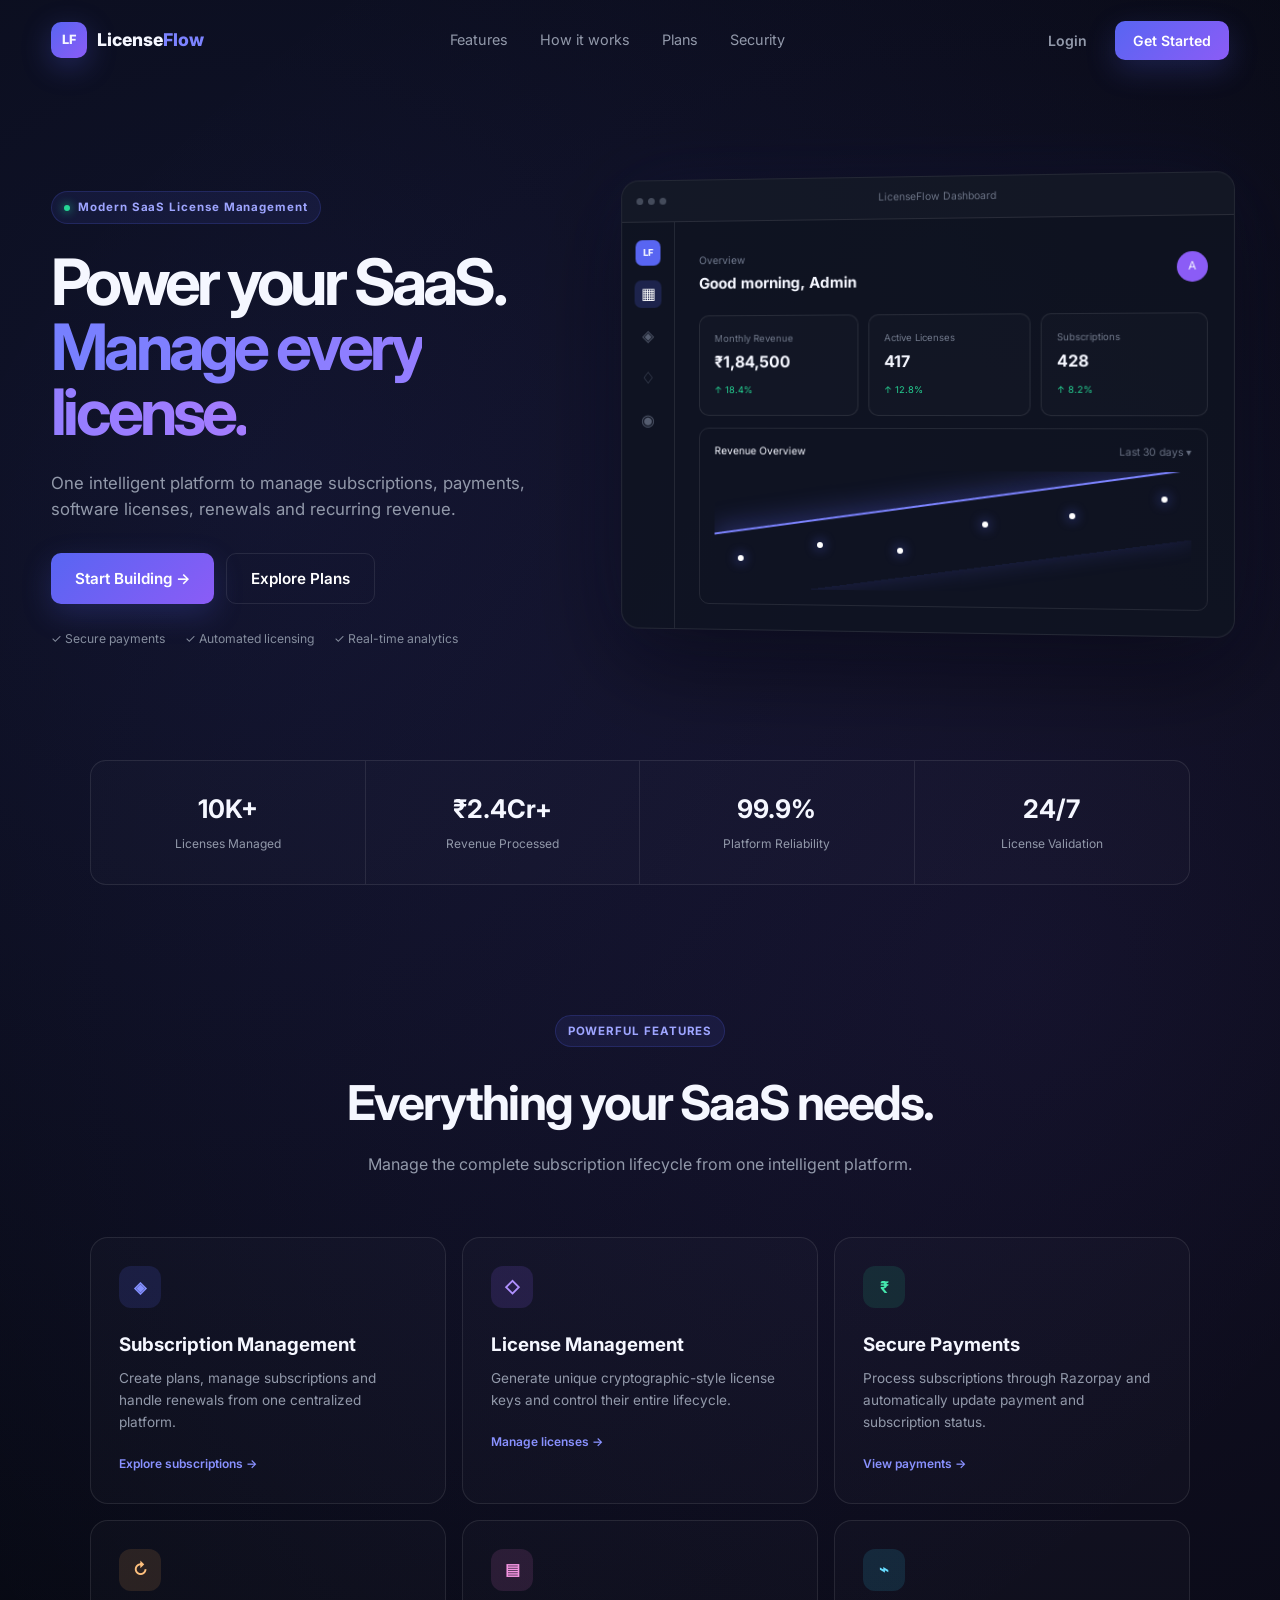
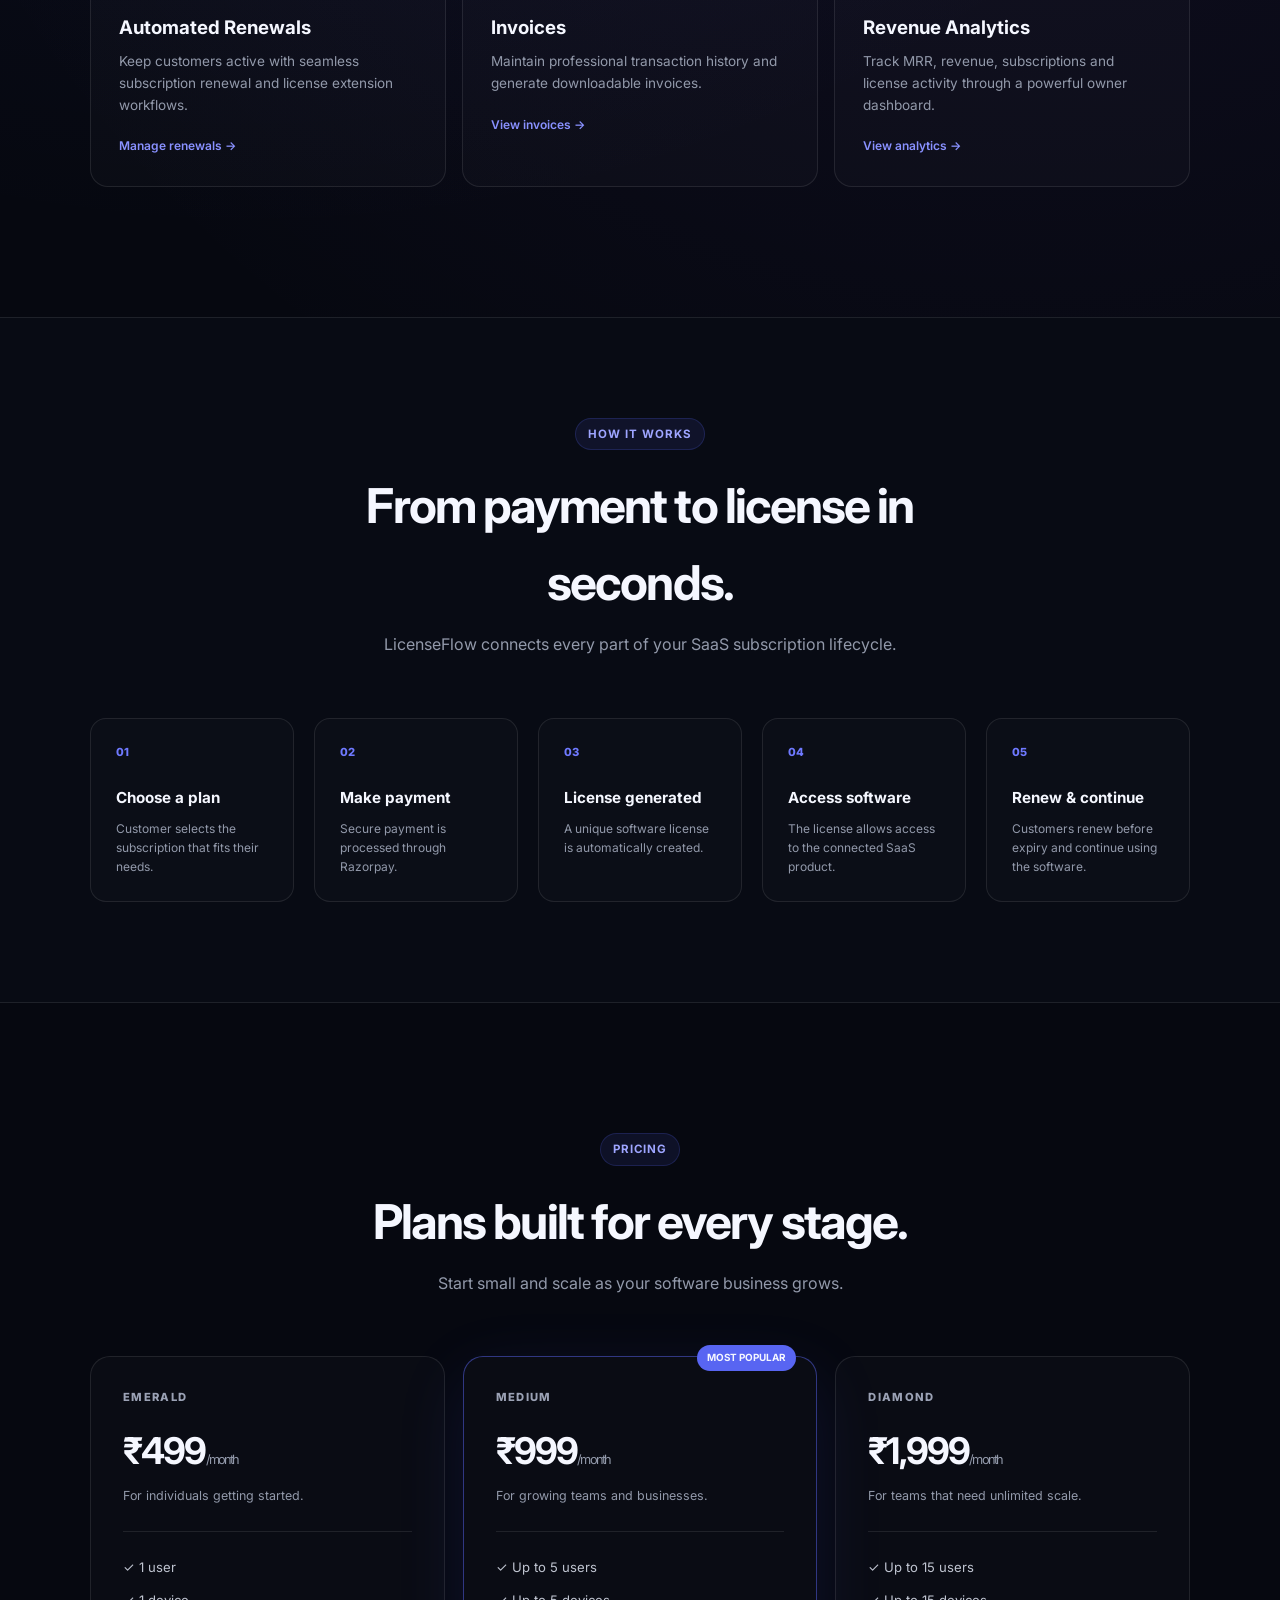
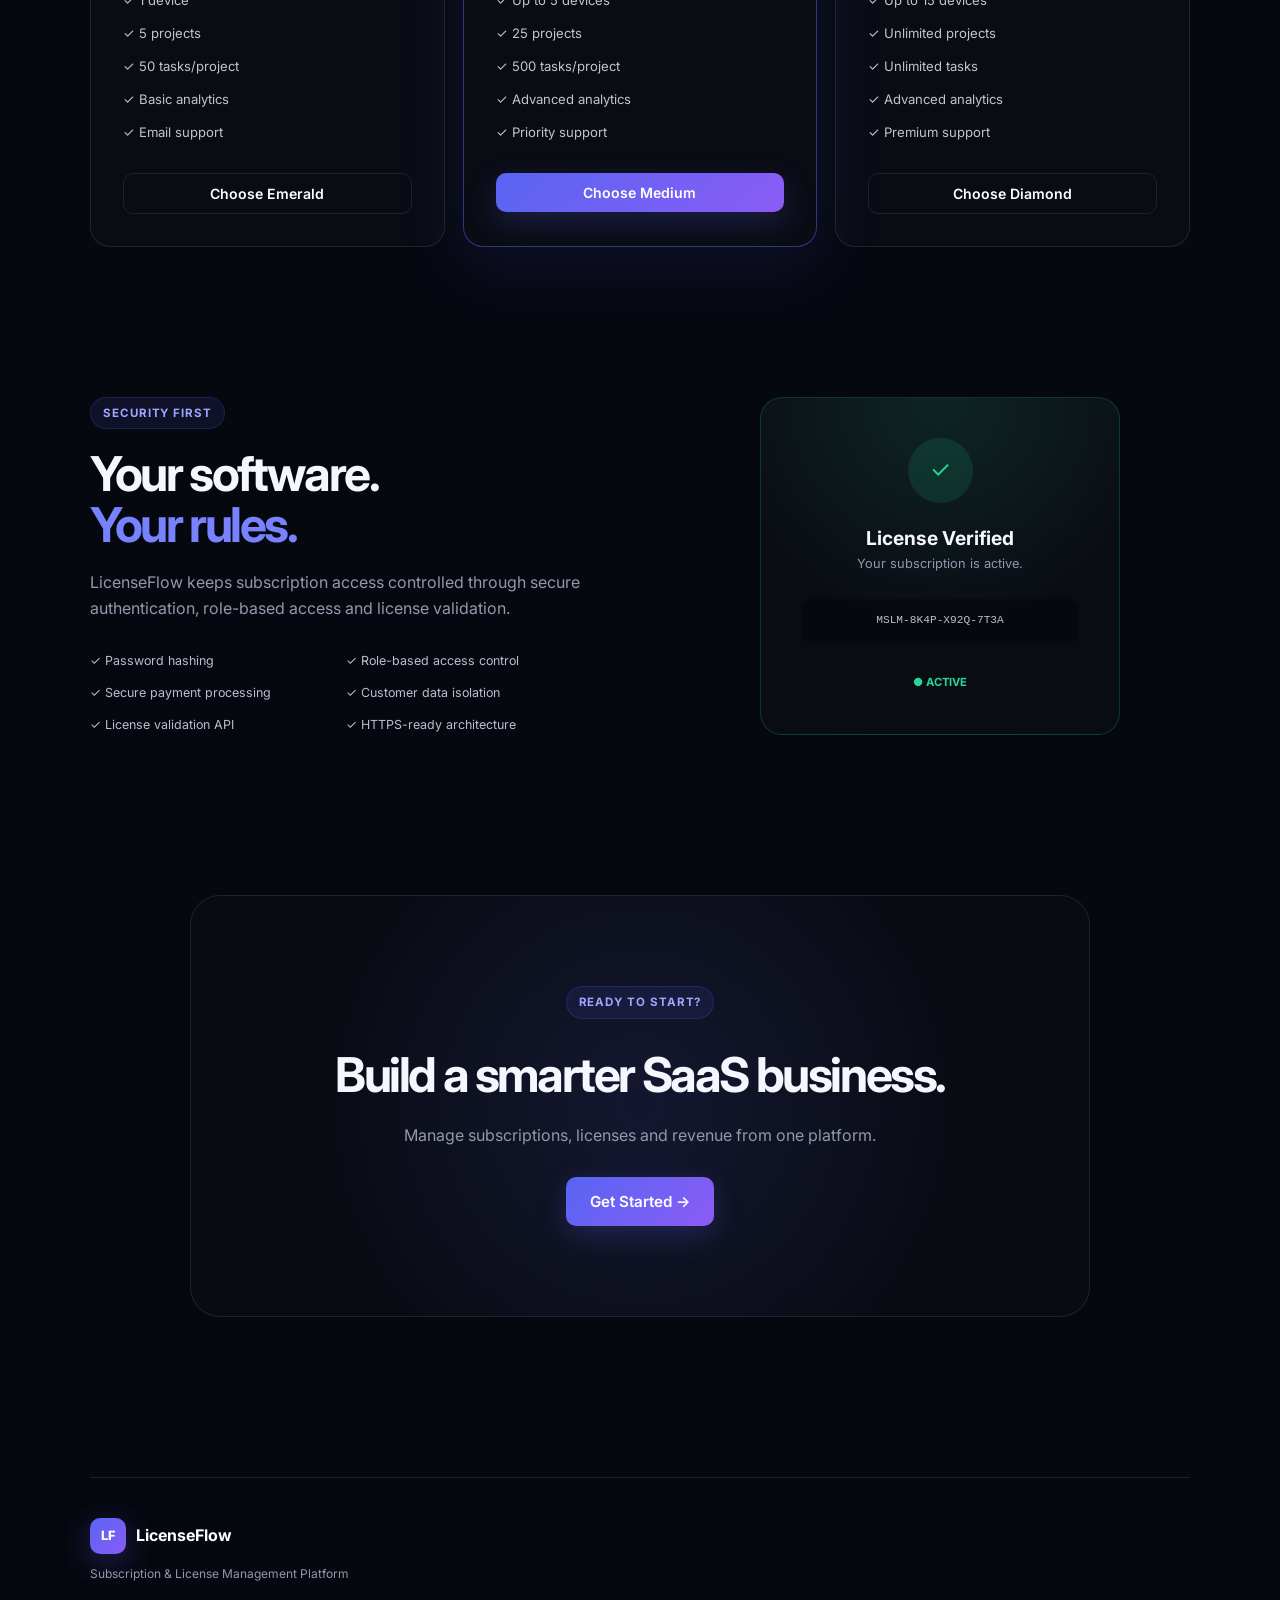
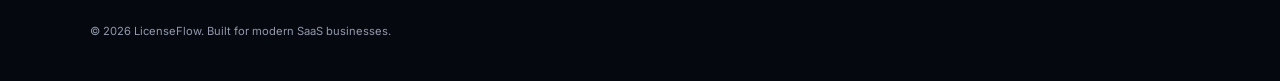
<file: frontend/frontend/index.html>
<!DOCTYPE html>
<html lang="en">
<head>
    <meta charset="UTF-8">
    <meta name="viewport" content="width=device-width, initial-scale=1.0">

    <title>LicenseFlow — SaaS License Management</title>

    <link rel="stylesheet" href="./style.css">

    <link rel="preconnect" href="https://fonts.googleapis.com">
    <link rel="preconnect" href="https://fonts.gstatic.com" crossorigin>
    <link href="https://fonts.googleapis.com/css2?family=Inter:wght@400;500;600;700;800&display=swap" rel="stylesheet">
</head>

<body>

<!-- ================= NAVBAR ================= -->

<header class="navbar">

    <div class="logo">
        <div class="logo-mark">LF</div>
        <span>License<span>Flow</span></span>
    </div>

    <nav>
        <a href="#features">Features</a>
        <a href="#how">How it works</a>
        <a href="#pricing">Plans</a>
        <a href="#security">Security</a>
    </nav>

    <div class="nav-actions">
        <button class="btn btn-ghost" onclick="openLogin()">Login</button>
        <button class="btn btn-primary" onclick="openLogin()">Get Started</button>
    </div>

</header>


<!-- ================= HERO ================= -->

<section class="hero">

    <div class="hero-content">

        <div class="badge">
            <span class="pulse"></span>
            Modern SaaS License Management
        </div>

        <h1>
            Power your SaaS.<br>
            <span>Manage every license.</span>
        </h1>

        <p>
            One intelligent platform to manage subscriptions,
            payments, software licenses, renewals and recurring revenue.
        </p>

        <div class="hero-buttons">

            <button class="btn btn-primary btn-large" onclick="openLogin()">
                Start Building →
            </button>

            <button class="btn btn-outline btn-large" onclick="scrollToPlans()">
                Explore Plans
            </button>

        </div>

        <div class="hero-trust">
            <div>✓ Secure payments</div>
            <div>✓ Automated licensing</div>
            <div>✓ Real-time analytics</div>
        </div>

    </div>


    <!-- Dashboard Preview -->

    <div class="dashboard-preview">

        <div class="window-top">
            <div class="window-dots">
                <span></span>
                <span></span>
                <span></span>
            </div>

            <span class="preview-title">LicenseFlow Dashboard</span>
        </div>

        <div class="preview-body">

            <div class="preview-sidebar">

                <div class="mini-logo">LF</div>

                <div class="mini-nav active">▦</div>
                <div class="mini-nav">◈</div>
                <div class="mini-nav">♢</div>
                <div class="mini-nav">◉</div>

            </div>

            <div class="preview-main">

                <div class="preview-header">
                    <div>
                        <small>Overview</small>
                        <h3>Good morning, Admin</h3>
                    </div>

                    <div class="avatar">A</div>
                </div>

                <div class="stats-grid">

                    <div class="stat-card">
                        <small>Monthly Revenue</small>
                        <strong>₹1,84,500</strong>
                        <span class="positive">↑ 18.4%</span>
                    </div>

                    <div class="stat-card">
                        <small>Active Licenses</small>
                        <strong>417</strong>
                        <span class="positive">↑ 12.8%</span>
                    </div>

                    <div class="stat-card">
                        <small>Subscriptions</small>
                        <strong>428</strong>
                        <span class="positive">↑ 8.2%</span>
                    </div>

                </div>

                <div class="chart-card">

                    <div class="chart-title">
                        <span>Revenue Overview</span>
                        <span class="chart-period">Last 30 days ▾</span>
                    </div>

                    <div class="chart">
                        <div class="chart-line"></div>

                        <div class="chart-point p1"></div>
                        <div class="chart-point p2"></div>
                        <div class="chart-point p3"></div>
                        <div class="chart-point p4"></div>
                        <div class="chart-point p5"></div>
                        <div class="chart-point p6"></div>

                    </div>

                </div>

            </div>

        </div>

    </div>

</section>


<!-- ================= STATS ================= -->

<section class="stats-strip">

    <div>
        <strong>10K+</strong>
        <span>Licenses Managed</span>
    </div>

    <div>
        <strong>₹2.4Cr+</strong>
        <span>Revenue Processed</span>
    </div>

    <div>
        <strong>99.9%</strong>
        <span>Platform Reliability</span>
    </div>

    <div>
        <strong>24/7</strong>
        <span>License Validation</span>
    </div>

</section>


<!-- ================= FEATURES ================= -->

<section class="section" id="features">

    <div class="section-heading">

        <div class="badge">POWERFUL FEATURES</div>

        <h2>Everything your SaaS needs.</h2>

        <p>
            Manage the complete subscription lifecycle from one intelligent platform.
        </p>

    </div>


    <div class="features-grid">

        <div class="feature-card">

            <div class="feature-icon blue">◈</div>

            <h3>Subscription Management</h3>

            <p>
                Create plans, manage subscriptions and handle renewals
                from one centralized platform.
            </p>

            <span class="feature-link">Explore subscriptions →</span>

        </div>


        <div class="feature-card">

            <div class="feature-icon purple">◇</div>

            <h3>License Management</h3>

            <p>
                Generate unique cryptographic-style license keys and
                control their entire lifecycle.
            </p>

            <span class="feature-link">Manage licenses →</span>

        </div>


        <div class="feature-card">

            <div class="feature-icon green">₹</div>

            <h3>Secure Payments</h3>

            <p>
                Process subscriptions through Razorpay and automatically
                update payment and subscription status.
            </p>

            <span class="feature-link">View payments →</span>

        </div>


        <div class="feature-card">

            <div class="feature-icon orange">↻</div>

            <h3>Automated Renewals</h3>

            <p>
                Keep customers active with seamless subscription renewal
                and license extension workflows.
            </p>

            <span class="feature-link">Manage renewals →</span>

        </div>


        <div class="feature-card">

            <div class="feature-icon pink">▤</div>

            <h3>Invoices</h3>

            <p>
                Maintain professional transaction history and generate
                downloadable invoices.
            </p>

            <span class="feature-link">View invoices →</span>

        </div>


        <div class="feature-card">

            <div class="feature-icon cyan">⌁</div>

            <h3>Revenue Analytics</h3>

            <p>
                Track MRR, revenue, subscriptions and license activity
                through a powerful owner dashboard.
            </p>

            <span class="feature-link">View analytics →</span>

        </div>

    </div>

</section>


<!-- ================= HOW IT WORKS ================= -->

<section class="section dark-section" id="how">

    <div class="section-heading">

        <div class="badge">HOW IT WORKS</div>

        <h2>From payment to license in seconds.</h2>

        <p>
            LicenseFlow connects every part of your SaaS subscription lifecycle.
        </p>

    </div>


    <div class="steps">

        <div class="step">
            <div class="step-number">01</div>
            <h3>Choose a plan</h3>
            <p>Customer selects the subscription that fits their needs.</p>
        </div>

        <div class="step">
            <div class="step-number">02</div>
            <h3>Make payment</h3>
            <p>Secure payment is processed through Razorpay.</p>
        </div>

        <div class="step">
            <div class="step-number">03</div>
            <h3>License generated</h3>
            <p>A unique software license is automatically created.</p>
        </div>

        <div class="step">
            <div class="step-number">04</div>
            <h3>Access software</h3>
            <p>The license allows access to the connected SaaS product.</p>
        </div>

        <div class="step">
            <div class="step-number">05</div>
            <h3>Renew & continue</h3>
            <p>Customers renew before expiry and continue using the software.</p>
        </div>

    </div>

</section>


<!-- ================= PRICING ================= -->

<section class="section" id="pricing">

    <div class="section-heading">

        <div class="badge">PRICING</div>

        <h2>Plans built for every stage.</h2>

        <p>
            Start small and scale as your software business grows.
        </p>

    </div>


    <div class="pricing-grid">


        <!-- Emerald -->

        <div class="pricing-card">

            <div class="plan-name">EMERALD</div>

            <h3>₹499<span>/month</span></h3>

            <p>For individuals getting started.</p>

            <div class="plan-line"></div>

            <ul>
                <li>✓ 1 user</li>
                <li>✓ 1 device</li>
                <li>✓ 5 projects</li>
                <li>✓ 50 tasks/project</li>
                <li>✓ Basic analytics</li>
                <li>✓ Email support</li>
            </ul>

            <button class="btn btn-outline btn-block" onclick="selectPlan('Emerald',499)">
                Choose Emerald
            </button>

        </div>


        <!-- Medium -->

        <div class="pricing-card popular">

            <div class="popular-label">MOST POPULAR</div>

            <div class="plan-name">MEDIUM</div>

            <h3>₹999<span>/month</span></h3>

            <p>For growing teams and businesses.</p>

            <div class="plan-line"></div>

            <ul>
                <li>✓ Up to 5 users</li>
                <li>✓ Up to 5 devices</li>
                <li>✓ 25 projects</li>
                <li>✓ 500 tasks/project</li>
                <li>✓ Advanced analytics</li>
                <li>✓ Priority support</li>
            </ul>

            <button class="btn btn-primary btn-block" onclick="selectPlan('Medium',999)">
                Choose Medium
            </button>

        </div>


        <!-- Diamond -->

        <div class="pricing-card">

            <div class="plan-name">DIAMOND</div>

            <h3>₹1,999<span>/month</span></h3>

            <p>For teams that need unlimited scale.</p>

            <div class="plan-line"></div>

            <ul>
                <li>✓ Up to 15 users</li>
                <li>✓ Up to 15 devices</li>
                <li>✓ Unlimited projects</li>
                <li>✓ Unlimited tasks</li>
                <li>✓ Advanced analytics</li>
                <li>✓ Premium support</li>
            </ul>

            <button class="btn btn-outline btn-block" onclick="selectPlan('Diamond',1999)">
                Choose Diamond
            </button>

        </div>

    </div>

</section>


<!-- ================= SECURITY ================= -->

<section class="security" id="security">

    <div class="security-content">

        <div class="badge">SECURITY FIRST</div>

        <h2>Your software.<br><span>Your rules.</span></h2>

        <p>
            LicenseFlow keeps subscription access controlled through
            secure authentication, role-based access and license validation.
        </p>

        <div class="security-items">

            <div>✓ Password hashing</div>
            <div>✓ Role-based access control</div>
            <div>✓ Secure payment processing</div>
            <div>✓ Customer data isolation</div>
            <div>✓ License validation API</div>
            <div>✓ HTTPS-ready architecture</div>

        </div>

    </div>

    <div class="security-visual">

        <div class="security-card">

            <div class="shield">✓</div>

            <h3>License Verified</h3>

            <p>Your subscription is active.</p>

            <div class="verified-key">
                MSLM-8K4P-X92Q-7T3A
            </div>

            <span class="verified">● ACTIVE</span>

        </div>

    </div>

</section>


<!-- ================= CTA ================= -->

<section class="cta">

    <div class="badge">READY TO START?</div>

    <h2>Build a smarter SaaS business.</h2>

    <p>
        Manage subscriptions, licenses and revenue from one platform.
    </p>

    <button class="btn btn-primary btn-large" onclick="openLogin()">
        Get Started →
    </button>

</section>


<!-- ================= FOOTER ================= -->

<footer>

    <div class="footer-logo">
        <div class="logo-mark">LF</div>
        LicenseFlow
    </div>

    <p>Subscription & License Management Platform</p>

    <div class="footer-bottom">
        © 2026 LicenseFlow. Built for modern SaaS businesses.
    </div>

</footer>


<!-- ================= LOGIN MODAL ================= -->

<div class="modal-overlay" id="loginModal">

    <div class="modal">

        <button class="modal-close" onclick="closeLogin()">×</button>

        <div class="logo modal-logo">
            <div class="logo-mark">LF</div>
            LicenseFlow
        </div>

        <h2>Welcome back</h2>

        <p>Choose how you want to enter LicenseFlow.</p>

       <div id="portalSelection">

    <button class="login-option" onclick="showLoginForm('customer')">
        <div class="option-icon blue">◉</div>
        <div>
            <strong>Customer Portal</strong>
            <small>Manage your subscription & license</small>
        </div>
        <span>→</span>
    </button>

    <button class="login-option" onclick="showLoginForm('owner')">
        <div class="option-icon purple">◆</div>
        <div>
            <strong>Owner / Admin</strong>
            <small>Manage your SaaS business</small>
        </div>
        <span>→</span>
    </button>

</div>

<div id="credentialForm" style="display:none;">

    <p id="selectedPortal" style="margin-bottom:20px;">
        Sign in to your account
    </p>

    <form id="loginForm">

        <div class="form-group">
            <label for="loginUsername">Username or Email</label>

            <input
                type="text"
                id="loginUsername"
                placeholder="Enter username or email"
                autocomplete="username"
                required
            >
        </div>

        <div class="form-group">
            <label for="loginPassword">Password</label>

            <input
                type="password"
                id="loginPassword"
                placeholder="Enter password"
                autocomplete="current-password"
                required
            >
        </div>

        <p id="loginError"
           style="display:none;color:#ff6b6b;margin-bottom:12px;">
        </p>

        <button
            type="submit"
            class="btn btn-primary"
            id="loginSubmitBtn"
            style="width:100%;">
            Sign In
        </button>

        <button
            type="button"
            class="btn btn-ghost"
            onclick="backToPortalSelection()"
            style="width:100%;margin-top:10px;">
            ← Back
        </button>

    </form>

</div>

    </div>

</div>


<script src="./api.js"></script>
<script src="./app.js"></script>

</body>
</html>
</file>
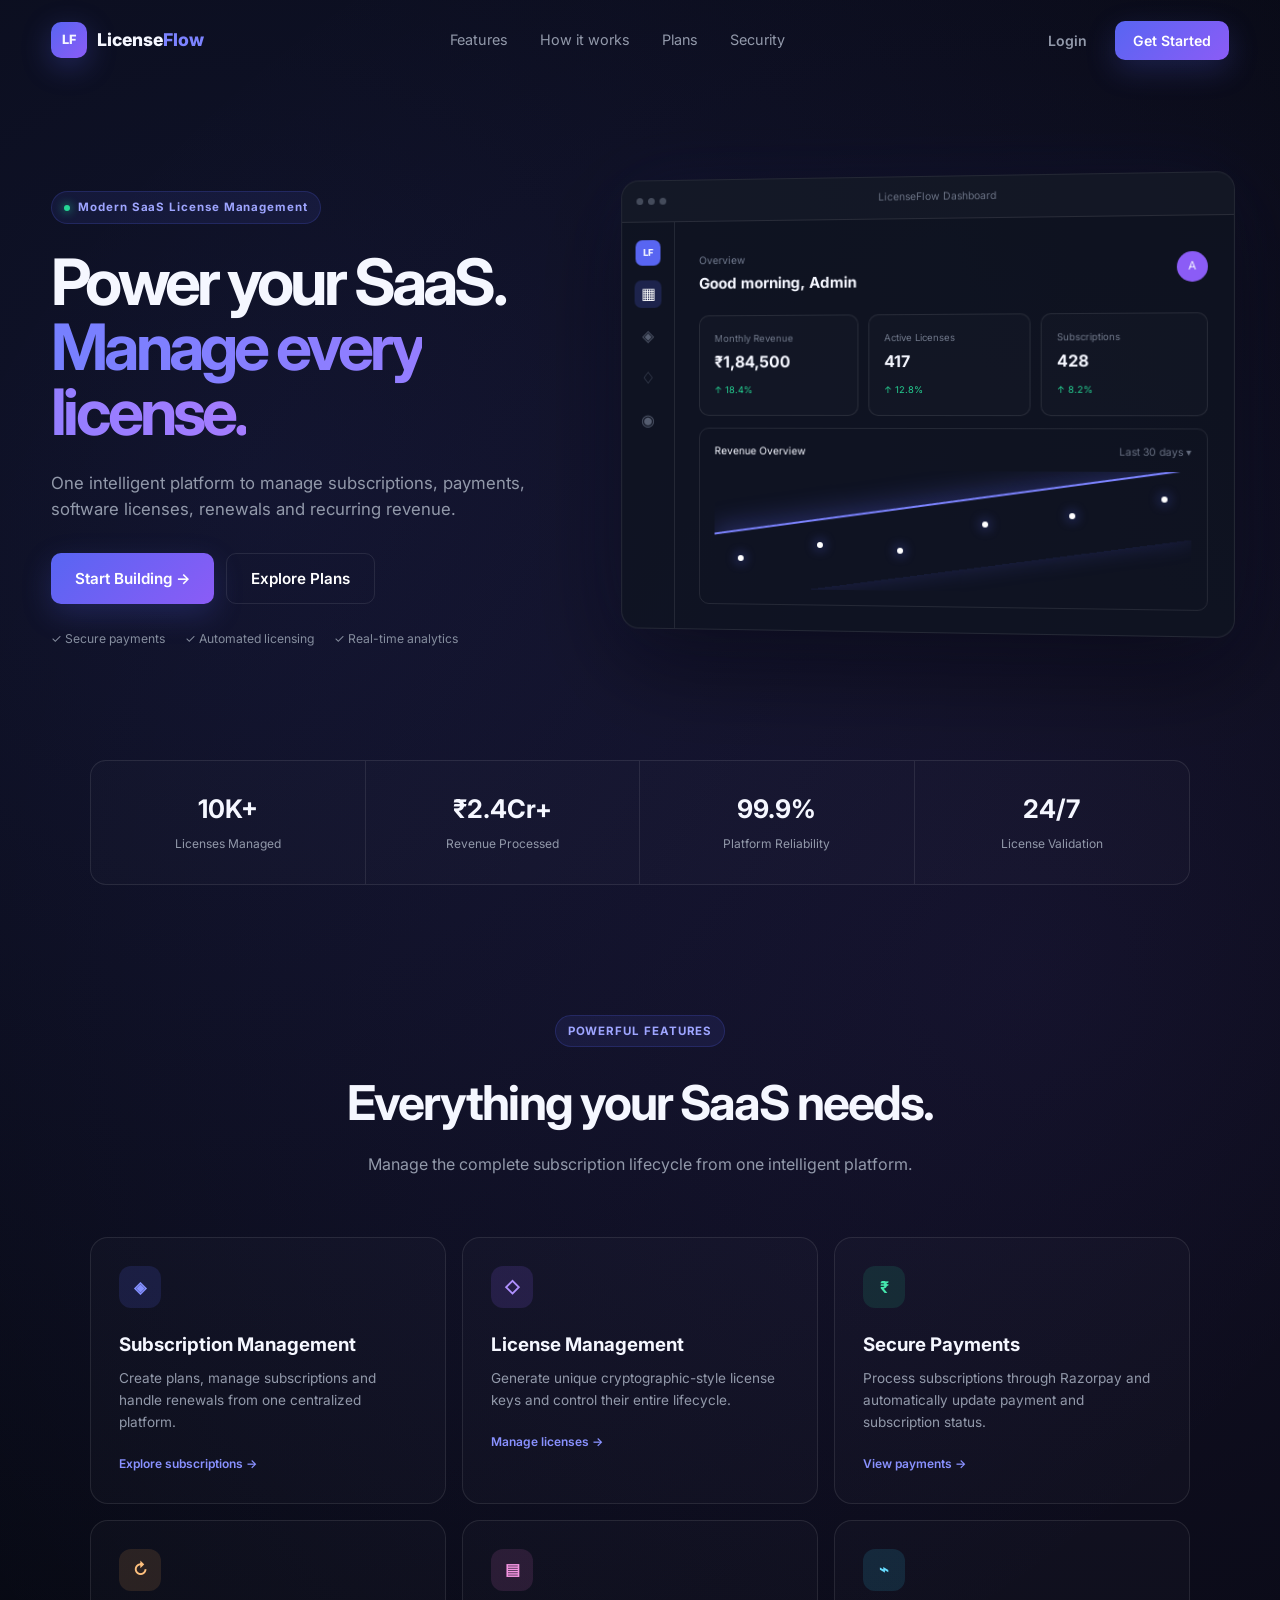
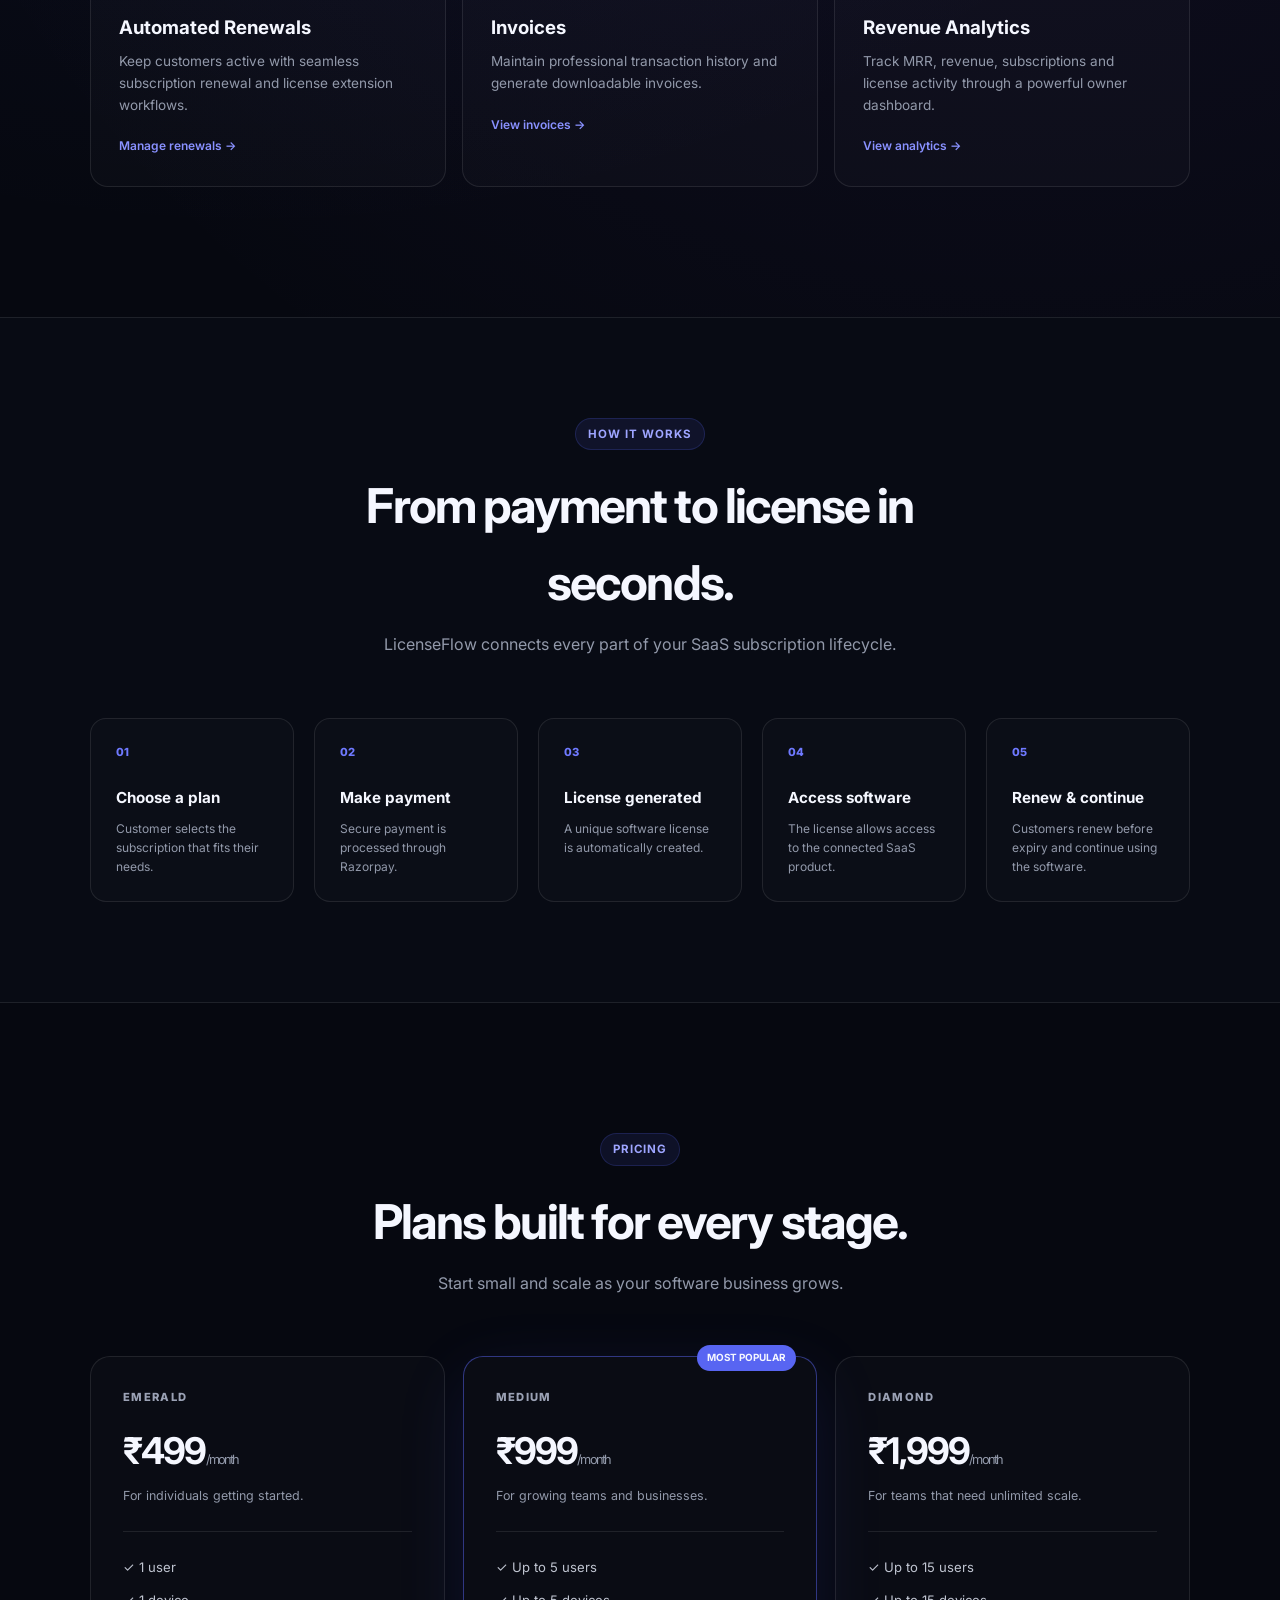
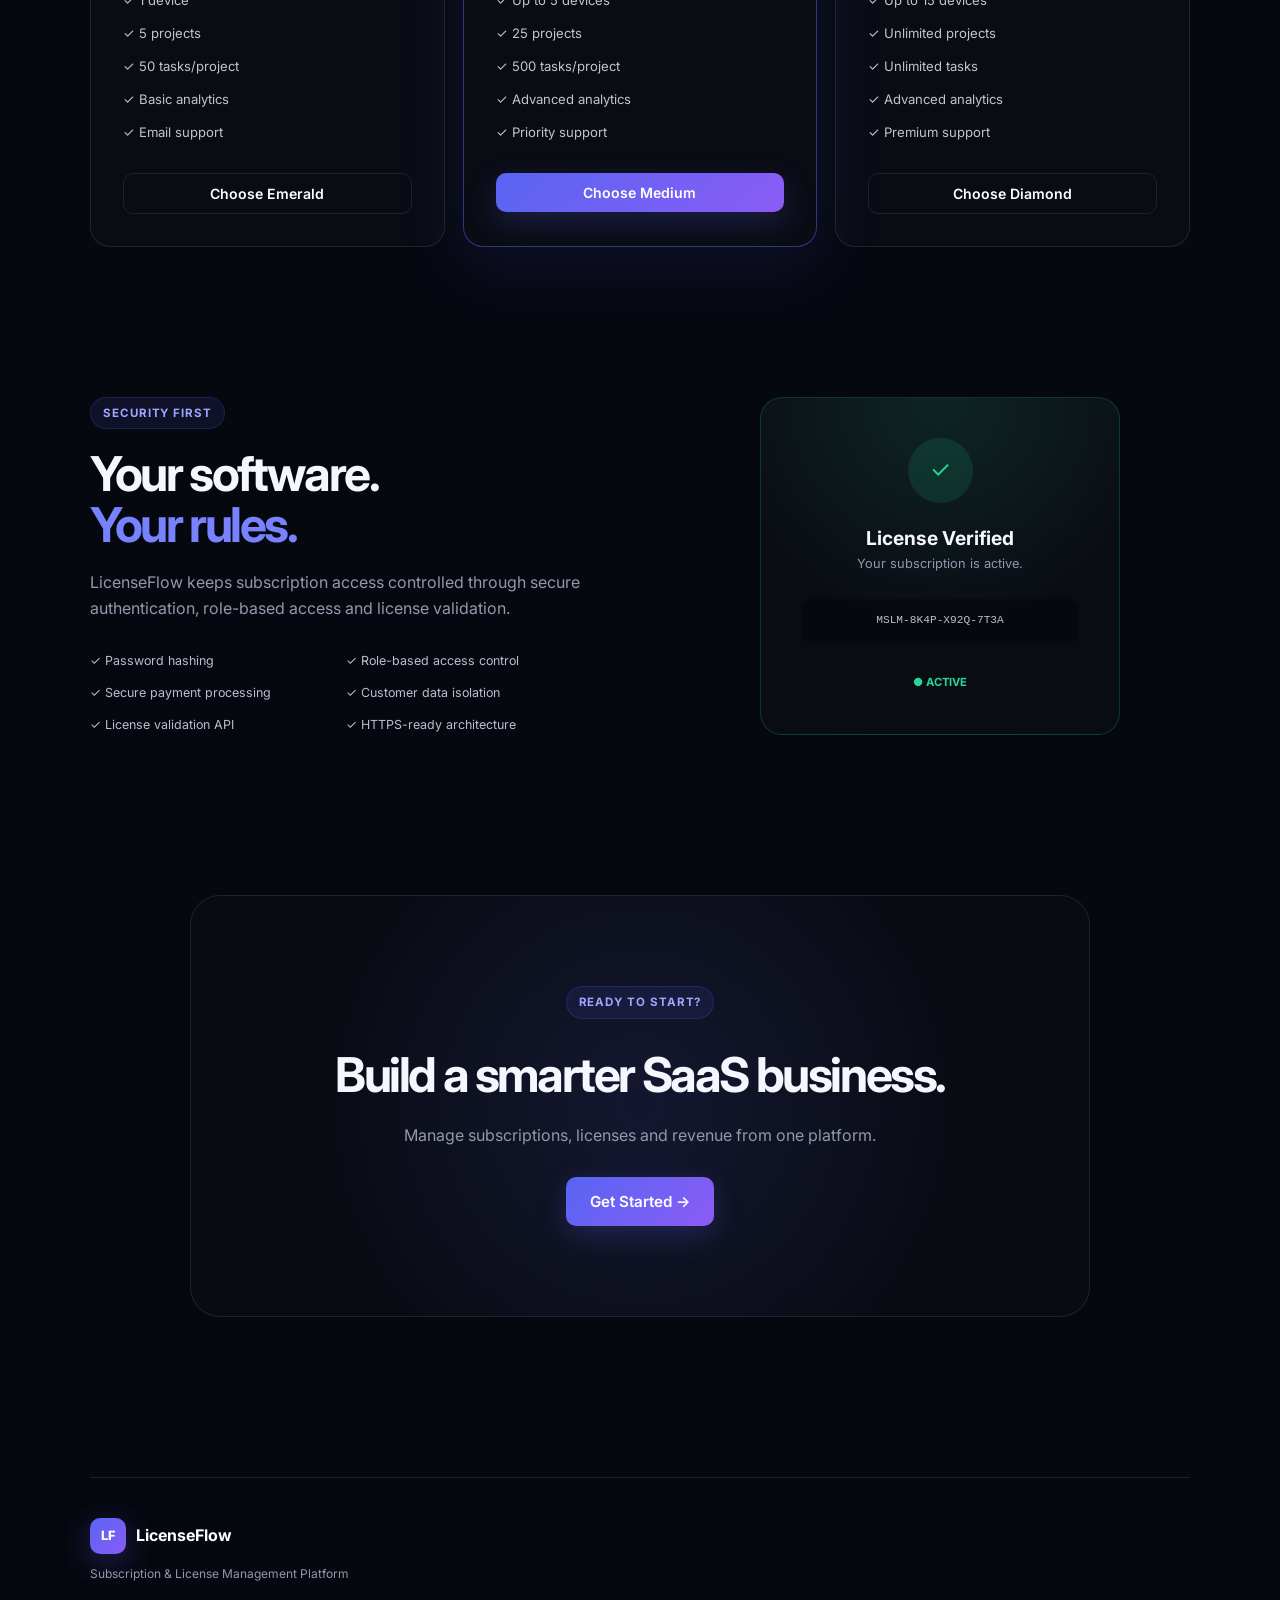
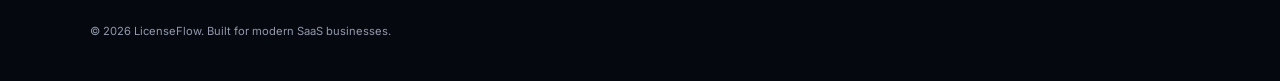
<file: frontend/frontend/admin (4).html>
<!DOCTYPE html>
<html lang="en">

<head>

    <meta charset="UTF-8">

    <meta
        name="viewport"
        content="width=device-width, initial-scale=1.0">

    <title>LicenseFlow — Owner Dashboard</title>

    <link rel="stylesheet" href="./style.css">

    <style>

        /* =====================================================
           OWNER DASHBOARD
           ===================================================== */

        .owner-app {
            min-height: 100vh;
            display: flex;
        }

        .owner-sidebar {
            width: 245px;
            min-height: 100vh;
            position: fixed;
            left: 0;
            top: 0;
            padding: 25px 16px;
            border-right: 1px solid var(--border);
            background: rgba(7,10,18,.97);
            z-index: 50;
        }

        .owner-logo {
            padding: 0 12px 28px;
        }

        .owner-section {
            margin: 22px 10px 9px;
            color: #596174;
            font-size: .62rem;
            font-weight: 700;
            letter-spacing: .12em;
        }

        .owner-link {
            width: 100%;
            display: flex;
            align-items: center;
            gap: 12px;
            padding: 11px 13px;
            margin: 3px 0;
            border: 0;
            border-radius: 9px;
            background: transparent;
            color: #8991a3;
            text-align: left;
            font-size: .8rem;
            cursor: pointer;
            transition: .2s;
        }

        .owner-link:hover,
        .owner-link.active {
            color: white;
            background: rgba(88,101,242,.13);
        }

        .owner-icon {
            width: 24px;
            text-align: center;
        }

        .owner-main {
            width: calc(100% - 245px);
            margin-left: 245px;
            padding: 30px 40px 60px;
        }

        /* TOP BAR */

        .owner-topbar {
            display: flex;
            justify-content: space-between;
            align-items: center;
            margin-bottom: 30px;
        }

        .owner-topbar h1 {
            font-size: 1.6rem;
            letter-spacing: -.04em;
        }

        .owner-topbar p {
            margin-top: 4px;
            color: var(--muted);
            font-size: .78rem;
        }

        .owner-actions {
            display: flex;
            gap: 10px;
        }

        .notification {
            width: 40px;
            height: 40px;
            border: 1px solid var(--border);
            border-radius: 10px;
            background: rgba(255,255,255,.02);
            color: white;
            cursor: pointer;
        }

        /* STATS */

        .owner-stats {
            display: grid;
            grid-template-columns: repeat(4,1fr);
            gap: 14px;
            margin-bottom: 18px;
        }

        .owner-stat {
            position: relative;
            padding: 21px;
            border: 1px solid var(--border);
            border-radius: 15px;
            background: rgba(255,255,255,.018);
            overflow: hidden;
        }

        .owner-stat-top {
            display: flex;
            align-items: center;
            justify-content: space-between;
        }

        .owner-stat small {
            color: var(--muted);
            font-size: .65rem;
        }

        .owner-stat-icon {
            width: 31px;
            height: 31px;
            display: grid;
            place-items: center;
            border-radius: 8px;
            background: rgba(88,101,242,.1);
            color: #8991ff;
        }

        .owner-stat h2 {
            margin-top: 11px;
            font-size: 1.55rem;
            letter-spacing: -.04em;
        }

        .stat-change {
            margin-top: 5px;
            font-size: .61rem;
        }

        .up {
            color: var(--green);
        }

        /* MAIN GRID */

        .owner-grid {
            display: grid;
            grid-template-columns: 1.5fr .5fr;
            gap: 16px;
        }

        .owner-panel {
            padding: 23px;
            border: 1px solid var(--border);
            border-radius: 15px;
            background: rgba(255,255,255,.018);
        }

        .owner-panel-header {
            display: flex;
            align-items: center;
            justify-content: space-between;
            margin-bottom: 20px;
        }

        .owner-panel-header h3 {
            font-size: .92rem;
        }

        .owner-panel-header span {
            color: #7d86ff;
            font-size: .67rem;
            cursor: pointer;
        }

        /* CHART */

        .chart-wrapper {
            height: 270px;
            position: relative;
            padding: 10px 5px 30px;
        }

        .chart-grid {
            position: absolute;
            inset: 10px 0 30px;
            display: flex;
            flex-direction: column;
            justify-content: space-between;
        }

        .chart-grid-line {
            width: 100%;
            border-top: 1px dashed rgba(255,255,255,.06);
        }

        .bar-chart {
            position: absolute;
            inset: 15px 0 30px 40px;
            display: flex;
            align-items: flex-end;
            justify-content: space-around;
            gap: 10px;
        }

        .bar-group {
            height: 100%;
            flex: 1;
            max-width: 48px;
            display: flex;
            flex-direction: column;
            justify-content: flex-end;
            align-items: center;
            gap: 8px;
        }

        .bar {
            width: 100%;
            min-height: 8px;
            border-radius: 6px 6px 2px 2px;
            background: linear-gradient(
                to top,
                #5865f2,
                #8c79ff
            );
            opacity: .8;
        }

        .bar-label {
            color: #596174;
            font-size: .57rem;
        }

        /* PERIODS */

        .periods {
            display: flex;
            gap: 4px;
        }

        .period {
            border: 0;
            border-radius: 6px;
            padding: 6px 9px;
            background: transparent;
            color: #666f82;
            font-size: .6rem;
            cursor: pointer;
        }

        .period.active {
            background: rgba(88,101,242,.13);
            color: #9da4ff;
        }

        /* DISTRIBUTION */

        .distribution {
            display: flex;
            align-items: center;
            gap: 25px;
        }

        .donut {
            width: 145px;
            height: 145px;
            flex-shrink: 0;
            border-radius: 50%;
            background:
                conic-gradient(
                    #5865f2 0 55%,
                    #8b5cf6 55% 81%,
                    #25d695 81% 100%
                );
            display: grid;
            place-items: center;
        }

        .donut-inner {
            width: 91px;
            height: 91px;
            border-radius: 50%;
            display: grid;
            place-items: center;
            background: #0e1320;
            text-align: center;
        }

        .donut-inner strong {
            display: block;
            font-size: 1.2rem;
        }

        .donut-inner span {
            color: var(--muted);
            font-size: .55rem;
        }

        .legend {
            display: grid;
            gap: 14px;
        }

        .legend-row {
            display: flex;
            align-items: center;
            gap: 8px;
            font-size: .68rem;
        }

        .legend-dot {
            width: 8px;
            height: 8px;
            border-radius: 50%;
        }

        /* TABLE */

        .table-panel {
            margin-top: 16px;
        }

        .table-scroll {
            overflow-x: auto;
        }

        .customer-table {
            width: 100%;
            border-collapse: collapse;
        }

        .customer-table th {
            padding: 11px 8px;
            text-align: left;
            color: #5e6678;
            border-bottom: 1px solid var(--border);
            font-size: .6rem;
        }

        .customer-table td {
            padding: 14px 8px;
            border-bottom: 1px solid rgba(255,255,255,.045);
            font-size: .68rem;
        }

        .customer-name {
            display: flex;
            align-items: center;
            gap: 9px;
        }

        .customer-avatar {
            width: 28px;
            height: 28px;
            display: grid;
            place-items: center;
            border-radius: 8px;
            background: rgba(88,101,242,.15);
            color: #a0a6ff;
            font-size: .62rem;
            font-weight: 700;
        }

        .customer-name strong {
            display: block;
        }

        .customer-name span {
            color: #60697b;
            font-size: .55rem;
        }

        .plan-pill {
            display: inline-block;
            padding: 4px 7px;
            border-radius: 5px;
            background: rgba(88,101,242,.1);
            color: #929aff;
            font-size: .55rem;
        }

        .status-pill {
            display: inline-block;
            padding: 4px 7px;
            border-radius: 5px;
            font-size: .55rem;
        }

        .status-active {
            background: rgba(37,214,149,.08);
            color: #25d695;
        }

        .status-expired {
            background: rgba(255,113,128,.08);
            color: #ff7d8b;
        }

        .more {
            border: 0;
            background: none;
            color: #697286;
            cursor: pointer;
        }

        /* QUICK ACTIONS */

        .quick-actions {
            display: grid;
            gap: 8px;
        }

        .quick-action {
            width: 100%;
            padding: 12px;
            display: flex;
            align-items: center;
            gap: 11px;
            border: 1px solid var(--border);
            border-radius: 9px;
            background: rgba(255,255,255,.015);
            color: #c6cad4;
            text-align: left;
            cursor: pointer;
        }

        .quick-action-icon {
            width: 30px;
            height: 30px;
            display: grid;
            place-items: center;
            border-radius: 8px;
            background: rgba(88,101,242,.1);
            color: #8991ff;
        }

        .quick-action strong {
            display: block;
            font-size: .67rem;
        }

        .quick-action span {
            color: #60697b;
            font-size: .55rem;
        }

        /* ACTIVITY */

        .activity {
            display: grid;
            gap: 17px;
        }

        .activity-item {
            display: flex;
            gap: 11px;
        }

        .activity-icon {
            width: 28px;
            height: 28px;
            display: grid;
            place-items: center;
            border-radius: 8px;
            background: rgba(37,214,149,.09);
            color: #25d695;
        }

        .activity-item strong {
            display: block;
            font-size: .65rem;
        }

        .activity-item span {
            color: #626b7d;
            font-size: .55rem;
        }


        /* =====================================================
           MODALS
           ===================================================== */

        .owner-modal {
            position: fixed;
            inset: 0;
            background: rgba(0,0,0,.72);
            backdrop-filter: blur(10px);
            display: none;
            align-items: center;
            justify-content: center;
            z-index: 9999;
            padding: 25px;
        }

        .owner-modal.show {
            display: flex;
        }

        .owner-modal-content {
    width: min(900px, 100%);
    max-height: 85vh;
    overflow-y: auto;

    background: #10131a;

    border: 1px solid #242936;

    border-radius: 18px;

    padding: 28px;

    box-shadow: 0 30px 80px rgba(0,0,0,.55);

    box-sizing: border-box;

    position: relative;
}
        .owner-modal-header {
            display: flex;
            justify-content: space-between;
            align-items: flex-start;
            margin-bottom: 25px;
        }

        .owner-modal-header small {
            color: #727b8e;
            font-size: 11px;
            letter-spacing: 1.5px;
        }

        .owner-modal-header h2 {
            margin-top: 5px;
            font-size: 28px;
        }

        .owner-modal-close {
            border: none;
            background: #1b202b;
            color: white;
            width: 38px;
            height: 38px;
            border-radius: 10px;
            font-size: 22px;
            cursor: pointer;
        }


        /* =====================================================
           CUSTOMER MANAGEMENT
           ===================================================== */

        .customer-management-search {
            display: flex;
            gap: 12px;
            margin-bottom: 22px;
        }

        .customer-management-search input {
            flex: 1;
            background: #171b24;
            border: 1px solid #292f3c;
            color: white;
            border-radius: 10px;
            padding: 13px 15px;
            outline: none;
        }

        .customer-management-list {
    display: flex !important;
    flex-direction: column !important;
    gap: 10px !important;
    width: 100% !important;
    max-width: 100% !important;
    position: static !important;
    box-sizing: border-box !important;
}

        .management-customer {
    display: grid;

    grid-template-columns:
        45px
        minmax(160px, 1fr)
        130px
        100px
        70px;

    align-items: center;

    width: 100% !important;
    max-width: 100% !important;

    box-sizing: border-box;

    padding: 14px 16px;

    background: #171b24;

    border: 1px solid #292f3c;

    border-radius: 12px;
}

        .management-avatar {
            width: 40px;
            height: 40px;
            display: grid;
            place-items: center;
            border-radius: 10px;
            background: #242b3a;
            color: #8ca2ff;
            font-weight: 700;
        }

        .management-info {
            display: flex;
            flex-direction: column;
            gap: 4px;
        }

        .management-info strong {
            font-size: 14px;
        }

        .management-info span {
            color: #727b8e;
            font-size: 12px;
        }

        .management-plan {
            display: flex;
            flex-direction: column;
            gap: 4px;
        }

        .management-plan strong {
            font-size: 13px;
        }

        .management-plan span {
            color: #727b8e;
            font-size: 11px;
        }

        .management-status {
            font-size: 10px;
            font-weight: 700;
            letter-spacing: .5px;
        }

        .management-status.active {
            color: #25d695;
        }

        .management-view {
            border: 1px solid #303747;
            background: transparent;
            color: white;
            padding: 7px 10px;
            border-radius: 8px;
            cursor: pointer;
        }


        /* =====================================================
           CUSTOMER PROFILE
           ===================================================== */

        .customer-profile-modal {
            max-width: 800px;
        }

        .profile-overview {
            display: flex;
            align-items: center;
            gap: 15px;
            padding: 20px;
            background: #151922;
            border: 1px solid #252b37;
            border-radius: 14px;
        }

        .profile-avatar {
            width: 55px;
            height: 55px;
            display: grid;
            place-items: center;
            border-radius: 14px;
            background: #252d3d;
            color: #8da3ff;
            font-size: 18px;
            font-weight: 800;
        }

        .profile-overview h3 {
            margin: 0 0 4px;
        }

        .profile-overview p {
            margin: 0;
            color: #727b8e;
            font-size: 13px;
        }

        .profile-overview .management-status {
            margin-left: auto;
        }

        .profile-section {
            background: #151922;
            border: 1px solid #252b37;
            border-radius: 14px;
            padding: 20px;
            margin-top: 15px;
        }

        .profile-section-title {
            font-size: 12px;
            font-weight: 700;
            color: #8b94a7;
            text-transform: uppercase;
            letter-spacing: 1px;
            margin-bottom: 18px;
        }

        .profile-grid {
            display: grid;
            grid-template-columns: repeat(4,1fr);
            gap: 15px;
        }

        .profile-grid div {
            display: flex;
            flex-direction: column;
            gap: 7px;
        }

        .profile-grid small,
        .license-profile-box small {
            color: #687184;
            font-size: 10px;
            letter-spacing: 1px;
        }

        .profile-grid strong {
            font-size: 14px;
        }

        .license-profile-box {
            display: flex;
            justify-content: space-between;
            align-items: center;
        }

        .license-profile-box div {
            display: flex;
            flex-direction: column;
            gap: 8px;
        }

        .license-profile-box strong {
            font-family: monospace;
            font-size: 13px;
        }

        .profile-actions {
            display: flex;
            justify-content: flex-end;
            gap: 10px;
            margin-top: 20px;
        }

        .profile-action {
            border: none;
            border-radius: 9px;
            padding: 11px 16px;
            cursor: pointer;
            color: white;
            font-weight: 600;
        }

        .profile-action.warning {
            background: #8a641b;
        }

        .profile-action.danger {
            background: #8b2938;
        }


        /* =====================================================
           LICENSE MANAGEMENT
           ===================================================== */

        .license-modal {
            width: min(1100px, 100%);
        }

        .license-toolbar {
            display: flex;
            gap: 12px;
            margin-bottom: 18px;
        }

        .license-toolbar input {
            flex: 1;
            background: #171b24;
            border: 1px solid #292f3c;
            color: white;
            border-radius: 10px;
            padding: 13px 15px;
            outline: none;
        }

        .license-toolbar select {
            background: #171b24;
            border: 1px solid #292f3c;
            color: white;
            border-radius: 10px;
            padding: 0 14px;
            outline: none;
        }

        .license-mini-stats {
            display: grid;
            grid-template-columns: repeat(4,1fr);
            gap: 10px;
            margin-bottom: 20px;
        }

        .license-mini-stats > div {
            background: #151922;
            border: 1px solid #252b37;
            border-radius: 12px;
            padding: 15px;
        }

        .license-mini-stats small {
            display: block;
            color: #697286;
            font-size: 9px;
            letter-spacing: 1px;
            margin-bottom: 7px;
        }

        .license-mini-stats strong {
            font-size: 20px;
        }

        .license-table-wrapper {
            overflow-x: auto;
            border: 1px solid #252b37;
            border-radius: 13px;
        }

        .license-table {
            width: 100%;
            border-collapse: collapse;
            min-width: 850px;
        }

        .license-table th {
            background: #151922;
            color: #6f788b;
            font-size: 9px;
            letter-spacing: 1px;
            text-align: left;
            padding: 14px;
        }

        .license-table td {
            border-top: 1px solid #242936;
            padding: 14px;
            font-size: 12px;
        }

        .license-table td code {
            color: #8da3ff;
            font-family: monospace;
            font-size: 10px;
        }

        .license-table td strong {
            display: block;
        }

        .license-table td small {
            display: block;
            color: #687184;
            font-size: 10px;
            margin-top: 3px;
        }

        .license-badge {
            display: inline-block;
            padding: 5px 8px;
            border-radius: 6px;
            font-size: 9px;
            font-weight: 700;
        }

        .license-badge.active {
            background: rgba(37,214,149,.1);
            color: #25d695;
        }

        .license-badge.suspended {
            background: rgba(245,180,55,.1);
            color: #f5b437;
        }

        .license-badge.revoked {
            background: rgba(255,89,109,.1);
            color: #ff596d;
        }

        .license-badge.expired {
            background: rgba(140,148,167,.1);
            color: #8c94a7;
        }

        .license-view-btn {
            background: transparent;
            border: 1px solid #303747;
            color: white;
            border-radius: 7px;
            padding: 7px 11px;
            cursor: pointer;
        }

        .license-view-btn:hover {
            background: #252b38;
        }


        /* =====================================================
           RESPONSIVE
           ===================================================== */

        @media(max-width:1100px) {

            .owner-sidebar {
                width: 70px;
            }

            .owner-sidebar .logo span,
            .owner-section,
            .owner-link span:not(.owner-icon) {
                display: none;
            }

            .owner-main {
                width: calc(100% - 70px);
                margin-left: 70px;
                padding: 25px;
            }

            .owner-stats {
                grid-template-columns: repeat(2,1fr);
            }

            .owner-grid {
                grid-template-columns: 1fr;
            }
        }

        @media(max-width:700px) {

            .license-toolbar {
                flex-direction: column;
            }

            .license-toolbar select {
                height: 42px;
            }

            .license-mini-stats {
                grid-template-columns: 1fr 1fr;
            }

            .management-customer {
                grid-template-columns: 40px 1fr;
            }

            .management-plan,
            .management-status,
            .management-view {
                grid-column: 2;
            }
        }

        @media(max-width:650px) {

            .owner-main {
                padding: 18px 12px;
            }

            .owner-stats {
                grid-template-columns: 1fr 1fr;
                gap: 8px;
            }

            .owner-stat {
                padding: 15px;
            }

            .owner-stat h2 {
                font-size: 1.15rem;
            }

            .owner-topbar h1 {
                font-size: 1.2rem;
            }

            .periods {
                display: none;
            }

            .profile-grid {
                grid-template-columns: 1fr 1fr;
            }

            .profile-overview {
                flex-wrap: wrap;
            }

            .profile-overview .management-status {
                margin-left: 0;
            }

            .license-profile-box {
                flex-direction: column;
                align-items: flex-start;
                gap: 15px;
            }
        }

        /* =========================================================
   REVENUE MODULE
   ========================================================= */

.revenue-modal {
    width: min(1100px, calc(100vw - 40px)) !important;
    max-width: 1100px !important;
    box-sizing: border-box;
    overflow-x: hidden;
}
.revenue-modal .revenue-grid {
    width: 100%;
    min-width: 0;
    box-sizing: border-box;
}

.revenue-modal .revenue-panel {
    min-width: 0;
    box-sizing: border-box;
}

.revenue-modal .revenue-summary {
    width: 100%;
    box-sizing: border-box;
}
.revenue-summary {
    display: grid;
    grid-template-columns: repeat(4, 1fr);
    gap: 12px;
    margin-bottom: 18px;
}

.revenue-stat {
    background: #151922;
    border: 1px solid #252b37;
    border-radius: 13px;
    padding: 18px;
}

.revenue-stat span {
    display: block;
    color: #747d90;
    font-size: 10px;
    margin-bottom: 9px;
}

.revenue-stat strong {
    display: block;
    font-size: 21px;
    margin-bottom: 7px;
}

.revenue-stat small {
    color: #687184;
    font-size: 10px;
}

.revenue-positive {
    color: #25d695 !important;
}

.revenue-grid {
    display: grid;
    grid-template-columns: 1.5fr 1fr;
    gap: 15px;
    margin-bottom: 15px;
}

.revenue-panel {
    background: #151922;
    border: 1px solid #252b37;
    border-radius: 14px;
    padding: 20px;
}

.revenue-panel-header {
    display: flex;
    align-items: center;
    justify-content: space-between;
    margin-bottom: 20px;
}

.revenue-panel-header h3 {
    font-size: 14px;
    margin-bottom: 5px;
}

.revenue-panel-header span {
    color: #687184;
    font-size: 10px;
}


/* REVENUE BARS */

.revenue-bars {
    height: 240px;
    display: flex;
    align-items: flex-end;
    justify-content: space-around;
    gap: 15px;
    padding: 10px 10px 0;
}

.revenue-bar-group {
    height: 100%;
    flex: 1;
    max-width: 55px;
    display: flex;
    flex-direction: column;
    align-items: center;
    justify-content: flex-end;
    gap: 7px;
}

.revenue-bar {
    width: 100%;
    min-height: 10px;
    border-radius: 7px 7px 3px 3px;
    background: linear-gradient(
        to top,
        #5865f2,
        #8c79ff
    );
}

.revenue-bar-group span {
    color: #8b94a7;
    font-size: 10px;
}

.revenue-bar-group small {
    color: #5865f2;
    font-size: 8px;
}


/* PLAN REVENUE */

.plan-revenue-list {
    display: grid;
    gap: 12px;
}

.plan-revenue-item {
    display: flex;
    justify-content: space-between;
    align-items: center;
    padding: 14px;
    border: 1px solid #252b37;
    border-radius: 10px;
    background: #10141c;
}

.plan-revenue-item div {
    display: flex;
    flex-direction: column;
    gap: 5px;
}

.plan-revenue-item strong {
    font-size: 12px;
}

.plan-revenue-item span {
    color: #687184;
    font-size: 9px;
}


/* REVENUE TABLE */

.revenue-table-panel {
    margin-top: 15px;
}

.revenue-report-btn {
    border: 1px solid #5865f2;
    background: rgba(88,101,242,.12);
    color: #a0a7ff;
    padding: 9px 13px;
    border-radius: 8px;
    cursor: pointer;
    font-size: 11px;
}

.revenue-report-btn:hover {
    background: rgba(88,101,242,.22);
}

.revenue-table-wrapper {
    overflow-x: auto;
}

.revenue-table {
    width: 100%;
    border-collapse: collapse;
}

.revenue-table th {
    color: #697286;
    font-size: 9px;
    text-align: left;
    padding: 12px 10px;
    border-bottom: 1px solid #252b37;
}

.revenue-table td {
    padding: 14px 10px;
    border-bottom: 1px solid #202530;
    font-size: 11px;
}

@media(max-width:800px) {

    .revenue-summary {
        grid-template-columns: 1fr 1fr;
    }

    .revenue-grid {
        grid-template-columns: 1fr;
    }

}

@media(max-width:550px) {

    .revenue-summary {
        grid-template-columns: 1fr;
    }

}
        

    /* =====================================================
       SETTINGS MODAL
       ===================================================== */

    .settings-modal {
        width: min(1050px, 92vw) !important;
        max-width: 1050px !important;
        padding: 0 !important;
        background: #0f131b !important;
        border: 1px solid #252c39 !important;
        border-radius: 20px !important;
        overflow: hidden !important;
        box-shadow: 0 30px 80px rgba(0,0,0,.55);
    }

    .settings-header {
        display: flex !important;
        justify-content: space-between !important;
        align-items: flex-start !important;
        padding: 30px 34px 26px !important;
        border-bottom: 1px solid #242a35;
        background: linear-gradient(
            135deg,
            rgba(91,124,255,.10),
            transparent 55%
        );
    }

    .settings-eyebrow {
        margin-bottom: 7px;
        color: #78849a;
        font-size: 10px;
        font-weight: 700;
        letter-spacing: 1.8px;
    }

    .settings-header h2 {
        margin: 0;
        color: #f5f7fb;
        font-size: 29px;
        font-weight: 750;
    }

    .settings-header p {
        margin: 8px 0 0;
        color: #7d8799;
        font-size: 12px;
        line-height: 1.5;
    }

    .settings-close {
        width: 42px;
        height: 42px;
        border: 0;
        border-radius: 12px;
        background: #1a202c;
        color: white;
        font-size: 25px;
        cursor: pointer;
    }

    .settings-grid {
        display: grid !important;
        grid-template-columns: 1fr 1fr !important;
        gap: 18px !important;
        padding: 24px 28px !important;
        background: #0d1118;
    }

    .settings-card {
        padding: 21px !important;
        background: #131821 !important;
        border: 1px solid #252c38 !important;
        border-radius: 15px !important;
    }

    .settings-full-width {
        grid-column: 1 / -1 !important;
    }

    .settings-card-header {
        display: flex !important;
        align-items: flex-start !important;
        gap: 13px !important;
        margin-bottom: 20px !important;
    }

    .settings-icon {
        width: 38px;
        height: 38px;
        flex-shrink: 0;
        display: grid;
        place-items: center;
        border-radius: 10px;
        font-size: 12px;
        font-weight: 700;
    }

    .profile-icon {
        background: rgba(91,124,255,.12);
        color: #8ca3ff;
    }

    .security-icon {
        background: rgba(167,139,250,.12);
        color: #b49aff;
    }

    .notification-icon {
        background: rgba(245,180,55,.12);
        color: #f5b437;
    }

    .payment-icon {
        background: rgba(37,214,149,.12);
        color: #25d695;
    }

    .system-icon {
        background: rgba(89,190,255,.12);
        color: #59beff;
    }

    .settings-card-header h3 {
        margin: 2px 0 5px;
        color: #eef1f7;
        font-size: 15px;
    }

    .settings-card-header p {
        margin: 0;
        color: #707b8f;
        font-size: 10px;
        line-height: 1.5;
    }

    .profile-card {
        display: flex !important;
        align-items: center !important;
        gap: 13px !important;
        padding: 14px !important;
        background: #10151d !important;
        border: 1px solid #252c38 !important;
        border-radius: 12px !important;
    }

    .profile-avatar-large {
        width: 45px;
        height: 45px;
        flex-shrink: 0;
        display: grid;
        place-items: center;
        border-radius: 12px;
        background: rgba(91,124,255,.16);
        color: #9eabff;
        font-size: 13px;
        font-weight: 800;
    }

    .profile-details {
        flex: 1;
        display: flex;
        flex-direction: column;
        gap: 4px;
    }

    .profile-details strong {
        color: #edf0f6;
        font-size: 13px;
    }

    .profile-details span {
        color: #697487;
        font-size: 10px;
    }

    .settings-outline-btn {
        padding: 8px 12px;
        border: 1px solid #303747;
        border-radius: 8px;
        background: transparent;
        color: #cbd2df;
        font-size: 10px;
        cursor: pointer;
    }

    .settings-option {
        display: flex !important;
        align-items: center !important;
        justify-content: space-between !important;
        gap: 20px;
        padding: 15px 0;
        border-top: 1px solid #252c38;
    }

    .settings-option:first-of-type {
        border-top: 0;
        padding-top: 0;
    }

    .settings-option-text {
        display: flex;
        flex-direction: column;
        gap: 5px;
    }

    .settings-option-text strong {
        color: #e7ebf3;
        font-size: 12px;
    }

    .settings-option-text span {
        color: #697487;
        font-size: 10px;
        line-height: 1.4;
    }

    .settings-switch {
        position: relative;
        width: 42px;
        height: 23px;
        flex-shrink: 0;
    }

    .settings-switch input {
        position: absolute;
        opacity: 0;
    }

    .settings-slider {
        position: absolute;
        inset: 0;
        background: #292f3d;
        border-radius: 20px;
        cursor: pointer;
    }

    .settings-slider::before {
        content: "";
        position: absolute;
        width: 17px;
        height: 17px;
        left: 3px;
        top: 3px;
        background: white;
        border-radius: 50%;
        transition: .2s;
    }

    .settings-switch input:checked + .settings-slider {
        background: #5865f2;
    }

    .settings-switch input:checked + .settings-slider::before {
        transform: translateX(19px);
    }

    .settings-select {
        min-width: 125px;
        padding: 9px 11px;
        border: 1px solid #303747;
        border-radius: 8px;
        background: #10151d;
        color: #dce1ea;
        font-size: 10px;
    }

    .notification-list {
        display: flex;
        flex-direction: column;
    }

    .notification-row {
        display: flex;
        align-items: center;
        justify-content: space-between;
        gap: 15px;
        padding: 14px 0;
        border-top: 1px solid #252c38;
    }

    .notification-row:first-child {
        border-top: 0;
        padding-top: 0;
    }

    .notification-row > div {
        display: flex;
        flex-direction: column;
        gap: 4px;
    }

    .notification-row strong {
        color: #e6eaf1;
        font-size: 11px;
    }

    .notification-row span {
        color: #697487;
        font-size: 9px;
    }

    .notification-row input {
        width: 15px;
        height: 15px;
        accent-color: #5865f2;
    }

    .integration-card {
        display: flex;
        align-items: center;
        gap: 13px;
        padding: 15px;
        background: #10151d;
        border: 1px solid #252c38;
        border-radius: 12px;
    }

    .integration-logo {
        width: 40px;
        height: 40px;
        display: grid;
        place-items: center;
        border-radius: 10px;
        background: rgba(37,214,149,.12);
        color: #25d695;
        font-weight: 800;
    }

    .integration-details {
        flex: 1;
        display: flex;
        flex-direction: column;
        gap: 4px;
    }

    .integration-details strong {
        color: #e7ebf3;
        font-size: 12px;
    }

    .integration-details span {
        color: #697487;
        font-size: 9px;
    }

    .connected-badge {
        display: flex;
        align-items: center;
        gap: 6px;
        padding: 5px 8px;
        border-radius: 6px;
        background: rgba(37,214,149,.1);
        color: #25d695;
        font-size: 8px;
        font-weight: 800;
    }

    .connected-badge span {
        width: 5px;
        height: 5px;
        border-radius: 50%;
        background: #25d695;
    }

    .system-info-grid {
        display: grid !important;
        grid-template-columns: repeat(4,1fr) !important;
        border: 1px solid #252c38;
        border-radius: 12px;
        overflow: hidden;
        background: #10151d;
    }

    .system-info-item {
        padding: 15px;
        border-right: 1px solid #252c38;
    }

    .system-info-item:last-child {
        border-right: 0;
    }

    .system-info-item span {
        display: block;
        margin-bottom: 6px;
        color: #626d80;
        font-size: 8px;
        letter-spacing: 1px;
    }

    .system-info-item strong {
        color: #e6eaf1;
        font-size: 11px;
    }

    .production-text {
        display: flex;
        align-items: center;
        gap: 6px;
    }

    .production-text i {
        width: 6px;
        height: 6px;
        border-radius: 50%;
        background: #25d695;
    }

    .settings-footer {
        display: flex !important;
        justify-content: flex-end !important;
        gap: 10px;
        padding: 18px 28px;
        border-top: 1px solid #242a35;
        background: #10141c;
    }

    .settings-reset-btn,
    .settings-save-btn {
        padding: 10px 16px;
        border-radius: 8px;
        font-size: 10px;
        font-weight: 600;
        cursor: pointer;
    }

    .settings-reset-btn {
        border: 1px solid #303747;
        background: transparent;
        color: #aeb7c7;
    }

    .settings-save-btn {
        border: 1px solid #5865f2;
        background: #5865f2;
        color: white;
    }

    @media(max-width:800px) {
        .settings-grid {
            grid-template-columns: 1fr !important;
        }

        .settings-full-width {
            grid-column: auto !important;
        }

        .system-info-grid {
            grid-template-columns: 1fr 1fr !important;
        }
    }
/* =========================================================
   ANALYTICS
   ========================================================= */

.analytics-modal-box {
    width: min(1180px, 94vw);
    max-height: 92vh;
    overflow-y: auto;
}

.analytics-content {
    padding: 24px;
}

.analytics-header-actions {
    display: flex;
    align-items: center;
    gap: 12px;
}

.analytics-header-actions select {
    padding: 9px 14px;
    border-radius: 10px;
    border: 1px solid #ddd;
    background: #fff;
    font-weight: 600;
}

.analytics-kpi-grid {
    display: grid;
    grid-template-columns: repeat(4, 1fr);
    gap: 16px;
    margin-bottom: 18px;
}

.analytics-kpi-card {
    background: #fff;
    border: 1px solid #e8e8e8;
    border-radius: 16px;
    padding: 20px;
    box-shadow: 0 5px 18px rgba(0,0,0,.04);
}

.analytics-kpi-top {
    display: flex;
    justify-content: space-between;
    align-items: center;
    color: #777;
    font-size: 13px;
    font-weight: 600;
}

.analytics-icon {
    width: 34px;
    height: 34px;
    border-radius: 10px;
    display: grid;
    place-items: center;
    background: #f3f5f7;
    font-weight: 800;
}

.analytics-kpi-card h3 {
    font-size: 28px;
    margin: 15px 0 7px;
}

.analytics-growth {
    font-size: 12px;
    font-weight: 700;
}

.analytics-growth span {
    color: #999;
    font-weight: 500;
}

.analytics-growth.positive {
    color: #16845b;
}

.analytics-growth.negative {
    color: #d45b5b;
}

.analytics-grid-two {
    display: grid;
    grid-template-columns: 1.7fr 1fr;
    gap: 18px;
    margin-bottom: 18px;
}

.analytics-panel {
    background: #fff;
    border: 1px solid #e8e8e8;
    border-radius: 16px;
    padding: 20px;
    box-shadow: 0 5px 18px rgba(0,0,0,.04);
}

.analytics-panel-header {
    display: flex;
    justify-content: space-between;
    align-items: flex-start;
    margin-bottom: 20px;
}

.analytics-panel-header h3 {
    margin: 0 0 5px;
    font-size: 17px;
}

.analytics-panel-header span {
    color: #888;
    font-size: 12px;
}

.analytics-badge {
    padding: 6px 10px;
    border-radius: 20px;
    background: #eaf7f1;
    color: #16845b !important;
    font-weight: 700;
}

.analytics-value {
    font-size: 20px;
}

.analytics-chart {
    display: flex;
    height: 245px;
}

.chart-y-labels {
    width: 40px;
    display: flex;
    flex-direction: column;
    justify-content: space-between;
    padding: 4px 0 30px;
    color: #aaa;
    font-size: 10px;
}

.customer-chart {
    position: relative;
    flex: 1;
    height: 220px;
}

.chart-grid-line {
    position: relative;
    height: 20%;
    border-top: 1px dashed #e8e8e8;
}

.growth-svg {
    position: absolute;
    inset: 0 0 25px 0;
    width: 100%;
    height: 200px;
    overflow: visible;
}

.growth-area {
    fill: url(#growthFill);
}

.growth-line {
    fill: none;
    stroke: currentColor;
    stroke-width: 3;
}

.growth-svg circle {
    fill: currentColor;
}

.chart-x-labels {
    position: absolute;
    bottom: 0;
    left: 0;
    right: 0;
    display: flex;
    justify-content: space-between;
    color: #999;
    font-size: 11px;
}

.plan-distribution {
    display: flex;
    align-items: center;
    justify-content: space-around;
    min-height: 210px;
}

.donut-chart {
    width: 150px;
    height: 150px;
    border-radius: 50%;
    background:
        conic-gradient(
            #222 0 26%,
            #777 26% 81%,
            #bbb 81% 100%
        );
    display: grid;
    place-items: center;
}

.donut-inner {
    width: 92px;
    height: 92px;
    background: white;
    border-radius: 50%;
    display: flex;
    flex-direction: column;
    justify-content: center;
    align-items: center;
}

.donut-inner strong {
    font-size: 24px;
}

.donut-inner span {
    font-size: 11px;
    color: #999;
}

.plan-legend {
    display: flex;
    flex-direction: column;
    gap: 18px;
}

.plan-legend div {
    display: grid;
    grid-template-columns: 12px 70px 40px;
    align-items: center;
    gap: 7px;
    font-size: 13px;
}

.plan-legend strong {
    text-align: right;
}

.legend-dot {
    width: 9px;
    height: 9px;
    border-radius: 50%;
}

.legend-dot.emerald {
    background: #222;
}

.legend-dot.medium {
    background: #777;
}

.legend-dot.diamond {
    background: #bbb;
}

.mrr-bars {
    height: 220px;
    display: flex;
    align-items: flex-end;
    justify-content: space-around;
    gap: 20px;
    padding: 10px 20px 0;
    border-bottom: 1px solid #eee;
}

.mrr-column {
    flex: 1;
    height: 100%;
    display: flex;
    flex-direction: column;
    justify-content: flex-end;
    align-items: center;
    gap: 9px;
}

.mrr-bar {
    width: 100%;
    max-width: 48px;
    min-height: 10px;
    border-radius: 8px 8px 0 0;
    background: #bfc3c7;
}

.mrr-bar.active {
    background: #222;
}

.mrr-column span {
    font-size: 11px;
    color: #888;
}

.license-stat-list {
    display: flex;
    flex-direction: column;
    gap: 15px;
}

.license-stat {
    display: flex;
    justify-content: space-between;
    align-items: center;
    padding: 13px 15px;
    border-radius: 10px;
    background: #f8f8f8;
}

.license-stat > div {
    display: flex;
    align-items: center;
    gap: 9px;
    font-size: 13px;
}

.status-dot {
    width: 9px;
    height: 9px;
    border-radius: 50%;
}

.status-dot.active {
    background: #16845b;
}

.status-dot.expiring {
    background: #d6a51c;
}

.status-dot.expired {
    background: #d45b5b;
}

.status-dot.revoked {
    background: #777;
}

.analytics-table {
    overflow-x: auto;
}

.analytics-table-row {
    min-width: 700px;
    display: grid;
    grid-template-columns: 2fr 1fr 1fr 1.4fr 1fr;
    gap: 15px;
    align-items: center;
    padding: 14px 10px;
    border-top: 1px solid #eee;
    font-size: 13px;
}

.analytics-table-head {
    border-top: 0;
    color: #888;
    font-size: 11px;
    font-weight: 700;
    text-transform: uppercase;
}

.positive-text {
    color: #16845b;
    font-weight: 700;
}

@media (max-width: 900px) {

    .analytics-kpi-grid {
        grid-template-columns: repeat(2, 1fr);
    }

    .analytics-grid-two {
        grid-template-columns: 1fr;
    }

}

@media (max-width: 600px) {

    .analytics-kpi-grid {
        grid-template-columns: 1fr;
    }

    .analytics-content {
        padding: 15px;
    }

    .analytics-header-actions select {
        display: none;
    }

}
/* =========================================================
   CUSTOMER MANAGEMENT
   ========================================================= */

.customer-toolbar {
    display: flex;
    gap: 12px;
    align-items: center;
    margin: 18px 0;
}

.customer-search {
    flex: 1;
    height: 44px;
    display: flex;
    align-items: center;
    gap: 10px;
    padding: 0 14px;
    background: #171b24;
    border: 1px solid #292f3b;
    border-radius: 10px;
}

.customer-search span {
    color: #737c8d;
    font-size: 20px;
}

.customer-search input {
    width: 100%;
    border: none;
    outline: none;
    background: transparent;
    color: white;
    font-size: 13px;
}

.customer-search input::placeholder {
    color: #737c8d;
}

.customer-toolbar select {
    height: 44px;
    padding: 0 14px;
    border-radius: 10px;
    border: 1px solid #292f3b;
    background: #171b24;
    color: white;
    outline: none;
    cursor: pointer;
}

.customer-table-wrapper {
    width: 100%;
    overflow-x: auto;
    border: 1px solid #252b36;
    border-radius: 14px;
}

.customer-table {
    width: 100%;
    min-width: 950px;
    border-collapse: collapse;
    color: #fff;
}

.customer-table th {
    padding: 14px 16px;
    text-align: left;
    font-size: 10px;
    letter-spacing: .8px;
    text-transform: uppercase;
    color: #737c8d;
    background: #141820;
    border-bottom: 1px solid #252b36;
}

.customer-table td {
    padding: 15px 16px;
    border-bottom: 1px solid #202631;
    font-size: 12px;
    vertical-align: middle;
}

.customer-table tbody tr {
    transition: background .15s ease;
}

.customer-table tbody tr:hover {
    background: #171c25;
}

.customer-table tbody tr:last-child td {
    border-bottom: none;
}


/* CUSTOMER NAME */

.customer-name {
    display: flex;
    align-items: center;
    gap: 11px;
    min-width: 180px;
}

.customer-avatar {
    width: 36px;
    height: 36px;
    flex-shrink: 0;
    display: grid;
    place-items: center;
    border-radius: 10px;
    background: #252b36;
    color: white;
    font-size: 11px;
    font-weight: 700;
}

.customer-name strong {
    display: block;
    font-size: 12px;
    margin-bottom: 3px;
}

.customer-name small {
    display: block;
    color: #737c8d;
    font-size: 10px;
}


/* PLAN BADGES */

.plan-badge {
    display: inline-flex;
    align-items: center;
    padding: 5px 9px;
    border-radius: 7px;
    font-size: 10px;
    font-weight: 700;
}

.plan-badge.emerald {
    background: rgba(35, 190, 126, .12);
    color: #3dd598;
}

.plan-badge.medium {
    background: rgba(82, 145, 255, .12);
    color: #70a6ff;
}

.plan-badge.diamond {
    background: rgba(188, 130, 255, .12);
    color: #c994ff;
}


/* STATUS */

.customer-status {
    display: inline-flex;
    padding: 5px 9px;
    border-radius: 7px;
    font-size: 9px;
    font-weight: 800;
    letter-spacing: .5px;
}

.customer-status.active {
    background: rgba(35, 190, 126, .12);
    color: #3dd598;
}

.customer-status.suspended {
    background: rgba(238, 177, 55, .12);
    color: #f0bd51;
}

.customer-status.expired {
    background: rgba(238, 83, 83, .12);
    color: #f27676;
}


/* LICENSE */

.customer-table code {
    color: #aeb7c7;
    font-family: monospace;
    font-size: 10px;
}


/* VIEW BUTTON */

.customer-view-btn {
    padding: 7px 12px;
    border: 1px solid #303745;
    border-radius: 7px;
    background: #1a1f29;
    color: white;
    font-size: 10px;
    font-weight: 600;
    cursor: pointer;
    transition: .15s ease;
}

.customer-view-btn:hover {
    background: #252c38;
    border-color: #4a5363;
}


/* MOBILE */

@media (max-width: 700px) {

    .customer-toolbar {
        flex-direction: column;
        align-items: stretch;
    }

    .customer-toolbar select {
        width: 100%;
    }

}
/* =========================================================
   CUSTOMERS MODAL - FINAL LAYOUT FIX
   ========================================================= */

#customersModal {
    align-items: center !important;
    justify-content: center !important;
}

#customersModal .owner-modal-content {
    width: min(900px, calc(100vw - 50px)) !important;
    max-width: 900px !important;
    height: auto !important;
    max-height: 85vh !important;

    display: block !important;
    position: relative !important;

    box-sizing: border-box !important;
    overflow-y: auto !important;
}

#customersModal .owner-modal-header {
    width: 100% !important;
    display: flex !important;
    justify-content: space-between !important;
    align-items: flex-start !important;
    box-sizing: border-box !important;
}

#customersModal .customer-management-search {
    width: 100% !important;
    display: block !important;
    box-sizing: border-box !important;
    margin: 0 0 22px 0 !important;
}

#customersModal .customer-management-search input {
    width: 100% !important;
    box-sizing: border-box !important;
}

#customersModal .customer-management-list {
    width: 100% !important;
    max-width: 100% !important;

    display: flex !important;
    flex-direction: column !important;
    gap: 10px !important;

    box-sizing: border-box !important;
}

#customersModal .management-customer {
    width: 100% !important;
    max-width: 100% !important;

    display: grid;

    grid-template-columns:
        45px
        minmax(150px, 1fr)
        120px
        90px
        70px !important;

    align-items: center !important;

    box-sizing: border-box !important;
}
/* =========================================================
   ANALYTICS DARK THEME FIX
   ========================================================= */

.analytics-modal-box {
    background: #0f1219 !important;
    color: #f2f4f8 !important;
}

.analytics-content {
    background: #0f1219;
    color: #f2f4f8;
}

.analytics-header-actions select {
    background: #151922 !important;
    color: #f2f4f8 !important;
    border: 1px solid #252b37 !important;
}

.analytics-kpi-card {
    background: #151922 !important;
    border: 1px solid #252b37 !important;
    color: #f2f4f8 !important;
    box-shadow: none !important;
}

.analytics-kpi-top {
    color: #8b94a7 !important;
}

.analytics-icon {
    background: #202532 !important;
    color: #a0a7ff !important;
}

.analytics-kpi-card h3 {
    color: #f2f4f8 !important;
}

.analytics-growth span {
    color: #687184 !important;
}

.analytics-grid-two {
    color: #f2f4f8;
}

.analytics-panel {
    background: #151922 !important;
    border: 1px solid #252b37 !important;
    color: #f2f4f8 !important;
    box-shadow: none !important;
}

.analytics-panel-header h3 {
    color: #f2f4f8 !important;
}

.analytics-panel-header span {
    color: #687184 !important;
}

.analytics-badge {
    background: rgba(37,214,149,.12) !important;
    color: #25d695 !important;
}

.analytics-value {
    color: #f2f4f8 !important;
}

.chart-y-labels {
    color: #687184 !important;
}

.chart-grid-line {
    border-top-color: #252b37 !important;
}

.chart-x-labels {
    color: #687184 !important;
}

.donut-inner {
    background: #151922 !important;
}

.donut-inner strong {
    color: #f2f4f8 !important;
}

.donut-inner span {
    color: #687184 !important;
}

.plan-legend {
    color: #f2f4f8;
}

.plan-legend div {
    color: #c5cad4 !important;
}

.plan-legend strong {
    color: #f2f4f8 !important;
}

.mrr-bars {
    border-bottom-color: #252b37 !important;
}

.mrr-column span {
    color: #687184 !important;
}

.mrr-bar {
    background: #5865f2 !important;
}

.mrr-bar.active {
    background: #8c79ff !important;
}

.license-stat-list {
    color: #f2f4f8;
}

.license-stat-item {
    background: #10141c !important;
    border: 1px solid #252b37 !important;
    color: #f2f4f8 !important;
}

/* =========================================================
   INVOICE MANAGEMENT - DARK THEME FIX
   ========================================================= */

#invoicesModal .owner-modal-content {
    width: min(1180px, 94vw) !important;
    max-width: 1180px !important;
    max-height: 88vh;
    overflow-y: auto;
    padding: 32px !important;
    box-sizing: border-box;
}

#invoicesModal .owner-modal-header {
    display: flex;
    align-items: center;
    justify-content: space-between;
    margin-bottom: 28px;
}

#invoicesModal .owner-modal-header h2 {
    color: #f2f4f8;
    font-size: 26px;
    margin: 0 0 6px;
}

#invoicesModal .owner-modal-header p {
    color: #8b93a7;
    font-size: 14px;
    margin: 0;
}

/* CLOSE BUTTON */

#invoicesModal .owner-close {
    width: 36px;
    height: 36px;
    border: 1px solid #303747;
    border-radius: 9px;
    background: #151922;
    color: #c5cad4;
    font-size: 22px;
    cursor: pointer;
    display: grid;
    place-items: center;
}

#invoicesModal .owner-close:hover {
    background: #252b38;
    color: #ffffff;
}

/* SUMMARY */

#invoicesModal .invoice-summary {
    display: grid;
    grid-template-columns: repeat(4, 1fr);
    gap: 16px;
    margin-bottom: 24px;
}

#invoicesModal .invoice-stat {
    background: #151922;
    border: 1px solid #252b37;
    border-radius: 14px;
    padding: 20px;
    min-height: 88px;
    display: flex;
    flex-direction: column;
    justify-content: center;
    box-sizing: border-box;
}

#invoicesModal .invoice-stat span {
    color: #8b93a7;
    font-size: 11px;
    margin-bottom: 8px;
}

#invoicesModal .invoice-stat strong {
    color: #ffffff;
    font-size: 24px;
}

/* SEARCH */

#invoicesModal .invoice-toolbar {
    display: flex;
    align-items: center;
    gap: 12px;
    margin-bottom: 20px;
}

#invoicesModal .invoice-toolbar input {
    flex: 1;
    height: 44px;
    padding: 0 15px;
    border-radius: 10px;
    border: 1px solid #303747;
    background: #10131a;
    color: #ffffff;
    font-size: 13px;
    outline: none;
}

#invoicesModal .invoice-toolbar input::placeholder {
    color: #687184;
}

#invoicesModal .invoice-toolbar select {
    width: 170px;
    height: 44px;
    padding: 0 13px;
    border-radius: 10px;
    border: 1px solid #303747;
    background: #10131a;
    color: #ffffff;
    font-size: 13px;
    cursor: pointer;
}

/* TABLE */

#invoicesModal .owner-table-wrap {
    width: 100%;
    overflow-x: auto;
    border: 1px solid #252b37;
    border-radius: 14px;
    background: #10131a;
}

#invoicesModal .owner-table {
    width: 100%;
    min-width: 900px;
    border-collapse: collapse;
}

#invoicesModal .owner-table th {
    background: #151922;
    color: #687184;
    font-size: 10px;
    letter-spacing: .06em;
    text-align: left;
    padding: 15px;
    border-bottom: 1px solid #252b37;
}

#invoicesModal .owner-table td {
    color: #d8dce5;
    font-size: 12px;
    padding: 15px;
    border-bottom: 1px solid #202530;
}

#invoicesModal .owner-table tr:hover {
    background: #151922;
}

/* ACTION BUTTONS */

#invoicesModal .table-action {
    border: 1px solid #303747;
    background: #151922;
    color: #dce1eb;
    padding: 7px 11px;
    border-radius: 7px;
    cursor: pointer;
    font-size: 10px;
    margin-right: 5px;
}

#invoicesModal .table-action:hover {
    background: #252b38;
    border-color: #5865f2;
}

/* STATUS */

#invoicesModal .status-badge {
    display: inline-block;
    padding: 5px 9px;
    border-radius: 6px;
    font-size: 9px;
    font-weight: 700;
}

#invoicesModal .status-badge.active {
    background: rgba(37,214,149,.1);
    color: #25d695;
}

#invoicesModal .status-badge.pending {
    background: rgba(255,193,7,.1);
    color: #ffc107;
}

#invoicesModal .status-badge.refunded {
    background: rgba(139,92,246,.1);
    color: #a980ff;
}

/* MOBILE */

@media(max-width:700px) {

    #invoicesModal .invoice-summary {
        grid-template-columns: 1fr 1fr;
    }

    #invoicesModal .invoice-toolbar {
        flex-direction: column;
        align-items: stretch;
    }

    #invoicesModal .invoice-toolbar select {
        width: 100%;
    }

}
</style>

</head>


<body>


<div class="owner-app">


    <!-- =====================================================
         SIDEBAR
         ===================================================== -->

    <aside class="owner-sidebar">

        <div class="owner-logo">

            <div class="logo">

                <div class="logo-mark">
                    LF
                </div>

                <span>
                    License<span>Flow</span>
                </span>

            </div>

        </div>


        <div class="owner-section">
            OVERVIEW
        </div>


        <button class="owner-link active">

            <span class="owner-icon">
                ▦
            </span>

            <span>
                Dashboard
            </span>

        </button>


        <button
            class="owner-link"
            onclick="ownerMessage('Analytics')">

            <span class="owner-icon">
                ◒
            </span>

            <span>
                Analytics
            </span>

        </button>


        <div class="owner-section">
            MANAGEMENT
        </div>


        <button
            class="owner-link"
            onclick="ownerMessage('Customers')">

            <span class="owner-icon">
                ♙
            </span>

            <span>
                Customers
            </span>

        </button>


        <button
            class="owner-link"
            onclick="ownerMessage('Plans')">

            <span class="owner-icon">
                ◆
            </span>

            <span>
                Plans
            </span>

        </button>


        <button
            class="owner-link"
            onclick="ownerMessage('Subscriptions')">

            <span class="owner-icon">
                ◈
            </span>

            <span>
                Subscriptions
            </span>

        </button>


        <button
            class="owner-link"
            onclick="ownerMessage('Licenses')">

            <span class="owner-icon">
                ◇
            </span>

            <span>
                Licenses
            </span>

        </button>


        <div class="owner-section">
            FINANCE
        </div>


        <button
            class="owner-link"
            onclick="ownerMessage('Transactions')">

            <span class="owner-icon">
                ₹
            </span>

            <span>
                Transactions
            </span>

        </button>


        <button
            class="owner-link"
            onclick="ownerMessage('Invoices')">

            <span class="owner-icon">
                ▤
            </span>

            <span>
                Invoices
            </span>

        </button>


        <button
            class="owner-link"
            onclick="ownerMessage('Revenue')">

            <span class="owner-icon">
                ↗
            </span>

            <span>
                Revenue
            </span>

        </button>


        <div class="owner-section">
            SYSTEM
        </div>


        <button
            class="owner-link"
            onclick="ownerMessage('Settings')">

            <span class="owner-icon">
                ⚙
            </span>

            <span>
                Settings
            </span>

        </button>


        <button
            class="owner-link"
            onclick="logoutLicenseFlow()">

            <span class="owner-icon">
                ↪
            </span>

            <span>
                Logout
            </span>

        </button>

    </aside>



    <!-- =====================================================
         MAIN DASHBOARD
         ===================================================== -->

    <main class="owner-main">


        <!-- TOP BAR -->

        <div class="owner-topbar">

            <div>

                <h1>
                    Good morning, Admin 👋
                </h1>

                <p>
                    Here's what's happening across your SaaS business.
                </p>

            </div>


            <div class="owner-actions">

                <button
                    class="notification"
                    onclick="ownerMessage('Notifications')">

                    ♢

                </button>


                <button
                    class="btn btn-primary"
                    onclick="ownerMessage('Create Plan')">

                    + New Plan

                </button>

            </div>

        </div>



        <!-- =================================================
             STAT CARDS
             ================================================= -->

        <div class="owner-stats">


            <div class="owner-stat">

                <div class="owner-stat-top">

                    <small>
                        MONTHLY RECURRING REVENUE
                    </small>

                    <div class="owner-stat-icon">
                        ₹
                    </div>

                </div>

                <h2>
                    ₹1,84,500
                </h2>

                <div class="stat-change up">
                    ↑ 18.4% from last month
                </div>

            </div>


            <div class="owner-stat">

                <div class="owner-stat-top">

                    <small>
                        ACTIVE SUBSCRIPTIONS
                    </small>

                    <div class="owner-stat-icon">
                        ◈
                    </div>

                </div>

                <h2>
                    428
                </h2>

                <div class="stat-change up">
                    ↑ 8.2% from last month
                </div>

            </div>


            <div class="owner-stat">

                <div class="owner-stat-top">

                    <small>
                        ACTIVE LICENSES
                    </small>

                    <div class="owner-stat-icon">
                        ◇
                    </div>

                </div>

                <h2>
                    417
                </h2>

                <div class="stat-change up">
                    ↑ 12.8% from last month
                </div>

            </div>


            <div class="owner-stat">

                <div class="owner-stat-top">

                    <small>
                        TOTAL REVENUE
                    </small>

                    <div class="owner-stat-icon">
                        ↗
                    </div>

                </div>

                <h2>
                    ₹24.8L
                </h2>

                <div class="stat-change up">
                    ↑ 21.6% this year
                </div>

            </div>


        </div>



        <!-- =================================================
             REVENUE + PLAN DISTRIBUTION
             ================================================= -->

        <div class="owner-grid">


            <!-- REVENUE -->

            <div class="owner-panel">

                <div class="owner-panel-header">

                    <div>

                        <h3>
                            Revenue Overview
                        </h3>

                        <span
                            style="
                                color:#616a7c;
                                font-size:.58rem;
                            ">

                            Recurring revenue performance

                        </span>

                    </div>


                    <div class="periods">

                        <button
                            class="period"
                            onclick="changePeriod(this)">

                            7D

                        </button>

                        <button
                            class="period active"
                            onclick="changePeriod(this)">

                            30D

                        </button>

                        <button
                            class="period"
                            onclick="changePeriod(this)">

                            90D

                        </button>

                        <button
                            class="period"
                            onclick="changePeriod(this)">

                            1Y

                        </button>

                    </div>

                </div>


                <div class="chart-wrapper">

                    <div class="chart-grid">

                        <div class="chart-grid-line"></div>
                        <div class="chart-grid-line"></div>
                        <div class="chart-grid-line"></div>
                        <div class="chart-grid-line"></div>
                        <div class="chart-grid-line"></div>

                    </div>


                    <div class="bar-chart">

                        <div class="bar-group">
                            <div
                                class="bar"
                                style="height:35%">
                            </div>
                            <span class="bar-label">01</span>
                        </div>

                        <div class="bar-group">
                            <div
                                class="bar"
                                style="height:43%">
                            </div>
                            <span class="bar-label">05</span>
                        </div>

                        <div class="bar-group">
                            <div
                                class="bar"
                                style="height:38%">
                            </div>
                            <span class="bar-label">10</span>
                        </div>

                        <div class="bar-group">
                            <div
                                class="bar"
                                style="height:51%">
                            </div>
                            <span class="bar-label">15</span>
                        </div>

                        <div class="bar-group">
                            <div
                                class="bar"
                                style="height:59%">
                            </div>
                            <span class="bar-label">20</span>
                        </div>

                        <div class="bar-group">
                            <div
                                class="bar"
                                style="height:66%">
                            </div>
                            <span class="bar-label">25</span>
                        </div>

                        <div class="bar-group">
                            <div
                                class="bar"
                                style="height:78%">
                            </div>
                            <span class="bar-label">30</span>
                        </div>

                    </div>

                </div>

            </div>



            <!-- PLAN DISTRIBUTION -->

            <div class="owner-panel">

                <div class="owner-panel-header">

                    <h3>
                        Plan Distribution
                    </h3>

                    <span>
                        View all
                    </span>

                </div>


                <div class="distribution">

                    <div class="donut">

                        <div class="donut-inner">

                            <div>

                                <strong>
                                    428
                                </strong>

                                <span>
                                    Customers
                                </span>

                            </div>

                        </div>

                    </div>


                    <div class="legend">

                        <div class="legend-row">

                            <span
                                class="legend-dot"
                                style="background:#5865f2">
                            </span>

                            <span>
                                Medium
                            </span>

                            <span>
                                55%
                            </span>

                        </div>


                        <div class="legend-row">

                            <span
                                class="legend-dot"
                                style="background:#8b5cf6">
                            </span>

                            <span>
                                Emerald
                            </span>

                            <span>
                                26%
                            </span>

                        </div>


                        <div class="legend-row">

                            <span
                                class="legend-dot"
                                style="background:#25d695">
                            </span>

                            <span>
                                Diamond
                            </span>

                            <span>
                                19%
                            </span>

                        </div>

                    </div>

                </div>

            </div>

        </div>



        <!-- =================================================
             RECENT CUSTOMERS
             ================================================= -->

        <div class="owner-panel table-panel">

            <div class="owner-panel-header">

                <div>

                    <h3>
                        Recent Customers
                    </h3>

                    <span
                        style="
                            color:#616a7c;
                            font-size:.58rem;
                        ">

                        Latest subscription activity

                    </span>

                </div>


                <span
                    onclick="ownerMessage('All Customers')">

                    View all customers →

                </span>

            </div>


            <div class="table-scroll">

                <table class="customer-table">

                    <thead>

                        <tr>

                            <th>
                                CUSTOMER
                            </th>

                            <th>
                                PLAN
                            </th>

                            <th>
                                SUBSCRIPTION
                            </th>

                            <th>
                                LICENSE
                            </th>

                            <th>
                                REVENUE
                            </th>

                            <th>
                                STATUS
                            </th>

                            <th>
                            </th>

                        </tr>

                    </thead>


                    <tbody>

                        <tr>

                            <td>

                                <div class="customer-name">

                                    <div class="customer-avatar">
                                        AB
                                    </div>

                                    <div>

                                        <strong>
                                            Aditya Birla
                                        </strong>

                                        <span>
                                            aditya@example.com
                                        </span>

                                    </div>

                                </div>

                            </td>


                            <td>
                                <span class="plan-pill">
                                    Medium
                                </span>
                            </td>


                            <td>
                                Monthly
                            </td>


                            <td>
                                ...5L9D
                            </td>


                            <td>
                                ₹4,995
                            </td>


                            <td>

                                <span
                                    class="status-pill status-active">

                                    ACTIVE

                                </span>

                            </td>


                            <td>

                                <button
                                    class="more"
                                    onclick="viewCustomer('Aditya Birla')">

                                    ⋮

                                </button>

                            </td>

                        </tr>


                        <tr>

                            <td>

                                <div class="customer-name">

                                    <div class="customer-avatar">
                                        RK
                                    </div>

                                    <div>

                                        <strong>
                                            Rahul Kapoor
                                        </strong>

                                        <span>
                                            rahul@example.com
                                        </span>

                                    </div>

                                </div>

                            </td>


                            <td>
                                <span class="plan-pill">
                                    Emerald
                                </span>
                            </td>


                            <td>
                                Monthly
                            </td>


                            <td>
                                ...7A2F
                            </td>


                            <td>
                                ₹9,995
                            </td>


                            <td>

                                <span
                                    class="status-pill status-active">

                                    ACTIVE

                                </span>

                            </td>


                            <td>

                                <button
                                    class="more"
                                    onclick="viewCustomer('Rahul Kapoor')">

                                    ⋮

                                </button>

                            </td>

                        </tr>


                        <tr>

                            <td>

                                <div class="customer-name">

                                    <div class="customer-avatar">
                                        SK
                                    </div>

                                    <div>

                                        <strong>
                                            Sarah Khan
                                        </strong>

                                        <span>
                                            sarah@example.com
                                        </span>

                                    </div>

                                </div>

                            </td>


                            <td>
                                <span class="plan-pill">
                                    Diamond
                                </span>
                            </td>


                            <td>
                                Monthly
                            </td>


                            <td>
                                ...8B1C
                            </td>


                            <td>
                                ₹2,495
                            </td>


                            <td>

                                <span
                                    class="status-pill status-active">

                                    ACTIVE

                                </span>

                            </td>


                            <td>

                                <button
                                    class="more"
                                    onclick="viewCustomer('Sarah Khan')">

                                    ⋮

                                </button>

                            </td>

                        </tr>


                        <tr>

                            <td>

                                <div class="customer-name">

                                    <div class="customer-avatar">
                                        VM
                                    </div>

                                    <div>

                                        <strong>
                                            Vikram Mehta
                                        </strong>

                                        <span>
                                            vikram@example.com
                                        </span>

                                    </div>

                                </div>

                            </td>


                            <td>
                                <span class="plan-pill">
                                    Medium
                                </span>
                            </td>


                            <td>
                                Monthly
                            </td>


                            <td>
                                ...4D8E
                            </td>


                            <td>
                                ₹1,998
                            </td>


                            <td>

                                <span
                                    class="status-pill status-expired">

                                    EXPIRED

                                </span>

                            </td>


                            <td>

                                <button
                                    class="more"
                                    onclick="viewCustomer('Vikram Mehta')">

                                    ⋮

                                </button>

                            </td>

                        </tr>

                    </tbody>

                </table>

            </div>

        </div>



        <!-- =================================================
             QUICK ACTIONS
             ================================================= -->

        <div
            class="owner-grid"
            style="margin-top:16px;">

            <div class="owner-panel">

                <div class="owner-panel-header">

                    <h3>
                        Quick Actions
                    </h3>

                </div>


                <div class="quick-actions">


                    <button
                        class="quick-action"
                        onclick="ownerMessage('Create Subscription Plan')">

                        <div class="quick-action-icon">
                            +
                        </div>

                        <div>

                            <strong>
                                Create Subscription Plan
                            </strong>

                            <span>
                                Add a new pricing tier
                            </span>

                        </div>

                    </button>


                    <button
                        class="quick-action"
                        onclick="ownerMessage('Generate License')">

                        <div class="quick-action-icon">
                            ◇
                        </div>

                        <div>

                            <strong>
                                Generate License
                            </strong>

                            <span>
                                Create a software license
                            </span>

                        </div>

                    </button>


                    <button
                        class="quick-action"
                        onclick="ownerMessage('Customer Management')">

                        <div class="quick-action-icon">
                            ♙
                        </div>

                        <div>

                            <strong>
                                Manage Customers
                            </strong>

                            <span>
                                View and manage customer accounts
                            </span>

                        </div>

                    </button>


                    <button
                        class="quick-action"
                        onclick="ownerMessage('Revenue Report')">

                        <div class="quick-action-icon">
                            ↗
                        </div>

                        <div>

                            <strong>
                                Revenue Report
                            </strong>

                            <span>
                                View financial performance
                            </span>

                        </div>

                    </button>


                </div>

            </div>



            <!-- ACTIVITY -->

            <div class="owner-panel">

                <div class="owner-panel-header">

                    <h3>
                        Recent Activity
                    </h3>

                    <span>
                        Live
                    </span>

                </div>


                <div class="activity">


                    <div class="activity-item">

                        <div class="activity-icon">
                            ✓
                        </div>

                        <div>

                            <strong>
                                Payment received — ₹999
                            </strong>

                            <span>
                                Aditya Birla · 2 minutes ago
                            </span>

                        </div>

                    </div>


                    <div class="activity-item">

                        <div class="activity-icon">
                            +
                        </div>

                        <div>

                            <strong>
                                New customer registered
                            </strong>

                            <span>
                                Sarah Khan · 18 minutes ago
                            </span>

                        </div>

                    </div>


                    <div class="activity-item">

                        <div class="activity-icon">
                            ◇
                        </div>

                        <div>

                            <strong>
                                License activated
                            </strong>

                            <span>
                                MSLM-8K4P · 32 minutes ago
                            </span>

                        </div>

                    </div>


                    <div class="activity-item">

                        <div class="activity-icon">
                            ↻
                        </div>

                        <div>

                            <strong>
                                Subscription renewed
                            </strong>

                            <span>
                                Rahul Kapoor · 1 hour ago
                            </span>

                        </div>

                    </div>


                </div>

            </div>

        </div>


    </main>

</div>



<!-- =========================================================
     CUSTOMER MANAGEMENT MODAL
     ========================================================= -->

     <!-- =========================================================
     ANALYTICS MODAL
     ========================================================= -->

<div id="analyticsModal" class="owner-modal">

    <div class="owner-modal-box analytics-modal-box">

        <div class="owner-modal-header">

            <div>
                <small>BUSINESS INTELLIGENCE</small>
                <h2>Analytics</h2>
                <p>Track customers, subscriptions, revenue and license activity.</p>
            </div>

            <div class="analytics-header-actions">
                <select id="analyticsPeriod" onchange="changeAnalyticsPeriod()">
                    <option value="month">This Month</option>
                    <option value="quarter">This Quarter</option>
                    <option value="year">This Year</option>
                </select>

                <button onclick="closeOwnerModal('analyticsModal')">
                    ✕
                </button>
            </div>

        </div>


        <div class="analytics-content">

            <!-- KPI CARDS -->

            <div class="analytics-kpi-grid">

                <div class="analytics-kpi-card">

                    <div class="analytics-kpi-top">
                        <span>Total Customers</span>
                        <span class="analytics-icon">♙</span>
                    </div>

                    <h3 id="analyticsCustomers">428</h3>

                    <div class="analytics-growth positive">
                        ↑ 12.8%
                        <span>vs last month</span>
                    </div>

                </div>


                <div class="analytics-kpi-card">

                    <div class="analytics-kpi-top">
                        <span>Active Subscriptions</span>
                        <span class="analytics-icon">◈</span>
                    </div>

                    <h3 id="analyticsSubscriptions">428</h3>

                    <div class="analytics-growth positive">
                        ↑ 8.4%
                        <span>vs last month</span>
                    </div>

                </div>


                <div class="analytics-kpi-card">

                    <div class="analytics-kpi-top">
                        <span>Monthly Recurring Revenue</span>
                        <span class="analytics-icon">₹</span>
                    </div>

                    <h3 id="analyticsMRR">₹1.84L</h3>

                    <div class="analytics-growth positive">
                        ↑ 8.4%
                        <span>vs last month</span>
                    </div>

                </div>


                <div class="analytics-kpi-card">

                    <div class="analytics-kpi-top">
                        <span>Churn Rate</span>
                        <span class="analytics-icon">↘</span>
                    </div>

                    <h3 id="analyticsChurn">2.4%</h3>

                    <div class="analytics-growth negative">
                        ↓ 0.6%
                        <span>vs last month</span>
                    </div>

                </div>

            </div>


            <!-- CUSTOMER GROWTH + PLAN DISTRIBUTION -->

            <div class="analytics-grid-two">

                <div class="analytics-panel">

                    <div class="analytics-panel-header">

                        <div>
                            <h3>Customer Growth</h3>
                            <span>New customers over the last 6 months</span>
                        </div>

                        <span class="analytics-badge">+12.8%</span>

                    </div>


                    <div class="analytics-chart">

                        <div class="chart-y-labels">
                            <span>500</span>
                            <span>400</span>
                            <span>300</span>
                            <span>200</span>
                            <span>100</span>
                            <span>0</span>
                        </div>

                        <div class="customer-chart">

                            <div class="chart-grid-line"></div>
                            <div class="chart-grid-line"></div>
                            <div class="chart-grid-line"></div>
                            <div class="chart-grid-line"></div>
                            <div class="chart-grid-line"></div>

                            <svg
                                viewBox="0 0 600 220"
                                preserveAspectRatio="none"
                                class="growth-svg">

                                <defs>

                                    <linearGradient
                                        id="growthFill"
                                        x1="0"
                                        x2="0"
                                        y1="0"
                                        y2="1">

                                        <stop
                                            offset="0%"
                                            stop-opacity=".25"/>

                                        <stop
                                            offset="100%"
                                            stop-opacity="0"/>

                                    </linearGradient>

                                </defs>


                                <path
                                    class="growth-area"
                                    d="
                                    M0,185
                                    L100,165
                                    L200,145
                                    L300,110
                                    L400,80
                                    L500,55
                                    L600,35
                                    L600,220
                                    L0,220
                                    Z
                                    "/>


                                <polyline
                                    class="growth-line"
                                    points="
                                    0,185
                                    100,165
                                    200,145
                                    300,110
                                    400,80
                                    500,55
                                    600,35
                                    "/>


                                <circle cx="0" cy="185" r="5"/>
                                <circle cx="100" cy="165" r="5"/>
                                <circle cx="200" cy="145" r="5"/>
                                <circle cx="300" cy="110" r="5"/>
                                <circle cx="400" cy="80" r="5"/>
                                <circle cx="500" cy="55" r="5"/>
                                <circle cx="600" cy="35" r="5"/>

                            </svg>


                            <div class="chart-x-labels">
                                <span>Apr</span>
                                <span>May</span>
                                <span>Jun</span>
                                <span>Jul</span>
                                <span>Aug</span>
                                <span>Sep</span>
                            </div>

                        </div>

                    </div>

                </div>


                <div class="analytics-panel">

                    <div class="analytics-panel-header">

                        <div>
                            <h3>Plan Distribution</h3>
                            <span>Customers by subscription plan</span>
                        </div>

                    </div>


                    <div class="plan-distribution">

                        <div class="donut-chart">
                            <div class="donut-inner">
                                <strong>428</strong>
                                <span>Customers</span>
                            </div>
                        </div>


                        <div class="plan-legend">

                            <div>
                                <span class="legend-dot emerald"></span>
                                <span>Emerald</span>
                                <strong>26%</strong>
                            </div>

                            <div>
                                <span class="legend-dot medium"></span>
                                <span>Medium</span>
                                <strong>55%</strong>
                            </div>

                            <div>
                                <span class="legend-dot diamond"></span>
                                <span>Diamond</span>
                                <strong>19%</strong>
                            </div>

                        </div>

                    </div>

                </div>

            </div>


            <!-- MRR + LICENSE ACTIVITY -->

            <div class="analytics-grid-two">

                <div class="analytics-panel">

                    <div class="analytics-panel-header">

                        <div>
                            <h3>MRR Trend</h3>
                            <span>Monthly recurring revenue</span>
                        </div>

                        <strong class="analytics-value">₹1.84L</strong>

                    </div>


                    <div class="mrr-bars">

                        <div class="mrr-column">
                            <div class="mrr-bar" style="height:45%;"></div>
                            <span>Apr</span>
                        </div>

                        <div class="mrr-column">
                            <div class="mrr-bar" style="height:52%;"></div>
                            <span>May</span>
                        </div>

                        <div class="mrr-column">
                            <div class="mrr-bar" style="height:61%;"></div>
                            <span>Jun</span>
                        </div>

                        <div class="mrr-column">
                            <div class="mrr-bar" style="height:69%;"></div>
                            <span>Jul</span>
                        </div>

                        <div class="mrr-column">
                            <div class="mrr-bar" style="height:82%;"></div>
                            <span>Aug</span>
                        </div>

                        <div class="mrr-column">
                            <div class="mrr-bar active" style="height:94%;"></div>
                            <span>Sep</span>
                        </div>

                    </div>

                </div>


                <div class="analytics-panel">

                    <div class="analytics-panel-header">

                        <div>
                            <h3>License Activity</h3>
                            <span>Current license status</span>
                        </div>

                    </div>


                    <div class="license-stat-list">

                        <div class="license-stat">
                            <div>
                                <span class="status-dot active"></span>
                                Active
                            </div>

                            <strong>428</strong>
                        </div>


                        <div class="license-stat">
                            <div>
                                <span class="status-dot expiring"></span>
                                Expiring Soon
                            </div>

                            <strong>17</strong>
                        </div>


                        <div class="license-stat">
                            <div>
                                <span class="status-dot expired"></span>
                                Expired
                            </div>

                            <strong>9</strong>
                        </div>


                        <div class="license-stat">
                            <div>
                                <span class="status-dot revoked"></span>
                                Revoked
                            </div>

                            <strong>4</strong>
                        </div>

                    </div>

                </div>

            </div>


            <!-- MONTHLY PERFORMANCE -->

            <div class="analytics-panel">

                <div class="analytics-panel-header">

                    <div>
                        <h3>Monthly Performance</h3>
                        <span>Business performance summary</span>
                    </div>

                </div>


                <div class="analytics-table">

                    <div class="analytics-table-row analytics-table-head">

                        <span>Month</span>
                        <span>Customers</span>
                        <span>New Subs</span>
                        <span>Revenue</span>
                        <span>Churn</span>

                    </div>


                    <div class="analytics-table-row">

                        <span>September 2026</span>
                        <strong>428</strong>
                        <strong>36</strong>
                        <strong>₹1,84,500</strong>
                        <span class="positive-text">2.4%</span>

                    </div>


                    <div class="analytics-table-row">

                        <span>August 2026</span>
                        <strong>379</strong>
                        <strong>42</strong>
                        <strong>₹1,70,200</strong>
                        <span class="positive-text">3.0%</span>

                    </div>


                    <div class="analytics-table-row">

                        <span>July 2026</span>
                        <strong>341</strong>
                        <strong>38</strong>
                        <strong>₹1,58,400</strong>
                        <span class="positive-text">3.2%</span>

                    </div>

                </div>

            </div>

        </div>

    </div>

</div>

<!-- =========================================================
     CUSTOMER MANAGEMENT MODAL
     ========================================================= -->

<div
    id="customersModal"
    class="owner-modal">

    <div class="owner-modal-content">

        <!-- HEADER -->
        <div class="owner-modal-header">

            <div>

                <small>
                    CUSTOMER MANAGEMENT
                </small>

                <h2>
                    Customers
                </h2>

            </div>

            <button
                class="owner-modal-close"
                onclick="closeOwnerModal('customersModal')">

                ×

            </button>

        </div>


        <!-- SEARCH -->
        <div class="customer-management-search">

            <input
                type="text"
                id="customerSearch"
                placeholder="Search customers..."
                oninput="filterCustomers()">

        </div>


        <!-- CUSTOMER LIST -->
        <div
            class="customer-management-list"
            id="customerManagementList">


            <!-- ADITYA BIRLA -->

            <div class="management-customer">

                <div class="management-avatar">
                    AB
                </div>

                <div class="management-info">

                    <strong>
                        Aditya Birla
                    </strong>

                    <span>
                        aditya@example.com
                    </span>

                </div>

                <div class="management-plan">

                    <strong>
                        Medium
                    </strong>

                    <span>
                        ₹999/month
                    </span>

                </div>

                <div class="management-status active">
                    ACTIVE
                </div>

                <button
                    class="management-view"
                    onclick="viewCustomer('Aditya Birla')">

                    View

                </button>

            </div>


            <!-- RAHUL KAPOOR -->

            <div class="management-customer">

                <div class="management-avatar">
                    RK
                </div>

                <div class="management-info">

                    <strong>
                        Rahul Kapoor
                    </strong>

                    <span>
                        rahul@example.com
                    </span>

                </div>

                <div class="management-plan">

                    <strong>
                        Emerald
                    </strong>

                    <span>
                        ₹499/month
                    </span>

                </div>

                <div class="management-status active">
                    ACTIVE
                </div>

                <button
                    class="management-view"
                    onclick="viewCustomer('Rahul Kapoor')">

                    View

                </button>

            </div>


            <!-- SARAH KHAN -->

            <div class="management-customer">

                <div class="management-avatar">
                    SK
                </div>

                <div class="management-info">

                    <strong>
                        Sarah Khan
                    </strong>

                    <span>
                        sarah@example.com
                    </span>

                </div>

                <div class="management-plan">

                    <strong>
                        Diamond
                    </strong>

                    <span>
                        ₹1,999/month
                    </span>

                </div>

                <div class="management-status active">
                    ACTIVE
                </div>

                <button
                    class="management-view"
                    onclick="viewCustomer('Sarah Khan')">

                    View

                </button>

            </div>


            <!-- VIKRAM MEHTA -->

            <div class="management-customer">

                <div class="management-avatar">
                    VM
                </div>

                <div class="management-info">

                    <strong>
                        Vikram Mehta
                    </strong>

                    <span>
                        vikram@example.com
                    </span>

                </div>

                <div class="management-plan">

                    <strong>
                        Medium
                    </strong>

                    <span>
                        ₹999/month
                    </span>

                </div>

                <div class="management-status active">
                    ACTIVE
                </div>

                <button
                    class="management-view"
                    onclick="viewCustomer('Vikram Mehta')">

                    View

                </button>

            </div>


        </div>

    </div>

</div>

<!-- =========================================================
     CUSTOMER PROFILE MODAL
     ========================================================= -->

<div
    id="customerProfileModal"
    class="owner-modal">


    <div
        class="owner-modal-content customer-profile-modal">


        <div class="owner-modal-header">

            <div>

                <small>
                    CUSTOMER PROFILE
                </small>

                <h2 id="profileCustomerName">
                    Customer
                </h2>

            </div>


            <button
                class="owner-modal-close"
                onclick="closeOwnerModal('customerProfileModal')">

                ×

            </button>

        </div>


        <div class="profile-overview">

            <div
                class="profile-avatar"
                id="profileAvatar">

                AB

            </div>


            <div>

                <h3 id="profileName">
                    Aditya Birla
                </h3>

                <p id="profileEmail">
                    aditya@example.com
                </p>

            </div>


            <div
                class="management-status active"
                id="profileStatus">

                ACTIVE

            </div>

        </div>


        <div class="profile-section">

            <div class="profile-section-title">
                Subscription
            </div>


            <div class="profile-grid">

                <div>

                    <small>
                        PLAN
                    </small>

                    <strong id="profilePlan">
                        Medium
                    </strong>

                </div>


                <div>

                    <small>
                        PRICE
                    </small>

                    <strong id="profilePrice">
                        ₹999/month
                    </strong>

                </div>


                <div>

                    <small>
                        BILLING
                    </small>

                    <strong id="profileBilling">
                        Monthly
                    </strong>

                </div>


                <div>

                    <small>
                        EXPIRY
                    </small>

                    <strong id="profileExpiry">
                        12 Oct 2026
                    </strong>

                </div>

            </div>

        </div>


        <div class="profile-section">

            <div class="profile-section-title">
                License
            </div>


            <div class="license-profile-box">

                <div>

                    <small>
                        LICENSE KEY
                    </small>

                    <strong id="profileLicense">
                        MSLM-8K4P-X92Q-7T3A-5L9D
                    </strong>

                </div>


                <div
                    class="management-status active"
                    id="profileLicenseStatus">

                    ACTIVE

                </div>

            </div>

        </div>


        <div class="profile-actions">

            <button
                class="profile-action warning"
                onclick="suspendCustomer()">

                Suspend License

            </button>


            <button
                class="profile-action danger"
                onclick="revokeCustomer()">

                Revoke License

            </button>

        </div>


    </div>

</div>

<!-- =========================================================
     SUBSCRIPTION DETAILS MODAL
     ========================================================= -->

<div
    id="subscriptionDetailsModal"
    class="owner-modal">

    <div
        class="owner-modal-content"
        style="
            width: 600px;
            max-width: calc(100vw - 40px);
        "
    >

        <div class="owner-modal-header">

            <div>

                <small>
                    SUBSCRIPTION DETAILS
                </small>

                <h2 id="subscriptionCustomer">
                    Customer
                </h2>

            </div>

            <button
                class="owner-modal-close"
                onclick="
                    closeOwnerModal(
                        'subscriptionDetailsModal'
                    )
                "
            >
                ×
            </button>

        </div>


        <div
            style="
                display:grid;
                grid-template-columns:
                    repeat(2, 1fr);
                gap:12px;
                margin-top:20px;
            "
        >

            <div class="profile-section">

                <small>
                    PLAN
                </small>

                <strong
                    id="subscriptionPlan"
                    style="
                        display:block;
                        margin-top:6px;
                    "
                >
                    Medium
                </strong>

            </div>


            <div class="profile-section">

                <small>
                    AMOUNT
                </small>

                <strong
                    id="subscriptionAmount"
                    style="
                        display:block;
                        margin-top:6px;
                    "
                >
                    ₹999
                </strong>

            </div>


            <div class="profile-section">

                <small>
                    BILLING
                </small>

                <strong
                    id="subscriptionBilling"
                    style="
                        display:block;
                        margin-top:6px;
                    "
                >
                    Monthly
                </strong>

            </div>


            <div class="profile-section">

                <small>
                    NEXT RENEWAL
                </small>

                <strong
                    id="subscriptionRenewal"
                    style="
                        display:block;
                        margin-top:6px;
                    "
                >
                    12 Oct 2026
                </strong>

            </div>

        </div>


        <div
            style="
                margin-top:20px;
                padding:16px;
                border-radius:12px;
                background:#171b24;
                border:1px solid #292f3b;
            "
        >

            <small>
                SUBSCRIPTION STATUS
            </small>

            <div
                id="subscriptionDetailStatus"
                class="subscription-detail-status active"
                style="
                    display:inline-flex;
                    margin-top:10px;
                "
            >
                ACTIVE
            </div>

        </div>


        <div
            style="
                display:flex;
                justify-content:flex-end;
                margin-top:22px;
            "
        >

            <button
                class="customer-view-btn"
                onclick="
                    closeOwnerModal(
                        'subscriptionDetailsModal'
                    )
                "
            >
                Close
            </button>

        </div>

    </div>

</div>

<!-- =========================================================
     LICENSE MANAGEMENT MODAL
     ========================================================= -->

<div
    id="licensesModal"
    class="owner-modal">


    <div
        class="owner-modal-content license-modal">


        <div class="owner-modal-header">

            <div>

                <small>
                    LICENSE MANAGEMENT
                </small>

                <h2>
                    Software Licenses
                </h2>

            </div>


            <button
                class="owner-modal-close"
                onclick="closeOwnerModal('licensesModal')">

                ×

            </button>

        </div>



        <!-- SEARCH + FILTER -->

        <div class="license-toolbar">

            <input
    type="text"
    id="customerSearch"
    placeholder="Search customers..."
    oninput="
        const query = this.value.toLowerCase().trim();

        document
            .querySelectorAll('#customerManagementList .management-customer')
            .forEach(function(customer) {

                const text =
                    customer.innerText.toLowerCase();

                customer.style.display =
                    text.includes(query)
                        ? 'grid'
                        : 'none';

            });
    ">


            <select
                id="licenseStatusFilter"
                onchange="filterLicenses()">

                <option value="ALL">
                    All Status
                </option>

                <option value="ACTIVE">
                    Active
                </option>

                <option value="SUSPENDED">
                    Suspended
                </option>

                <option value="REVOKED">
                    Revoked
                </option>

                <option value="EXPIRED">
                    Expired
                </option>

            </select>

        </div>



        <!-- LICENSE STATS -->

        <div class="license-mini-stats">

            <div>

                <small>
                    ACTIVE
                </small>

                <strong>
                    417
                </strong>

            </div>


            <div>

                <small>
                    SUSPENDED
                </small>

                <strong>
                    3
                </strong>

            </div>


            <div>

                <small>
                    REVOKED
                </small>

                <strong>
                    8
                </strong>

            </div>


            <div>

                <small>
                    EXPIRED
                </small>

                <strong>
                    11
                </strong>

            </div>

        </div>



        <!-- LICENSE TABLE -->

        <div class="license-table-wrapper">

            <table class="license-table">


                <thead>

                    <tr>

                        <th>
                            LICENSE
                        </th>

                        <th>
                            CUSTOMER
                        </th>

                        <th>
                            PLAN
                        </th>

                        <th>
                            STATUS
                        </th>

                        <th>
                            EXPIRY
                        </th>

                        <th>
                            ACTION
                        </th>

                    </tr>

                </thead>


                <tbody id="licenseTableBody">


                    <!-- LICENSE 1 -->

                    <tr
                        data-license-status="ACTIVE">

                        <td>

                            <code>
                                MSLM-8K4P-X92Q-7T3A-5L9D
                            </code>

                        </td>

                        <td>

                            <strong>
                                Aditya Birla
                            </strong>

                            <small>
                                aditya@example.com
                            </small>

                        </td>

                        <td>
                            Medium
                        </td>

                        <td>

                            <span
                                class="license-badge active">

                                ACTIVE

                            </span>

                        </td>

                        <td>
                            12 Oct 2026
                        </td>

                        <td>

                            <button
                                class="license-view-btn"
                                onclick="viewLicense(
                                    'MSLM-8K4P-X92Q-7T3A-5L9D',
                                    'Aditya Birla',
                                    'Medium',
                                    'ACTIVE',
                                    '12 Oct 2026'
                                )">

                                View

                            </button>

                        </td>

                    </tr>



                    <!-- LICENSE 2 -->

                    <tr
                        data-license-status="ACTIVE">

                        <td>

                            <code>
                                MSLM-R4K2-P8X9-A7Q3-Z5M1
                            </code>

                        </td>

                        <td>

                            <strong>
                                Rahul Kapoor
                            </strong>

                            <small>
                                rahul@example.com
                            </small>

                        </td>

                        <td>
                            Emerald
                        </td>

                        <td>

                            <span
                                class="license-badge active">

                                ACTIVE

                            </span>

                        </td>

                        <td>
                            18 Oct 2026
                        </td>

                        <td>

                            <button
                                class="license-view-btn"
                                onclick="viewLicense(
                                    'MSLM-R4K2-P8X9-A7Q3-Z5M1',
                                    'Rahul Kapoor',
                                    'Emerald',
                                    'ACTIVE',
                                    '18 Oct 2026'
                                )">

                                View

                            </button>

                        </td>

                    </tr>



                    <!-- LICENSE 3 -->

                    <tr
                        data-license-status="ACTIVE">

                        <td>

                            <code>
                                MSLM-Q8D4-L2K7-X9P3-M6A1
                            </code>

                        </td>

                        <td>

                            <strong>
                                Sarah Khan
                            </strong>

                            <small>
                                sarah@example.com
                            </small>

                        </td>

                        <td>
                            Diamond
                        </td>

                        <td>

                            <span
                                class="license-badge active">

                                ACTIVE

                            </span>

                        </td>

                        <td>
                            25 Oct 2026
                        </td>

                        <td>

                            <button
                                class="license-view-btn"
                                onclick="viewLicense(
                                    'MSLM-Q8D4-L2K7-X9P3-M6A1',
                                    'Sarah Khan',
                                    'Diamond',
                                    'ACTIVE',
                                    '25 Oct 2026'
                                )">

                                View

                            </button>

                        </td>

                    </tr>



                    <!-- LICENSE 4 -->

                    <tr
                        data-license-status="SUSPENDED">

                        <td>

                            <code>
                                MSLM-H7P2-K4D9-X5A8-R3Q1
                            </code>

                        </td>

                        <td>

                            <strong>
                                Arjun Shah
                            </strong>

                            <small>
                                arjun@example.com
                            </small>

                        </td>

                        <td>
                            Medium
                        </td>

                        <td>

                            <span
                                class="license-badge suspended">

                                SUSPENDED

                            </span>

                        </td>

                        <td>
                            02 Oct 2026
                        </td>

                        <td>

                            <button
                                class="license-view-btn"
                                onclick="viewLicense(
                                    'MSLM-H7P2-K4D9-X5A8-R3Q1',
                                    'Arjun Shah',
                                    'Medium',
                                    'SUSPENDED',
                                    '02 Oct 2026'
                                )">

                                View

                            </button>

                        </td>

                    </tr>



                    <!-- LICENSE 5 -->

                    <tr
                        data-license-status="REVOKED">

                        <td>

                            <code>
                                MSLM-Z3K8-P2L6-Q9D4-A7X1
                            </code>

                        </td>

                        <td>

                            <strong>
                                Neha Joshi
                            </strong>

                            <small>
                                neha@example.com
                            </small>

                        </td>

                        <td>
                            Emerald
                        </td>

                        <td>

                            <span
                                class="license-badge revoked">

                                REVOKED

                            </span>

                        </td>

                        <td>
                            21 Sep 2026
                        </td>

                        <td>

                            <button
                                class="license-view-btn"
                                onclick="viewLicense(
                                    'MSLM-Z3K8-P2L6-Q9D4-A7X1',
                                    'Neha Joshi',
                                    'Emerald',
                                    'REVOKED',
                                    '21 Sep 2026'
                                )">

                                View

                            </button>

                        </td>

                    </tr>


                </tbody>

            </table>

        </div>

    </div>

</div>

<!-- =========================================================
     PLAN MANAGEMENT MODAL
     ========================================================= -->

<div
    id="plansModal"
    class="owner-modal">

    <div
        class="owner-modal-content plan-modal">

        <div class="owner-modal-header">

            <div>

                <small>
                    SUBSCRIPTION MANAGEMENT
                </small>

                <h2>
                    Subscription Plans
                </h2>

            </div>

            <button
                class="owner-modal-close"
                onclick="closeOwnerModal('plansModal')">

                ×

            </button>

        </div>


        <!-- PLAN SUMMARY -->

        <div class="plan-summary">

            <div class="plan-summary-card">

                <small>
                    TOTAL PLANS
                </small>

                <strong>
                    3
                </strong>

            </div>


            <div class="plan-summary-card">

                <small>
                    ACTIVE CUSTOMERS
                </small>

                <strong>
                    428
                </strong>

            </div>


            <div class="plan-summary-card">

                <small>
                    MONTHLY REVENUE
                </small>

                <strong>
                    ₹1.84L
                </strong>

            </div>

        </div>


        <!-- PLAN CARDS -->

        <div class="plan-management-grid">


            <!-- EMERALD -->

            <div class="management-plan-card">

                <div class="plan-card-top">

                    <div>

                        <span class="plan-label emerald">
                            EMERALD
                        </span>

                        <h3>
                            Emerald
                        </h3>

                    </div>

                    <span class="plan-active">
                        ACTIVE
                    </span>

                </div>


                <div class="management-price">

                    ₹499

                    <span>
                        /month
                    </span>

                </div>


                <div class="plan-customers">

                    <strong>
                        111
                    </strong>

                    <span>
                        active customers
                    </span>

                </div>


                <div class="plan-features">

                    <div>
                        ✓ 5 Projects
                    </div>

                    <div>
                        ✓ 1,000 Tasks
                    </div>

                    <div>
                        ✓ 3 Devices
                    </div>

                    <div>
                        ✓ Basic Analytics
                    </div>

                </div>


                <button
                    class="plan-edit-btn"
                    onclick="editPlan('Emerald',499)">

                    Edit Plan

                </button>

            </div>



            <!-- MEDIUM -->

            <div class="management-plan-card featured-plan">

                <div class="plan-card-top">

                    <div>

                        <span class="plan-label medium">
                            MEDIUM
                        </span>

                        <h3>
                            Medium
                        </h3>

                    </div>

                    <span class="plan-active">
                        ACTIVE
                    </span>

                </div>


                <div class="management-price">

                    ₹999

                    <span>
                        /month
                    </span>

                </div>


                <div class="plan-customers">

                    <strong>
                        235
                    </strong>

                    <span>
                        active customers
                    </span>

                </div>


                <div class="plan-features">

                    <div>
                        ✓ 15 Projects
                    </div>

                    <div>
                        ✓ 5,000 Tasks
                    </div>

                    <div>
                        ✓ 5 Devices
                    </div>

                    <div>
                        ✓ Advanced Analytics
                    </div>

                </div>


                <button
                    class="plan-edit-btn"
                    onclick="editPlan('Medium',999)">

                    Edit Plan

                </button>

            </div>



            <!-- DIAMOND -->

            <div class="management-plan-card">

                <div class="plan-card-top">

                    <div>

                        <span class="plan-label diamond">
                            DIAMOND
                        </span>

                        <h3>
                            Diamond
                        </h3>

                    </div>

                    <span class="plan-active">
                        ACTIVE
                    </span>

                </div>


                <div class="management-price">

                    ₹1,999

                    <span>
                        /month
                    </span>

                </div>


                <div class="plan-customers">

                    <strong>
                        82
                    </strong>

                    <span>
                        active customers
                    </span>

                </div>


                <div class="plan-features">

                    <div>
                        ✓ Unlimited Projects
                    </div>

                    <div>
                        ✓ Unlimited Tasks
                    </div>

                    <div>
                        ✓ 10 Devices
                    </div>

                    <div>
                        ✓ Advanced Analytics
                    </div>

                </div>


                <button
                    class="plan-edit-btn"
                    onclick="editPlan('Diamond',1999)">

                    Edit Plan

                </button>

            </div>

        </div>


        <!-- CREATE PLAN -->

        <button
            class="create-plan-btn"
            onclick="createPlan()">

            + Create New Subscription Plan

        </button>

    </div>

</div>


<style>

/* =====================================================
   PLAN MANAGEMENT
   ===================================================== */

.plan-modal {
    width: min(1050px, 100%);
}

.plan-summary {
    display: grid;
    grid-template-columns: repeat(3, 1fr);
    gap: 12px;
    margin-bottom: 22px;
}

.plan-summary-card {
    padding: 16px;
    border-radius: 12px;
    border: 1px solid #252b37;
    background: #151922;
}

.plan-summary-card small {
    display: block;
    color: #687184;
    font-size: 9px;
    letter-spacing: 1px;
    margin-bottom: 7px;
}

.plan-summary-card strong {
    font-size: 21px;
}

.plan-management-grid {
    display: grid;
    grid-template-columns: repeat(3, 1fr);
    gap: 14px;
}

.management-plan-card {
    padding: 20px;
    border-radius: 15px;
    border: 1px solid #252b37;
    background: #151922;
}

.featured-plan {
    border-color: #5865f2;
    box-shadow: 0 0 0 1px rgba(88,101,242,.15);
}

.plan-card-top {
    display: flex;
    justify-content: space-between;
    align-items: flex-start;
}

.plan-label {
    display: inline-block;
    padding: 4px 7px;
    border-radius: 5px;
    font-size: 8px;
    font-weight: 800;
    letter-spacing: 1px;
}

.plan-label.emerald {
    background: rgba(37,214,149,.1);
    color: #25d695;
}

.plan-label.medium {
    background: rgba(88,101,242,.1);
    color: #8e98ff;
}

.plan-label.diamond {
    background: rgba(139,92,246,.1);
    color: #a980ff;
}

.management-plan-card h3 {
    margin-top: 9px;
    font-size: 19px;
}

.plan-active {
    color: #25d695;
    font-size: 8px;
    font-weight: 700;
}

.management-price {
    margin-top: 20px;
    font-size: 27px;
    font-weight: 800;
}

.management-price span {
    color: #687184;
    font-size: 11px;
    font-weight: 400;
}

.plan-customers {
    margin-top: 13px;
    padding-bottom: 15px;
    border-bottom: 1px solid #252b37;
}

.plan-customers strong {
    font-size: 13px;
}

.plan-customers span {
    margin-left: 5px;
    color: #687184;
    font-size: 10px;
}

.plan-features {
    display: grid;
    gap: 9px;
    margin: 17px 0;
    color: #8992a4;
    font-size: 11px;
}

.plan-edit-btn {
    width: 100%;
    padding: 10px;
    border: 1px solid #303747;
    border-radius: 8px;
    background: transparent;
    color: white;
    cursor: pointer;
}

.plan-edit-btn:hover {
    background: #222835;
}

.create-plan-btn {
    width: 100%;
    margin-top: 16px;
    padding: 13px;
    border: 1px dashed #394154;
    border-radius: 10px;
    background: rgba(88,101,242,.05);
    color: #929aff;
    cursor: pointer;
}

@media(max-width:800px) {

    .plan-management-grid {
        grid-template-columns: 1fr;
    }

}

@media(max-width:600px) {

    .plan-summary {
        grid-template-columns: 1fr;
    }

}

</style>

<!-- TRANSACTION DETAILS MODAL -->

<div
    class="owner-modal"
    id="transactionDetailsModal"
>

    <div class="owner-modal-content">

        <div class="owner-modal-header">

            <div>

                <span class="owner-modal-eyebrow">
                    TRANSACTION MANAGEMENT
                </span>

                <h2>
                    Transaction Details
                </h2>

            </div>

            <button
                class="owner-modal-close"
                onclick="closeOwnerModal('transactionDetailsModal')"
            >
                ×
            </button>

        </div>


        <div class="subscription-detail-grid">


            <div class="subscription-detail-item">

                <span>
                    Transaction ID
                </span>

                <strong id="transactionDetailId">
                    —
                </strong>

            </div>


            <div class="subscription-detail-item">

                <span>
                    Customer
                </span>

                <strong id="transactionDetailCustomer">
                    —
                </strong>

            </div>


            <div class="subscription-detail-item">

                <span>
                    Plan
                </span>

                <strong id="transactionDetailPlan">
                    —
                </strong>

            </div>


            <div class="subscription-detail-item">

                <span>
                    Amount
                </span>

                <strong id="transactionDetailAmount">
                    —
                </strong>

            </div>


            <div class="subscription-detail-item">

                <span>
                    Payment Method
                </span>

                <strong id="transactionDetailMethod">
                    —
                </strong>

            </div>


            <div class="subscription-detail-item">

                <span>
                    Date
                </span>

                <strong id="transactionDetailDate">
                    —
                </strong>

            </div>


            <div class="subscription-detail-item">

                <span>
                    Status
                </span>

                <strong
                    id="transactionDetailStatus"
                    class="transaction-detail-status"
                >
                    —
                </strong>

            </div>

        </div>


        <div class="owner-modal-footer">

            <button
                class="secondary-btn"
                onclick="closeOwnerModal('transactionDetailsModal')"
            >
                Close
            </button>

        </div>

    </div>

</div>

<!-- INVOICE DETAILS MODAL -->

<div
    class="owner-modal"
    id="invoiceDetailsModal"
>

    <div class="owner-modal-content">

        <div class="owner-modal-header">

            <div>

                <span class="owner-modal-eyebrow">
                    BILLING MANAGEMENT
                </span>

                <h2>
                    Invoice Details
                </h2>

            </div>

            <button
                class="owner-modal-close"
                onclick="closeOwnerModal('invoiceDetailsModal')"
            >
                ×
            </button>

        </div>


        <div class="subscription-detail-grid">


            <div class="subscription-detail-item">

                <span>
                    Invoice ID
                </span>

                <strong id="invoiceDetailId">
                    —
                </strong>

            </div>


            <div class="subscription-detail-item">

                <span>
                    Customer
                </span>

                <strong id="invoiceDetailCustomer">
                    —
                </strong>

            </div>


            <div class="subscription-detail-item">

                <span>
                    Email
                </span>

                <strong id="invoiceDetailEmail">
                    —
                </strong>

            </div>


            <div class="subscription-detail-item">

                <span>
                    Plan
                </span>

                <strong id="invoiceDetailPlan">
                    —
                </strong>

            </div>


            <div class="subscription-detail-item">

                <span>
                    Amount
                </span>

                <strong id="invoiceDetailAmount">
                    —
                </strong>

            </div>


            <div class="subscription-detail-item">

                <span>
                    Invoice Date
                </span>

                <strong id="invoiceDetailDate">
                    —
                </strong>

            </div>


            <div class="subscription-detail-item">

                <span>
                    Status
                </span>

                <strong
                    id="invoiceDetailStatus"
                    class="invoice-detail-status"
                >
                    —
                </strong>

            </div>

        </div>


        <div class="owner-modal-footer">

            <button
                class="secondary-btn"
                onclick="closeOwnerModal('invoiceDetailsModal')"
            >
                Close
            </button>

            <button
                class="primary-btn"
                onclick="downloadInvoice(
                    document.getElementById('invoiceDetailId').innerText
                )"
            >
                Download PDF
            </button>

        </div>

    </div>

</div>

<!-- =========================================================
     SUBSCRIPTION MANAGEMENT MODAL
     ========================================================= -->

<div
    id="subscriptionsModal"
    class="owner-modal">

    <div
        class="owner-modal-content subscription-modal">

        <div class="owner-modal-header">

            <div>

                <small>
                    SUBSCRIPTION MANAGEMENT
                </small>

                <h2>
                    Subscriptions
                </h2>

            </div>

            <button
                class="owner-modal-close"
                onclick="closeOwnerModal('subscriptionsModal')">

                ×

            </button>

        </div>


        <!-- SEARCH / FILTER -->

        <div class="subscription-toolbar">

            <input
                type="text"
                id="subscriptionSearch"
                placeholder="Search customer or plan..."
                oninput="filterSubscriptions()">


            <select
                id="subscriptionStatusFilter"
                onchange="filterSubscriptions()">

                <option value="ALL">
                    All Status
                </option>

                <option value="ACTIVE">
                    Active
                </option>

                <option value="EXPIRING">
                    Expiring Soon
                </option>

                <option value="EXPIRED">
                    Expired
                </option>

                <option value="CANCELLED">
                    Cancelled
                </option>

            </select>

        </div>


        <!-- SUMMARY -->

        <div class="subscription-summary">

            <div>

                <small>
                    ACTIVE
                </small>

                <strong>
                    428
                </strong>

            </div>


            <div>

                <small>
                    EXPIRING SOON
                </small>

                <strong>
                    17
                </strong>

            </div>


            <div>

                <small>
                    EXPIRED
                </small>

                <strong>
                    9
                </strong>

            </div>


            <div>

                <small>
                    MRR
                </small>

                <strong>
                    ₹1.84L
                </strong>

            </div>

        </div>


        <!-- SUBSCRIPTION TABLE -->

        <div class="subscription-table-wrapper">

            <table class="subscription-table">

                <thead>

                    <tr>

                        <th>
                            CUSTOMER
                        </th>

                        <th>
                            PLAN
                        </th>

                        <th>
                            AMOUNT
                        </th>

                        <th>
                            BILLING
                        </th>

                        <th>
                            RENEWAL
                        </th>

                        <th>
                            STATUS
                        </th>

                        <th>
                            ACTION
                        </th>

                    </tr>

                </thead>


                <tbody id="subscriptionTableBody">


                    <tr data-subscription-status="ACTIVE">

                        <td>

                            <strong>
                                Aditya Birla
                            </strong>

                            <small>
                                aditya@example.com
                            </small>

                        </td>

                        <td>
                            Medium
                        </td>

                        <td>
                            ₹999
                        </td>

                        <td>
                            Monthly
                        </td>

                        <td>
                            12 Oct 2026
                        </td>

                        <td>

                            <span class="subscription-badge active">
                                ACTIVE
                            </span>

                        </td>

                        <td>

                            <button
                                class="subscription-view-btn"
                                onclick="viewSubscription(
                                    'Aditya Birla',
                                    'Medium',
                                    999,
                                    'Monthly',
                                    '12 Oct 2026',
                                    'ACTIVE'
                                )">

                                View

                            </button>

                        </td>

                    </tr>


                    <tr data-subscription-status="ACTIVE">

                        <td>

                            <strong>
                                Rahul Kapoor
                            </strong>

                            <small>
                                rahul@example.com
                            </small>

                        </td>

                        <td>
                            Emerald
                        </td>

                        <td>
                            ₹499
                        </td>

                        <td>
                            Monthly
                        </td>

                        <td>
                            18 Oct 2026
                        </td>

                        <td>

                            <span class="subscription-badge active">
                                ACTIVE
                            </span>

                        </td>

                        <td>

                            <button
                                class="subscription-view-btn"
                                onclick="viewSubscription(
                                    'Rahul Kapoor',
                                    'Emerald',
                                    499,
                                    'Monthly',
                                    '18 Oct 2026',
                                    'ACTIVE'
                                )">

                                View

                            </button>

                        </td>

                    </tr>


                    <tr data-subscription-status="EXPIRING">

                        <td>

                            <strong>
                                Sarah Khan
                            </strong>

                            <small>
                                sarah@example.com
                            </small>

                        </td>

                        <td>
                            Diamond
                        </td>

                        <td>
                            ₹1,999
                        </td>

                        <td>
                            Monthly
                        </td>

                        <td>
                            25 Sep 2026
                        </td>

                        <td>

                            <span class="subscription-badge expiring">
                                EXPIRING
                            </span>

                        </td>

                        <td>

                            <button
                                class="subscription-view-btn"
                                onclick="viewSubscription(
                                    'Sarah Khan',
                                    'Diamond',
                                    1999,
                                    'Monthly',
                                    '25 Sep 2026',
                                    'EXPIRING'
                                )">

                                View

                            </button>

                        </td>

                    </tr>


                    <tr data-subscription-status="EXPIRED">

                        <td>

                            <strong>
                                Vikram Mehta
                            </strong>

                            <small>
                                vikram@example.com
                            </small>

                        </td>

                        <td>
                            Medium
                        </td>

                        <td>
                            ₹999
                        </td>

                        <td>
                            Monthly
                        </td>

                        <td>
                            04 Sep 2026
                        </td>

                        <td>

                            <span class="subscription-badge expired">
                                EXPIRED
                            </span>

                        </td>

                        <td>

                            <button
                                class="subscription-view-btn"
                                onclick="viewSubscription(
                                    'Vikram Mehta',
                                    'Medium',
                                    999,
                                    'Monthly',
                                    '04 Sep 2026',
                                    'EXPIRED'
                                )">

                                View

                            </button>

                        </td>

                    </tr>


                    <tr data-subscription-status="CANCELLED">

                        <td>

                            <strong>
                                Neha Joshi
                            </strong>

                            <small>
                                neha@example.com
                            </small>

                        </td>

                        <td>
                            Emerald
                        </td>

                        <td>
                            ₹499
                        </td>

                        <td>
                            Monthly
                        </td>

                        <td>
                            21 Sep 2026
                        </td>

                        <td>

                            <span class="subscription-badge cancelled">
                                CANCELLED
                            </span>

                        </td>

                        <td>

                            <button
                                class="subscription-view-btn"
                                onclick="viewSubscription(
                                    'Neha Joshi',
                                    'Emerald',
                                    499,
                                    'Monthly',
                                    '21 Sep 2026',
                                    'CANCELLED'
                                )">

                                View

                            </button>

                        </td>

                    </tr>


                </tbody>

            </table>

        </div>

    </div>

</div>


<style>

/* =====================================================
   SUBSCRIPTIONS
   ===================================================== */

.subscription-modal {
    width: min(1100px, 100%);
}

.subscription-toolbar {
    display: flex;
    gap: 12px;
    margin-bottom: 18px;
}

.subscription-toolbar input {
    flex: 1;
    background: #171b24;
    border: 1px solid #292f3c;
    color: white;
    border-radius: 10px;
    padding: 13px 15px;
    outline: none;
}

.subscription-toolbar select {
    background: #171b24;
    border: 1px solid #292f3c;
    color: white;
    border-radius: 10px;
    padding: 0 14px;
    outline: none;
}

.subscription-summary {
    display: grid;
    grid-template-columns: repeat(4,1fr);
    gap: 10px;
    margin-bottom: 20px;
}

.subscription-summary > div {
    background: #151922;
    border: 1px solid #252b37;
    border-radius: 12px;
    padding: 15px;
}

.subscription-summary small {
    display: block;
    color: #697286;
    font-size: 9px;
    letter-spacing: 1px;
    margin-bottom: 7px;
}

.subscription-summary strong {
    font-size: 20px;
}

.subscription-table-wrapper {
    overflow-x: auto;
    border: 1px solid #252b37;
    border-radius: 13px;
}

.subscription-table {
    width: 100%;
    min-width: 900px;
    border-collapse: collapse;
}

.subscription-table th {
    background: #151922;
    color: #6f788b;
    font-size: 9px;
    letter-spacing: 1px;
    text-align: left;
    padding: 14px;
}

.subscription-table td {
    border-top: 1px solid #242936;
    padding: 14px;
    font-size: 12px;
}

.subscription-table td strong {
    display: block;
}

.subscription-table td small {
    display: block;
    color: #687184;
    font-size: 10px;
    margin-top: 3px;
}

.subscription-badge {
    display: inline-block;
    padding: 5px 8px;
    border-radius: 6px;
    font-size: 9px;
    font-weight: 700;
}

.subscription-badge.active {
    background: rgba(37,214,149,.1);
    color: #25d695;
}

.subscription-badge.expiring {
    background: rgba(245,180,55,.1);
    color: #f5b437;
}

.subscription-badge.expired {
    background: rgba(140,148,167,.1);
    color: #8c94a7;
}

.subscription-badge.cancelled {
    background: rgba(255,89,109,.1);
    color: #ff596d;
}

.subscription-view-btn {
    background: transparent;
    border: 1px solid #303747;
    color: white;
    border-radius: 7px;
    padding: 7px 11px;
    cursor: pointer;
}

.subscription-view-btn:hover {
    background: #252b38;
}

@media(max-width:700px) {

    .subscription-toolbar {
        flex-direction: column;
    }

    .subscription-toolbar select {
        height: 42px;
    }

    .subscription-summary {
        grid-template-columns: 1fr 1fr;
    }

}

</style>

<!-- =========================================================
     TRANSACTION MANAGEMENT MODAL
     ========================================================= -->

<div
    id="transactionsModal"
    class="owner-modal">

    <div
        class="owner-modal-content transaction-modal">

        <div class="owner-modal-header">

            <div>

                <small>
                    PAYMENT MANAGEMENT
                </small>

                <h2>
                    Transactions
                </h2>

            </div>

            <button
                class="owner-modal-close"
                onclick="closeOwnerModal('transactionsModal')">

                ×

            </button>

        </div>


        <!-- SEARCH / FILTER -->

        <div class="transaction-toolbar">

            <input
                type="text"
                id="transactionSearch"
                placeholder="Search transaction, customer or plan..."
                oninput="filterTransactions()">


            <select
                id="transactionStatusFilter"
                onchange="filterTransactions()">

                <option value="ALL">
                    All Status
                </option>

                <option value="PAID">
                    Paid
                </option>

                <option value="PENDING">
                    Pending
                </option>

                <option value="FAILED">
                    Failed
                </option>

                <option value="REFUNDED">
                    Refunded
                </option>

            </select>

        </div>


        <!-- SUMMARY -->

        <div class="transaction-summary">

            <div>

                <small>
                    TOTAL TRANSACTIONS
                </small>

                <strong>
                    1,284
                </strong>

            </div>


            <div>

                <small>
                    SUCCESSFUL
                </small>

                <strong>
                    1,247
                </strong>

            </div>


            <div>

                <small>
                    FAILED
                </small>

                <strong>
                    24
                </strong>

            </div>


            <div>

                <small>
                    TOTAL REVENUE
                </small>

                <strong>
                    ₹24.8L
                </strong>

            </div>

        </div>


        <!-- TRANSACTION TABLE -->

        <div class="transaction-table-wrapper">

            <table class="transaction-table">

                <thead>

                    <tr>

                        <th>
                            TRANSACTION
                        </th>

                        <th>
                            CUSTOMER
                        </th>

                        <th>
                            PLAN
                        </th>

                        <th>
                            AMOUNT
                        </th>

                        <th>
                            METHOD
                        </th>

                        <th>
                            DATE
                        </th>

                        <th>
                            STATUS
                        </th>

                        <th>
                            ACTION
                        </th>

                    </tr>

                </thead>


                <tbody id="transactionTableBody">


                    <tr data-transaction-status="PAID">

                        <td>

                            <code>
                                TXN-RZP-82941
                            </code>

                        </td>

                        <td>

                            <strong>
                                Aditya Birla
                            </strong>

                            <small>
                                aditya@example.com
                            </small>

                        </td>

                        <td>
                            Medium
                        </td>

                        <td>
                            ₹999
                        </td>

                        <td>
                            Razorpay
                        </td>

                        <td>
                            25 Sep 2026
                        </td>

                        <td>

                            <span class="transaction-badge paid">
                                PAID
                            </span>

                        </td>

                        <td>

                            <button
                                class="transaction-view-btn"
                                onclick="viewTransaction(
                                    'TXN-RZP-82941',
                                    'Aditya Birla',
                                    'Medium',
                                    999,
                                    'Razorpay',
                                    '25 Sep 2026',
                                    'PAID'
                                )">

                                View

                            </button>

                        </td>

                    </tr>


                    <tr data-transaction-status="PAID">

                        <td>

                            <code>
                                TXN-RZP-82752
                            </code>

                        </td>

                        <td>

                            <strong>
                                Rahul Kapoor
                            </strong>

                            <small>
                                rahul@example.com
                            </small>

                        </td>

                        <td>
                            Emerald
                        </td>

                        <td>
                            ₹499
                        </td>

                        <td>
                            Razorpay
                        </td>

                        <td>
                            24 Sep 2026
                        </td>

                        <td>

                            <span class="transaction-badge paid">
                                PAID
                            </span>

                        </td>

                        <td>

                            <button
                                class="transaction-view-btn"
                                onclick="viewTransaction(
                                    'TXN-RZP-82752',
                                    'Rahul Kapoor',
                                    'Emerald',
                                    499,
                                    'Razorpay',
                                    '24 Sep 2026',
                                    'PAID'
                                )">

                                View

                            </button>

                        </td>

                    </tr>


                    <tr data-transaction-status="PAID">

                        <td>

                            <code>
                                TXN-RZP-82618
                            </code>

                        </td>

                        <td>

                            <strong>
                                Sarah Khan
                            </strong>

                            <small>
                                sarah@example.com
                            </small>

                        </td>

                        <td>
                            Diamond
                        </td>

                        <td>
                            ₹1,999
                        </td>

                        <td>
                            Razorpay
                        </td>

                        <td>
                            23 Sep 2026
                        </td>

                        <td>

                            <span class="transaction-badge paid">
                                PAID
                            </span>

                        </td>

                        <td>

                            <button
                                class="transaction-view-btn"
                                onclick="viewTransaction(
                                    'TXN-RZP-82618',
                                    'Sarah Khan',
                                    'Diamond',
                                    1999,
                                    'Razorpay',
                                    '23 Sep 2026',
                                    'PAID'
                                )">

                                View

                            </button>

                        </td>

                    </tr>


                    <tr data-transaction-status="FAILED">

                        <td>

                            <code>
                                TXN-RZP-82491
                            </code>

                        </td>

                        <td>

                            <strong>
                                Arjun Shah
                            </strong>

                            <small>
                                arjun@example.com
                            </small>

                        </td>

                        <td>
                            Medium
                        </td>

                        <td>
                            ₹999
                        </td>

                        <td>
                            Razorpay
                        </td>

                        <td>
                            22 Sep 2026
                        </td>

                        <td>

                            <span class="transaction-badge failed">
                                FAILED
                            </span>

                        </td>

                        <td>

                            <button
                                class="transaction-view-btn"
                                onclick="viewTransaction(
                                    'TXN-RZP-82491',
                                    'Arjun Shah',
                                    'Medium',
                                    999,
                                    'Razorpay',
                                    '22 Sep 2026',
                                    'FAILED'
                                )">

                                View

                            </button>

                        </td>

                    </tr>


                    <tr data-transaction-status="REFUNDED">

                        <td>

                            <code>
                                TXN-RZP-82143
                            </code>

                        </td>

                        <td>

                            <strong>
                                Neha Joshi
                            </strong>

                            <small>
                                neha@example.com
                            </small>

                        </td>

                        <td>
                            Emerald
                        </td>

                        <td>
                            ₹499
                        </td>

                        <td>
                            Razorpay
                        </td>

                        <td>
                            20 Sep 2026
                        </td>

                        <td>

                            <span class="transaction-badge refunded">
                                REFUNDED
                            </span>

                        </td>

                        <td>

                            <button
                                class="transaction-view-btn"
                                onclick="viewTransaction(
                                    'TXN-RZP-82143',
                                    'Neha Joshi',
                                    'Emerald',
                                    499,
                                    'Razorpay',
                                    '20 Sep 2026',
                                    'REFUNDED'
                                )">

                                View

                            </button>

                        </td>

                    </tr>


                </tbody>

            </table>

        </div>

    </div>

</div>


<style>

/* =====================================================
   TRANSACTIONS
   ===================================================== */

.transaction-modal {
    width: min(1150px, 100%);
}

.transaction-toolbar {
    display: flex;
    gap: 12px;
    margin-bottom: 18px;
}

.transaction-toolbar input {
    flex: 1;
    background: #171b24;
    border: 1px solid #292f3c;
    color: white;
    border-radius: 10px;
    padding: 13px 15px;
    outline: none;
}

.transaction-toolbar select {
    background: #171b24;
    border: 1px solid #292f3c;
    color: white;
    border-radius: 10px;
    padding: 0 14px;
    outline: none;
}

.transaction-summary {
    display: grid;
    grid-template-columns: repeat(4,1fr);
    gap: 10px;
    margin-bottom: 20px;
}

.transaction-summary > div {
    background: #151922;
    border: 1px solid #252b37;
    border-radius: 12px;
    padding: 15px;
}

.transaction-summary small {
    display: block;
    color: #697286;
    font-size: 9px;
    letter-spacing: 1px;
    margin-bottom: 7px;
}

.transaction-summary strong {
    font-size: 20px;
}

.transaction-table-wrapper {
    overflow-x: auto;
    border: 1px solid #252b37;
    border-radius: 13px;
}

.transaction-table {
    width: 100%;
    min-width: 1050px;
    border-collapse: collapse;
}

.transaction-table th {
    background: #151922;
    color: #6f788b;
    font-size: 9px;
    letter-spacing: 1px;
    text-align: left;
    padding: 14px;
}

.transaction-table td {
    border-top: 1px solid #242936;
    padding: 14px;
    font-size: 11px;
}

.transaction-table td code {
    color: #8da3ff;
    font-family: monospace;
    font-size: 10px;
}

.transaction-table td strong {
    display: block;
}

.transaction-table td small {
    display: block;
    color: #687184;
    font-size: 10px;
    margin-top: 3px;
}

.transaction-badge {
    display: inline-block;
    padding: 5px 8px;
    border-radius: 6px;
    font-size: 9px;
    font-weight: 700;
}

.transaction-badge.paid {
    background: rgba(37,214,149,.1);
    color: #25d695;
}

.transaction-badge.failed {
    background: rgba(255,89,109,.1);
    color: #ff596d;
}

.transaction-badge.refunded {
    background: rgba(139,92,246,.1);
    color: #a980ff;
}

.transaction-view-btn {
    background: transparent;
    border: 1px solid #303747;
    color: white;
    border-radius: 7px;
    padding: 7px 11px;
    cursor: pointer;
}

.transaction-view-btn:hover {
    background: #252b38;
}

@media(max-width:700px) {

    .transaction-toolbar {
        flex-direction: column;
    }

    .transaction-toolbar select {
        height: 42px;
    }

    .transaction-summary {
        grid-template-columns: 1fr 1fr;
    }

}

</style>


<!-- INVOICES MODAL -->
<div class="owner-modal" id="invoicesModal">
    <div class="owner-modal-content">

        <div class="owner-modal-header">
            <div>
                <h2>Invoice Management</h2>
                <p>View and manage customer invoices</p>
            </div>
            <button class="owner-close" onclick="closeOwnerModal('invoicesModal')">×</button>
        </div>

        <div class="invoice-summary">

            <div class="invoice-stat">
                <span>Total Invoices</span>
                <strong>1,247</strong>
            </div>

            <div class="invoice-stat">
                <span>Paid</span>
                <strong>1,218</strong>
            </div>

            <div class="invoice-stat">
                <span>Pending</span>
                <strong>18</strong>
            </div>

            <div class="invoice-stat">
                <span>Refunded</span>
                <strong>11</strong>
            </div>

        </div>

        <div class="invoice-toolbar">

            <input
                type="text"
                id="invoiceSearch"
                placeholder="Search invoice, customer or transaction..."
                onkeyup="filterInvoices()"
            >

            <select id="invoiceStatusFilter" onchange="filterInvoices()">
                <option value="all">All Status</option>
                <option value="paid">Paid</option>
                <option value="pending">Pending</option>
                <option value="refunded">Refunded</option>
            </select>

        </div>

        <div class="owner-table-wrap">

            <table class="owner-table" id="invoiceTable">

                <thead>
                    <tr>
                        <th>Invoice ID</th>
                        <th>Customer</th>
                        <th>Plan</th>
                        <th>Amount</th>
                        <th>Date</th>
                        <th>Status</th>
                        <th>Actions</th>
                    </tr>
                </thead>

                <tbody>

                    <tr data-invoice="inv-001">
                        <td>INV-2026-001247</td>
                        <td>Aditya Birla</td>
                        <td>Medium</td>
                        <td>₹999</td>
                        <td>24 Sep 2026</td>
                        <td>
                            <span class="status-badge active">PAID</span>
                        </td>
                        <td>
                            <button
                                class="table-action"
                                onclick="viewInvoice('INV-2026-001247')">
                                View
                            </button>

                            <button
                                class="table-action"
                                onclick="downloadInvoice('INV-2026-001247')">
                                PDF
                            </button>
                        </td>
                    </tr>

                    <tr data-invoice="inv-002">
                        <td>INV-2026-001246</td>
                        <td>Rahul Sharma</td>
                        <td>Emerald</td>
                        <td>₹499</td>
                        <td>23 Sep 2026</td>
                        <td>
                            <span class="status-badge active">PAID</span>
                        </td>
                        <td>
                            <button
                                class="table-action"
                                onclick="viewInvoice('INV-2026-001246')">
                                View
                            </button>

                            <button
                                class="table-action"
                                onclick="downloadInvoice('INV-2026-001246')">
                                PDF
                            </button>
                        </td>
                    </tr>

                    <tr data-invoice="inv-003">
                        <td>INV-2026-001245</td>
                        <td>Sarah Khan</td>
                        <td>Diamond</td>
                        <td>₹1,999</td>
                        <td>22 Sep 2026</td>
                        <td>
                            <span class="status-badge active">PAID</span>
                        </td>
                        <td>
                            <button
                                class="table-action"
                                onclick="viewInvoice('INV-2026-001245')">
                                View
                            </button>

                            <button
                                class="table-action"
                                onclick="downloadInvoice('INV-2026-001245')">
                                PDF
                            </button>
                        </td>
                    </tr>

                    <tr data-invoice="inv-004">
                        <td>INV-2026-001244</td>
                        <td>Arjun Mehta</td>
                        <td>Medium</td>
                        <td>₹999</td>
                        <td>21 Sep 2026</td>
                        <td>
                            <span class="status-badge pending">PENDING</span>
                        </td>
                        <td>
                            <button
                                class="table-action"
                                onclick="viewInvoice('INV-2026-001244')">
                                View
                            </button>

                            <button
                                class="table-action"
                                onclick="downloadInvoice('INV-2026-001244')">
                                PDF
                            </button>
                        </td>
                    </tr>

                    <tr data-invoice="inv-005">
                        <td>INV-2026-001243</td>
                        <td>Neha Patel</td>
                        <td>Emerald</td>
                        <td>₹499</td>
                        <td>20 Sep 2026</td>
                        <td>
                            <span class="status-badge revoked">REFUNDED</span>
                        </td>
                        <td>
                            <button
                                class="table-action"
                                onclick="viewInvoice('INV-2026-001243')">
                                View
                            </button>

                            <button
                                class="table-action"
                                onclick="downloadInvoice('INV-2026-001243')">
                                PDF
                            </button>
                        </td>
                    </tr>

                </tbody>

            </table>

        </div>

    </div>
</div>

<!-- =========================================================
     REVENUE MANAGEMENT MODAL
     ========================================================= -->

<div
    id="revenueModal"
    class="owner-modal">

    <div class="owner-modal-content revenue-modal">

        <div class="owner-modal-header">

            <div>

                <small>FINANCE & ANALYTICS</small>

                <h2>Revenue Overview</h2>

            </div>

            <button
                class="owner-modal-close"
                onclick="closeOwnerModal('revenueModal')">

                ×

            </button>

        </div>


        <!-- REVENUE SUMMARY -->
<div class="revenue-summary">

    <div class="revenue-stat">
        <span>Total Revenue</span>
        <strong id="revenueTotal">₹0</strong>
        <small class="revenue-positive" id="revenueGrowth">
            ↑ 0% this year
        </small>
    </div>

    <div class="revenue-stat">
        <span>Monthly Recurring Revenue</span>
        <strong id="revenueMRR">₹0</strong>
        <small class="revenue-positive" id="revenueMRRGrowth">
            ↑ 0% this month
        </small>
    </div>

    <div class="revenue-stat">
        <span>Average Revenue / User</span>
        <strong id="revenueARPU">₹0</strong>
        <small id="revenueSubscribers">
            Across 0 subscribers
        </small>
    </div>

    <div class="revenue-stat">
        <span>Annual Run Rate</span>
        <strong id="revenueARR">₹0</strong>
        <small>
            Based on current MRR
        </small>
    </div>

</div>

        <!-- REVENUE BREAKDOWN -->

        <div class="revenue-grid">


            <div class="revenue-panel">

                <div class="revenue-panel-header">

                    <div>

                        <h3>Monthly Revenue</h3>

                        <span>
                            Revenue generated over the last 6 months
                        </span>

                    </div>

                </div>


                <div class="revenue-bars" id="revenueBars">
    <!-- Revenue bars are generated dynamically by JavaScript -->
</div>

            <!-- PLAN REVENUE -->

            <div class="revenue-panel">

                <div class="revenue-panel-header">

                    <div>

                        <h3>Revenue by Plan</h3>

                        <span>
                            Current subscription revenue
                        </span>

                    </div>

                </div>


                <div class="revenue-panel">

    <div class="revenue-panel-header">
        <div>
            <h3>Revenue by Plan</h3>
            <span>
                Current subscription revenue
            </span>
        </div>
    </div>

    <div class="plan-revenue-list" id="planRevenueList">
        <!-- Plan revenue generated by JavaScript -->
    </div>

</div>

                    <div class="plan-revenue-item">

                        <div>

                            <strong>Medium</strong>

                            <span>
                                235 subscribers
                            </span>

                        </div>

                        <strong>₹2,34,765</strong>

                    </div>


                    <div class="plan-revenue-item">

                        <div>

                            <strong>Diamond</strong>

                            <span>
                                82 subscribers
                            </span>

                        </div>

                        <strong>₹1,63,918</strong>

                    </div>


                </div>

            </div>

        </div>


        <!-- REVENUE TABLE -->

        <div class="revenue-panel revenue-table-panel">

            <div class="revenue-panel-header">

                <div>

                    <h3>Monthly Revenue Report</h3>

                    <span>
                        Detailed financial performance
                    </span>

                </div>


                <button
                    class="revenue-report-btn"
                    onclick="generateRevenueReport()">

                    Generate Report

                </button>

            </div>


            <div class="revenue-table-wrapper">

                <table class="revenue-table">

                    <thead>

                        <tr>

                            <th>MONTH</th>

                            <th>SUBSCRIPTIONS</th>

                            <th>NEW CUSTOMERS</th>

                            <th>REVENUE</th>

                            <th>GROWTH</th>

                        </tr>

                    </thead>


                    <tbody id="revenueTableBody">
    <!-- Revenue report generated by JavaScript -->

                    </tbody>

                </table>

            </div>

        </div>

    </div>

</div>

<!-- =========================================================
     SETTINGS MODAL
     ========================================================= -->

<!-- =========================================================
     SETTINGS MODAL
     ========================================================= -->

<div id="settingsModal" class="owner-modal">

    <div class="owner-modal-content settings-modal">

        <!-- HEADER -->
        <div class="settings-header">

            <div>
                <div class="settings-eyebrow">
                    SYSTEM CONFIGURATION
                </div>

                <h2>Settings</h2>

                <p>
                    Manage your administrator account, security,
                    notifications and system configuration.
                </p>
            </div>

            <button
                class="settings-close"
                onclick="closeOwnerModal('settingsModal')">
                ×
            </button>

        </div>


        <!-- SETTINGS GRID -->
        <div class="settings-grid">


            <!-- =========================
                 ADMIN PROFILE
                 ========================= -->

            <section class="settings-card">

                <div class="settings-card-header">

                    <div class="settings-icon profile-icon">
                        AD
                    </div>

                    <div>
                        <h3>Administrator Profile</h3>

                        <p>
                            Manage your owner account information.
                        </p>
                    </div>

                </div>


                <div class="profile-card">

                    <div class="profile-avatar-large">
                        AD
                    </div>

                    <div class="profile-details">

                        <strong>Admin</strong>

                        <span>
                            admin@licenseflow.com
                        </span>

                    </div>

                    <button
                        class="settings-outline-btn"
                        onclick="editAdminProfile()">

                        Edit Profile

                    </button>

                </div>

            </section>



            <!-- =========================
                 SECURITY
                 ========================= -->

            <section class="settings-card">

                <div class="settings-card-header">

                    <div class="settings-icon security-icon">
                        🔐
                    </div>

                    <div>
                        <h3>Security</h3>

                        <p>
                            Configure authentication and
                            session security.
                        </p>
                    </div>

                </div>


                <div class="settings-option">

                    <div class="settings-option-text">

                        <strong>
                            Two-Factor Authentication
                        </strong>

                        <span>
                            Add an additional layer of
                            account security.
                        </span>

                    </div>

                    <label class="settings-switch">

                        <input
                            type="checkbox"
                            id="twoFactorToggle"
                            onchange="toggleTwoFactor()">

                        <span class="settings-slider"></span>

                    </label>

                </div>


                <div class="settings-option">

                    <div class="settings-option-text">

                        <strong>
                            Session Timeout
                        </strong>

                        <span>
                            Automatically log out inactive
                            administrators.
                        </span>

                    </div>

                    <select
                        id="sessionTimeout"
                        class="settings-select">

                        <option value="15">
                            15 minutes
                        </option>

                        <option value="30" selected>
                            30 minutes
                        </option>

                        <option value="60">
                            60 minutes
                        </option>

                        <option value="120">
                            120 minutes
                        </option>

                    </select>

                </div>

            </section>



            <!-- =========================
                 NOTIFICATIONS
                 ========================= -->

            <section class="settings-card">

                <div class="settings-card-header">

                    <div class="settings-icon notification-icon">
                        🔔
                    </div>

                    <div>
                        <h3>Notifications</h3>

                        <p>
                            Choose which system notifications
                            you receive.
                        </p>
                    </div>

                </div>


                <div class="notification-list">


                    <label class="notification-row">

                        <div>

                            <strong>
                                Payment Notifications
                            </strong>

                            <span>
                                Alerts when payments are received.
                            </span>

                        </div>

                        <input
                            type="checkbox"
                            id="paymentNotifications"
                            checked>

                    </label>



                    <label class="notification-row">

                        <div>

                            <strong>
                                License Expiry Alerts
                            </strong>

                            <span>
                                Notifications when licenses
                                approach expiry.
                            </span>

                        </div>

                        <input
                            type="checkbox"
                            id="licenseExpiryAlerts"
                            checked>

                    </label>



                    <label class="notification-row">

                        <div>

                            <strong>
                                New Customer Alerts
                            </strong>

                            <span>
                                Notifications for new registrations.
                            </span>

                        </div>

                        <input
                            type="checkbox"
                            id="newCustomerAlerts"
                            checked>

                    </label>

                </div>

            </section>



            <!-- =========================
                 PAYMENT CONFIGURATION
                 ========================= -->

            <section class="settings-card">

                <div class="settings-card-header">

                    <div class="settings-icon payment-icon">
                        ₹
                    </div>

                    <div>
                        <h3>Payment Configuration</h3>

                        <p>
                            Configure your payment gateway connection.
                        </p>
                    </div>

                </div>


                <div class="integration-card">

                    <div class="integration-logo">
                        R
                    </div>

                    <div class="integration-details">

                        <strong>Razorpay</strong>

                        <span>
                            Payment gateway
                        </span>

                    </div>

                    <div class="connected-badge">
                        <span></span>
                        CONNECTED
                    </div>

                </div>

            </section>



            <!-- =========================
                 SYSTEM INFORMATION
                 ========================= -->

            <section class="settings-card settings-full-width">

                <div class="settings-card-header">

                    <div class="settings-icon system-icon">
                        ⚙
                    </div>

                    <div>
                        <h3>System Information</h3>

                        <p>
                            LicenseFlow platform information.
                        </p>
                    </div>

                </div>


                <div class="system-info-grid">

                    <div class="system-info-item">

                        <span>VERSION</span>

                        <strong>
                            1.0.0
                        </strong>

                    </div>


                    <div class="system-info-item">

                        <span>ENVIRONMENT</span>

                        <strong class="production-text">
                            <i></i>
                            Production
                        </strong>

                    </div>


                    <div class="system-info-item">

                        <span>DATABASE</span>

                        <strong>
                            SQLite
                        </strong>

                    </div>


                    <div class="system-info-item">

                        <span>PAYMENT</span>

                        <strong>
                            Razorpay
                        </strong>

                    </div>

                </div>

            </section>


        </div>


        <!-- FOOTER -->

        <div class="settings-footer">

            <button
                class="settings-reset-btn"
                onclick="resetSettings()">

                Reset

            </button>

            <button
                class="settings-save-btn"
                onclick="saveSettings()">

                Save Changes

            </button>

        </div>


    </div>

</div>


      
<!-- =========================================================
     APP JAVASCRIPT
     ========================================================= -->

<script src="./api.js"></script>
<script src="./app.js"></script>

<script>

document.addEventListener("DOMContentLoaded", function () {
    loadRevenueModule();
});

async function loadBackendCustomers() {
        let rawCustomers, rawSubscriptions, rawPlans, rawLicenses;
        try {
        const results = await Promise.all([
            getCustomers(),
            getSubscriptions(),
            getPlans(),
            getLicenses()
        ]);
        rawCustomers = results[0];
        rawSubscriptions = results[1];
        rawPlans = results[2];
        rawLicenses = results[3];
        } catch(err) {
            console.error("loadBackendCustomers fetch error:", err);
            return;
        }

        // Unwrap API envelopes
        const customers     = Array.isArray(rawCustomers)        ? rawCustomers        : [];
        const subscriptions = Array.isArray(rawSubscriptions)    ? rawSubscriptions    :
                              Array.isArray(rawSubscriptions.subscriptions) ? rawSubscriptions.subscriptions : [];
        const plans         = Array.isArray(rawPlans)            ? rawPlans            :
                              Array.isArray(rawPlans.plans)       ? rawPlans.plans       : [];
        const licenses      = Array.isArray(rawLicenses)         ? rawLicenses         :
                              Array.isArray(rawLicenses.licenses) ? rawLicenses.licenses : [];

        console.log("Customers:", customers);
        console.log("Subscriptions:", subscriptions);
        console.log("Plans:", plans);
        console.log("Licenses:", licenses);

        const container =
            document.getElementById("customerManagementList");

        if (!container) return;

        container.innerHTML = "";

        if (!customers || customers.length === 0) {
            container.innerHTML = `
                <div style="
                    padding:30px;
                    text-align:center;
                    color:#737c8d;
                ">
                    No customers found.
                </div>
            `;
            return;
        }

        customers.forEach(customer => {

            const name =
                customer.name || "Unknown Customer";

            const email =
                customer.email || "-";

            const initials = name
                .split(" ")
                .map(word => word.charAt(0))
                .join("")
                .substring(0, 2)
                .toUpperCase();


            // Find customer's subscription
            const subscription =
                subscriptions.find(
                    sub =>
                        Number(sub.customer) ===
                        Number(customer.id)
                );


            let planName = "No Plan";
            let planPrice = 0;
            let subscriptionStatus = "INACTIVE";
            let expiryDate = "-";


            if (subscription) {

                planName =
                    subscription.plan_name || "Unknown Plan";

                subscriptionStatus =
                    subscription.status || "INACTIVE";

                expiryDate =
                    subscription.expiry_date || "-";


                // Find actual plan
                const plan =
                    plans.find(
                        p =>
                            Number(p.id) ===
                            Number(subscription.plan)
                    );

                if (plan) {
                    planPrice =
                        Number(plan.price || 0);
                }
            }


            // Find customer's license
            const license =
                licenses.find(
                    lic =>
                        lic.customer_name === name
                );


            const licenseStatus =
                license
                    ? license.status
                    : "NO LICENSE";


            const item =
                document.createElement("div");

            item.className =
                "management-customer";


            item.innerHTML = `
                <div class="management-avatar">
                    ${initials}
                </div>

                <div class="management-info">
                    <strong>${name}</strong>
                    <span>${email}</span>
                </div>

                <div class="management-plan">
                    <strong>${planName}</strong>
                    <span>
                        ${planPrice > 0
                            ? "₹" +
                              planPrice.toLocaleString("en-IN") +
                              "/month"
                            : "No subscription"}
                    </span>
                </div>

                <div class="management-status ${
                    subscriptionStatus === "ACTIVE"
                        ? "active"
                        : "inactive"
                }">
                    ${subscriptionStatus}
                </div>

                <button
                    class="management-view"
                    onclick="viewCustomerBackend(${customer.id})">
                    View
                </button>
            `;

            container.appendChild(item);
        });
}


document.addEventListener("DOMContentLoaded", function () {
    loadBackendCustomers();
});


async function viewCustomerBackend(customerId) {

    try {

        const results = await Promise.all([
            getCustomers(),
            getSubscriptions(),
            getPlans(),
            getLicenses(),
            getTransactions()
        ]);

        // Unwrap API envelopes
        const customers     = Array.isArray(results[0])                ? results[0]                : [];
        const subscriptions = Array.isArray(results[1])                ? results[1]                :
                              Array.isArray(results[1].subscriptions)  ? results[1].subscriptions  : [];
        const plans         = Array.isArray(results[2])                ? results[2]                :
                              Array.isArray(results[2].plans)          ? results[2].plans          : [];
        const licenses      = Array.isArray(results[3])                ? results[3]                :
                              Array.isArray(results[3].licenses)       ? results[3].licenses       : [];
        const transactions  = Array.isArray(results[4])                ? results[4]                :
                              Array.isArray(results[4].transactions)   ? results[4].transactions   : [];


        const customer =
            customers.find(
                c => Number(c.id) === Number(customerId)
            );


        if (!customer) {
            alert("Customer not found.");
            return;
        }


        const subscription =
            subscriptions.find(
                sub =>
                    Number(sub.customer) ===
                    Number(customer.id)
            );


        let plan = null;

        if (subscription) {

            plan =
                plans.find(
                    p =>
                        Number(p.id) ===
                        Number(subscription.plan)
                );
        }


        const license =
            licenses.find(
                lic =>
                    lic.customer_name ===
                    customer.name
            );


        const customerTransactions =
            transactions.filter(
                transaction =>
                    Number(transaction.customer) ===
                    Number(customer.id)
            );


        const profileName =
            document.getElementById("profileName");

        const profileEmail =
            document.getElementById("profileEmail");

        const profileCustomerName =
            document.getElementById(
                "profileCustomerName"
            );

        const profileAvatar =
            document.getElementById("profileAvatar");

        const profilePlan =
            document.getElementById("profilePlan");

        const profilePrice =
            document.getElementById("profilePrice");

        const profileBilling =
            document.getElementById("profileBilling");


        if (profileCustomerName)
            profileCustomerName.innerText =
                customer.name;

        if (profileName)
            profileName.innerText =
                customer.name;

        if (profileEmail)
            profileEmail.innerText =
                customer.email || "-";

        if (profileAvatar) {

            profileAvatar.innerText =
                customer.name
                    .split(" ")
                    .map(word => word[0])
                    .join("")
                    .substring(0, 2)
                    .toUpperCase();
        }


        if (profilePlan)
            profilePlan.innerText =
                plan
                    ? plan.name
                    : "No Plan";


        if (profilePrice)
            profilePrice.innerText =
                plan
                    ? "₹" +
                      Number(plan.price).toLocaleString("en-IN") +
                      "/month"
                    : "₹0";


        if (profileBilling)
            profileBilling.innerText =
                plan
                    ? plan.billing_cycle
                    : "-";


        console.log(
            "Customer Profile:",
            {
                customer,
                subscription,
                plan,
                license,
                transactions: customerTransactions
            }
        );


        openOwnerModal("customerProfileModal");

    } catch (error) {

        console.error(
            "Failed to load customer profile:",
            error
        );

        alert(
            "Unable to load customer profile."
        );
    }
}


async function loadBackendDashboard() {

    try {

        const data = await getDashboardSummary();

        console.log("Backend Dashboard Data:", data);

        const statCards =
            document.querySelectorAll(".owner-stat");

        if (statCards.length >= 4) {

            const mrr =
                Number(data.mrr || 0);

            const subscriptions =
                Number(data.active_subscriptions || 0);

            const licenses =
                Number(data.active_licenses || 0);

            const revenue =
                Number(data.total_revenue || 0);


            statCards[0].querySelector("h2").textContent =
                "₹" + mrr.toLocaleString("en-IN");

            statCards[1].querySelector("h2").textContent =
                subscriptions.toLocaleString("en-IN");

            statCards[2].querySelector("h2").textContent =
                licenses.toLocaleString("en-IN");

            statCards[3].querySelector("h2").textContent =
                "₹" + revenue.toLocaleString("en-IN");

        }

    }

    catch (error) {

        console.error(
            "Could not load dashboard from backend:",
            error
        );

    }

}


document.addEventListener(
    "DOMContentLoaded",
    function() {

        loadBackendDashboard();

    }
);


/* =========================================================
   AUTHENTICATION
   ========================================================= */

if (
    typeof requireLogin === "function"
) {
    requireLogin("owner");
}

/* =========================================================
   OWNER MESSAGE HANDLER
   ========================================================= */

function ownerMessage(section) {

if (section === "Analytics") {
    openOwnerModal("analyticsModal");
    return;
}
    /* CUSTOMERS */

    if (section === "Customers") {

        openOwnerModal(
            "customersModal"
        );

        return;

    }

    if (section === "Plans") {

    openOwnerModal(
        "plansModal"
    );

    return;

}

if (section === "Subscriptions") {

    openOwnerModal(
        "subscriptionsModal"
    );

    return;

}

if (section === "Transactions") {

    openOwnerModal(
        "transactionsModal"
    );

    return;

}

if (section === "Invoices") {

    openOwnerModal(
        "invoicesModal"
    );

    return;

}

if (section === "Revenue") {

    openOwnerModal(
        "revenueModal"
    );

    return;

}

if (section === "Settings") {

    openOwnerModal(
        "settingsModal"
    );

    return;

}

    /* LICENSES */

    if (section === "Licenses") {

        openOwnerModal(
            "licensesModal"
        );

        return;

    }


    /* ALL OTHER SECTIONS */

    const messages = {

        "Analytics":
    "Analytics dashboard opened.",

        "Plans":
            "Subscription plan management selected.",

        "Subscriptions":
            "Subscription management selected.",

        "Transactions":
            "Transaction history selected.",

        "Invoices":
            "Invoice management selected.",

        "Revenue":
            "Revenue analytics selected.",

        "Settings":
            "System settings selected.",

        "Notifications":
            "No new notifications.",

        "Create Plan":
            "Plan creation module is ready.",

        "Create Subscription Plan":
            "Plan creation module is ready.",

        "Generate License":
            "License generation module is ready.",

        "Customer Management":
            "Customer management module is ready.",

        "Revenue Report":
            "Revenue reporting module is ready.",

        "All Customers":
            "Customer directory module is ready."

    };


    alert(
        messages[section] ||
        section + " module selected."
    );

}



/* =========================================================
   OPEN MODAL
   ========================================================= */

function openOwnerModal(modalId) {

    const modal = document.getElementById(modalId);

    if (!modal) return;

    modal.classList.add("show");

    if (modalId === "revenueModal") {
        loadRevenueModule();
    }
}




/* =========================================================
   CLOSE MODAL
   ========================================================= */

function closeOwnerModal(id) {


    const modal =
        document.getElementById(id);


    if (modal) {

        modal.classList.remove(
            "show"
        );

    }

}



/* =========================================================
   LICENSE SEARCH + FILTER
   ========================================================= */

function filterLicenses() {


    const searchInput =
        document.getElementById(
            "licenseSearch"
        );


    const statusFilter =
        document.getElementById(
            "licenseStatusFilter"
        );


    if (
        !searchInput ||
        !statusFilter
    ) {

        return;

    }


    const search =
        searchInput.value
            .toLowerCase()
            .trim();


    const selectedStatus =
        statusFilter.value;


    const rows =
        document.querySelectorAll(
            "#licenseTableBody tr"
        );


    rows.forEach(function(row) {


        const text =
            row.innerText
                .toLowerCase();


        const rowStatus =
            row.dataset.licenseStatus;


        const matchesSearch =
            text.includes(search);


        const matchesStatus =
            selectedStatus === "ALL" ||
            rowStatus === selectedStatus;


        row.style.display =
            matchesSearch &&
            matchesStatus
                ? ""
                : "none";


    });

}



/* =========================================================
   VIEW LICENSE
   ========================================================= */

function viewLicense(
    license,
    customer,
    plan,
    status,
    expiry
) {


    alert(

        "LICENSE DETAILS\n\n" +

        "Customer: " +
        customer +

        "\n\nPlan: " +
        plan +

        "\n\nLicense Key:\n" +
        license +

        "\n\nStatus: " +
        status +

        "\n\nExpiry: " +
        expiry

    );

}



/* =========================================================
   CUSTOMER SEARCH
   ========================================================= */

function filterCustomers() {


    const input =
        document.getElementById(
            "customerSearch"
        );


    if (!input) {

        return;

    }


    const search =
        input.value
            .toLowerCase()
            .trim();


    const customers =
        document.querySelectorAll(
            ".management-customer"
        );


    customers.forEach(
        function(customer) {


            const text =
                customer.innerText
                    .toLowerCase();


            customer.style.display =
                text.includes(search)
                    ? "grid"
                    : "none";


        }
    );

}



/* =========================================================
   CUSTOMER PROFILE
   ========================================================= */

function viewCustomer(name) {


    const customers = {


        "Aditya Birla": {

            name:
                "Aditya Birla",

            email:
                "aditya@example.com",

            plan:
                "Medium",

            price:
                999,

            billing:
                "Monthly",

            expiry:
                "12 Oct 2026",

            license:
                "MSLM-8K4P-X92Q-7T3A-5L9D",

            status:
                "ACTIVE"

        },


        "Rahul Kapoor": {

            name:
                "Rahul Kapoor",

            email:
                "rahul@example.com",

            plan:
                "Emerald",

            price:
                499,

            billing:
                "Monthly",

            expiry:
                "18 Oct 2026",

            license:
                "MSLM-R4K2-P8X9-A7Q3-Z5M1",

            status:
                "ACTIVE"

        },


        "Sarah Khan": {

            name:
                "Sarah Khan",

            email:
                "sarah@example.com",

            plan:
                "Diamond",

            price:
                1999,

            billing:
                "Monthly",

            expiry:
                "25 Oct 2026",

            license:
                "MSLM-Q8D4-L2K7-X9P3-M6A1",

            status:
                "ACTIVE"

        },


        "Vikram Mehta": {

            name:
                "Vikram Mehta",

            email:
                "vikram@example.com",

            plan:
                "Medium",

            price:
                999,

            billing:
                "Monthly",

            expiry:
                "04 Nov 2026",

            license:
                "MSLM-T5R8-Y2K4-P7L9-N3Q6",

            status:
                "ACTIVE"

        }

    };


    const customer =
        customers[name];


    if (!customer) {

        alert(
            "Customer information not found."
        );

        return;

    }


    document.getElementById(
        "profileCustomerName"
    ).innerText =
        customer.name;


    document.getElementById(
        "profileName"
    ).innerText =
        customer.name;


    document.getElementById(
        "profileEmail"
    ).innerText =
        customer.email;


    document.getElementById(
        "profileAvatar"
    ).innerText =

        customer.name
            .split(" ")
            .map(
                word => word[0]
            )
            .join("")
            .substring(0,2)
            .toUpperCase();


    document.getElementById(
        "profilePlan"
    ).innerText =
        customer.plan;


    document.getElementById(
        "profilePrice"
    ).innerText =
        "₹" +
        customer.price +
        "/month";


    document.getElementById(
        "profileBilling"
    ).innerText =
        customer.billing;


    document.getElementById(
        "profileExpiry"
    ).innerText =
        customer.expiry;


    document.getElementById(
        "profileLicense"
    ).innerText =
        customer.license;


    document.getElementById(
        "profileStatus"
    ).innerText =
        customer.status;


    document.getElementById(
        "profileLicenseStatus"
    ).innerText =
        customer.status;


    openOwnerModal(
        "customerProfileModal"
    );

}



/* =========================================================
   SUSPEND LICENSE
   ========================================================= */

function suspendCustomer() {


    const name =
        document.getElementById(
            "profileName"
        ).innerText;


    const confirmed =
        confirm(
            "Suspend the license for " +
            name +
            "?"
        );


    if (!confirmed) {

        return;

    }


    const profileStatus =
    document.getElementById("profileStatus");

const licenseStatus =
    document.getElementById("profileLicenseStatus");

profileStatus.innerText = "SUSPENDED";
licenseStatus.innerText = "SUSPENDED";

profileStatus.classList.remove("active");
profileStatus.classList.add("suspended");

licenseStatus.classList.remove("active");
licenseStatus.classList.add("suspended");


    alert(
        "License suspended successfully."
    );

}



/* =========================================================
   REVOKE LICENSE
   ========================================================= */

function revokeCustomer() {


    const name =
        document.getElementById(
            "profileName"
        ).innerText;


    const confirmed =
        confirm(

            "REVOCATION WARNING\n\n" +

            "Revoke the license for " +
            name +
            "?\n\n" +

            "This action cannot be undone."

        );


    if (!confirmed) {

        return;

    }


    const profileStatus =
    document.getElementById("profileStatus");

const licenseStatus =
    document.getElementById("profileLicenseStatus");

profileStatus.innerText = "REVOKED";
licenseStatus.innerText = "REVOKED";

profileStatus.classList.remove("active");
profileStatus.classList.remove("suspended");
profileStatus.classList.add("revoked");

licenseStatus.classList.remove("active");
licenseStatus.classList.remove("suspended");
licenseStatus.classList.add("revoked");


    alert(
        "License revoked successfully."
    );

}



/* =========================================================
   REVENUE PERIOD BUTTONS
   ========================================================= */

function changePeriod(button) {

    document
        .querySelectorAll(".period")
        .forEach(function(btn) {

            btn.classList.remove("active");

        });

    button.classList.add("active");

}

function filterInvoices() {

    const search =
        document.getElementById("invoiceSearch")
            ?.value
            .toLowerCase() || "";

    const status =
        document.getElementById("invoiceStatusFilter")
            ?.value || "all";

    const rows =
        document.querySelectorAll("#invoiceTable tbody tr");

    rows.forEach(row => {

        const text = row.innerText.toLowerCase();

        const statusText =
            row.querySelector(".status-badge")
                ?.innerText
                .toLowerCase() || "";

        const matchesSearch =
            text.includes(search);

        const matchesStatus =
            status === "all" ||
            statusText === status;

        row.style.display =
            matchesSearch && matchesStatus
                ? ""
                : "none";
    });
}


function viewInvoice(invoiceId) {

    const invoiceData = {

        "INV-2026-001247": {
            customer: "Aditya Birla",
            email: "aditya@example.com",
            plan: "Medium",
            amount: 999,
            date: "24 Sep 2026",
            status: "PAID"
        },

        "INV-2026-001246": {
            customer: "Rahul Sharma",
            email: "rahul@example.com",
            plan: "Emerald",
            amount: 499,
            date: "23 Sep 2026",
            status: "PAID"
        },

        "INV-2026-001245": {
            customer: "Sarah Khan",
            email: "sarah@example.com",
            plan: "Diamond",
            amount: 1999,
            date: "22 Sep 2026",
            status: "PAID"
        },

        "INV-2026-001244": {
            customer: "Arjun Mehta",
            email: "arjun@example.com",
            plan: "Medium",
            amount: 999,
            date: "21 Sep 2026",
            status: "PENDING"
        },

        "INV-2026-001243": {
            customer: "Neha Patel",
            email: "neha@example.com",
            plan: "Emerald",
            amount: 499,
            date: "20 Sep 2026",
            status: "REFUNDED"
        }

    };

    const invoice = invoiceData[invoiceId];

    if (!invoice) {

        alert("Invoice details not found.");

        return;

    }

    document.getElementById("invoiceDetailId").innerText =
        invoiceId;

    document.getElementById("invoiceDetailCustomer").innerText =
        invoice.customer;

    document.getElementById("invoiceDetailEmail").innerText =
        invoice.email;

    document.getElementById("invoiceDetailPlan").innerText =
        invoice.plan;

    document.getElementById("invoiceDetailAmount").innerText =
        "₹" + Number(invoice.amount).toLocaleString("en-IN");

    document.getElementById("invoiceDetailDate").innerText =
        invoice.date;

    const statusElement =
        document.getElementById("invoiceDetailStatus");

    statusElement.innerText =
        invoice.status;

    statusElement.className =
        "invoice-detail-status " +
        invoice.status.toLowerCase();

    openOwnerModal("invoiceDetailsModal");
}


function downloadInvoice(invoiceId) {

    const invoiceWindow = window.open(
        "",
        "_blank",
        "width=800,height=900"
    );

    if (!invoiceWindow) {
        alert("Please allow pop-ups to generate the invoice.");
        return;
    }
    function generateRevenueReport() {

    const reportWindow = window.open(
        "",
        "_blank",
        "width=900,height=800"
    );

    if (!reportWindow) {

        alert(
            "Please allow pop-ups to generate the report."
        );

        return;

    }

    reportWindow.document.write(`

        <!DOCTYPE html>

        <html>

        <head>

            <title>LicenseFlow Revenue Report</title>

            <style>

                body {
                    font-family: Arial, sans-serif;
                    padding: 45px;
                    color: #111827;
                }

                h1 {
                    margin-bottom: 5px;
                }

                .subtitle {
                    color: #64748b;
                    margin-bottom: 35px;
                }

                .summary {
                    display: flex;
                    gap: 20px;
                    margin-bottom: 35px;
                }

                .box {
                    border: 1px solid #ddd;
                    padding: 18px;
                    flex: 1;
                    border-radius: 8px;
                }

                .box span {
                    display: block;
                    color: #64748b;
                    font-size: 12px;
                }

                .box strong {
                    display: block;
                    font-size: 22px;
                    margin-top: 8px;
                }

                table {
                    width: 100%;
                    border-collapse: collapse;
                }

                th,
                td {
                    padding: 13px;
                    border-bottom: 1px solid #ddd;
                    text-align: left;
                }

                th {
                    background: #f3f4f6;
                }

                .footer {
                    margin-top: 50px;
                    color: #64748b;
                    text-align: center;
                    font-size: 12px;
                }
/* =========================================================
   SETTINGS MODULE
   ========================================================= */

.settings-modal {
    width: min(850px, 100%);
}

.settings-section {
    background: #151922;
    border: 1px solid #252b37;
    border-radius: 14px;
    padding: 20px;
    margin-bottom: 14px;
}

.settings-section-header {
    margin-bottom: 18px;
}

.settings-section-header h3 {
    font-size: 14px;
    margin-bottom: 5px;
}

.settings-section-header p {
    color: #687184;
    font-size: 10px;
    margin: 0;
}


/* PROFILE */

.settings-profile {
    display: flex;
    align-items: center;
    gap: 13px;
}

.settings-avatar {
    width: 48px;
    height: 48px;
    display: grid;
    place-items: center;
    border-radius: 12px;
    background: rgba(88,101,242,.15);
    color: #a0a7ff;
    font-weight: 700;
}

.settings-profile-info {
    flex: 1;
    display: flex;
    flex-direction: column;
    gap: 5px;
}

.settings-profile-info strong {
    font-size: 13px;
}

.settings-profile-info span {
    color: #687184;
    font-size: 10px;
}


/* SETTINGS ROW */

.settings-row {
    display: flex;
    align-items: center;
    justify-content: space-between;
    gap: 20px;
    padding: 15px 0;
    border-top: 1px solid #252b37;
}

.settings-row:first-of-type {
    border-top: none;
}

.settings-row div {
    display: flex;
    flex-direction: column;
    gap: 5px;
}

.settings-row strong {
    font-size: 12px;
}

.settings-row span {
    color: #687184;
    font-size: 10px;
}


/* SWITCH */

.settings-switch {
    position: relative;
    width: 42px;
    height: 23px;
    flex-shrink: 0;
}

.settings-switch input {
    display: none;
}

.settings-switch span {
    position: absolute;
    inset: 0;
    background: #292f3c;
    border-radius: 20px;
    cursor: pointer;
    transition: .2s;
}

.settings-switch span::before {
    content: "";
    position: absolute;
    width: 17px;
    height: 17px;
    left: 3px;
    top: 3px;
    background: white;
    border-radius: 50%;
    transition: .2s;
}

.settings-switch input:checked + span {
    background: #5865f2;
}

.settings-switch input:checked + span::before {
    transform: translateX(19px);
}


/* SELECT */

.settings-select {
    background: #10141c;
    border: 1px solid #303747;
    color: white;
    border-radius: 8px;
    padding: 9px 12px;
    outline: none;
}


/* PAYMENT */

.settings-payment {
    display: flex;
    align-items: center;
    gap: 12px;
    padding: 14px;
    background: #10141c;
    border: 1px solid #252b37;
    border-radius: 10px;
}

.payment-status-dot {
    width: 9px;
    height: 9px;
    border-radius: 50%;
    background: #25d695;
    box-shadow: 0 0 10px rgba(37,214,149,.5);
}

.settings-payment > div:not(.payment-status-dot) {
    flex: 1;
    display: flex;
    flex-direction: column;
    gap: 4px;
}

.settings-payment strong {
    font-size: 12px;
}

.settings-payment span {
    color: #687184;
    font-size: 9px;
}

.payment-connected {
    color: #25d695 !important;
    font-size: 9px !important;
    font-weight: 700;
}


/* SYSTEM INFO */

.system-info-grid {
    display: grid;
    grid-template-columns: repeat(4, 1fr);
    gap: 10px;
}

.system-info-grid div {
    background: #10141c;
    border: 1px solid #252b37;
    border-radius: 9px;
    padding: 13px;
}

.system-info-grid small {
    display: block;
    color: #687184;
    font-size: 8px;
    margin-bottom: 6px;
}

.system-info-grid strong {
    font-size: 11px;
}


/* BUTTONS */

.settings-actions {
    display: flex;
    justify-content: flex-end;
    gap: 10px;
    margin-top: 5px;
}

.settings-secondary-btn,
.settings-save-btn {
    border-radius: 8px;
    padding: 10px 15px;
    cursor: pointer;
    font-size: 10px;
}

.settings-secondary-btn {
    background: transparent;
    border: 1px solid #303747;
    color: white;
}

.settings-save-btn {
    background: #5865f2;
    border: 1px solid #5865f2;
    color: white;
}

.settings-save-btn:hover {
    background: #6875ff;
}


/* MOBILE */

@media(max-width:650px) {

    .settings-profile {
        flex-wrap: wrap;
    }

    .system-info-grid {
        grid-template-columns: 1fr 1fr;
    }

    .settings-row {
        align-items: flex-start;
    }

}

/* =========================================================
   SETTINGS MODAL
   ========================================================= */

.settings-modal {

    width: min(1050px, 92vw);

    max-width: 1050px;

    padding: 0;

    background: #0f131b;

    border: 1px solid #252c39;

    border-radius: 20px;

    overflow: hidden;

}


/* =========================
   HEADER
   ========================= */

.settings-header {

    display: flex;

    justify-content: space-between;

    align-items: flex-start;

    padding: 30px 34px 26px;

    border-bottom: 1px solid #242a35;

    background:
        linear-gradient(
            135deg,
            rgba(91,124,255,.08),
            transparent 45%
        );

}


.settings-eyebrow {

    font-size: 11px;

    font-weight: 700;

    letter-spacing: 1.8px;

    color: #78849a;

    margin-bottom: 7px;

}


.settings-header h2 {

    margin: 0;

    font-size: 29px;

    font-weight: 750;

    color: #f5f7fb;

}


.settings-header p {

    margin: 8px 0 0;

    color: #7d8799;

    font-size: 13px;

    line-height: 1.5;

}


.settings-close {

    width: 42px;

    height: 42px;

    border: 0;

    border-radius: 12px;

    background: #1a202c;

    color: #e8ecf4;

    font-size: 26px;

    cursor: pointer;

    transition: .2s;

}


.settings-close:hover {

    background: #252c3a;

    transform: translateY(-1px);

}



/* =========================
   GRID
   ========================= */

.settings-grid {

    display: grid;

    grid-template-columns:
        repeat(2, minmax(0, 1fr));

    gap: 18px;

    padding: 24px 28px;

    background: #0d1118;

}


/* =========================
   CARD
   ========================= */

.settings-card {

    background: #131821;

    border: 1px solid #252c38;

    border-radius: 15px;

    padding: 21px;

    transition: border-color .2s,
                transform .2s;

}


.settings-card:hover {

    border-color: #30394a;

    transform: translateY(-1px);

}


.settings-full-width {

    grid-column: 1 / -1;

}


/* =========================
   CARD HEADER
   ========================= */

.settings-card-header {

    display: flex;

    align-items: flex-start;

    gap: 13px;

    margin-bottom: 20px;

}


.settings-icon {

    width: 38px;

    height: 38px;

    flex-shrink: 0;

    display: grid;

    place-items: center;

    border-radius: 10px;

    font-size: 15px;

    font-weight: 700;

}


.profile-icon {

    background: rgba(91,124,255,.12);

    color: #8ca3ff;

}


.security-icon {

    background: rgba(167,139,250,.12);

    color: #b49aff;

}


.notification-icon {

    background: rgba(245,180,55,.12);

    color: #f5b437;

}


.payment-icon {

    background: rgba(37,214,149,.12);

    color: #25d695;

}


.system-icon {

    background: rgba(89,190,255,.12);

    color: #59beff;

}


.settings-card-header h3 {

    margin: 1px 0 4px;

    font-size: 15px;

    color: #eef1f7;

}


.settings-card-header p {

    margin: 0;

    font-size: 11px;

    color: #707b8f;

    line-height: 1.5;

}



/* =========================
   PROFILE
   ========================= */

.profile-card {

    display: flex;

    align-items: center;

    gap: 13px;

    padding: 14px;

    background: #10151d;

    border: 1px solid #252c38;

    border-radius: 12px;

}


.profile-avatar-large {

    width: 44px;

    height: 44px;

    display: grid;

    place-items: center;

    border-radius: 12px;

    background:
        linear-gradient(
            135deg,
            #5b7cff,
            #7b61ff
        );

    color: white;

    font-weight: 800;

    font-size: 13px;

}


.profile-details {

    display: flex;

    flex-direction: column;

    gap: 4px;

    flex: 1;

}


.profile-details strong {

    font-size: 13px;

    color: #eef1f7;

}


.profile-details span {

    font-size: 11px;

    color: #737e91;

}


.settings-outline-btn {

    border: 1px solid #303848;

    background: transparent;

    color: #cbd3e1;

    padding: 8px 11px;

    border-radius: 8px;

    font-size: 11px;

    cursor: pointer;

    transition: .2s;

}


.settings-outline-btn:hover {

    background: #1d2430;

    border-color: #46516a;

}



/* =========================
   SETTINGS OPTIONS
   ========================= */

.settings-option {

    display: flex;

    align-items: center;

    justify-content: space-between;

    gap: 20px;

    padding: 14px 0;

    border-top: 1px solid #222936;

}


.settings-option:first-of-type {

    border-top: 0;

}


.settings-option-text {

    display: flex;

    flex-direction: column;

    gap: 5px;

}


.settings-option-text strong {

    font-size: 12px;

    color: #e8ecf3;

}


.settings-option-text span {

    font-size: 10px;

    color: #707a8d;

    line-height: 1.4;

}


.settings-select {

    min-width: 125px;

    padding: 8px 10px;

    border-radius: 8px;

    border: 1px solid #303747;

    background: #10151d;

    color: #dfe5ef;

    font-size: 11px;

    outline: none;

}



/* =========================
   SWITCH
   ========================= */

.settings-switch {

    position: relative;

    width: 40px;

    height: 22px;

    flex-shrink: 0;

}


.settings-switch input {

    opacity: 0;

    width: 0;

    height: 0;

}


.settings-slider {

    position: absolute;

    inset: 0;

    cursor: pointer;

    border-radius: 30px;

    background: #293140;

    transition: .25s;

}


.settings-slider::before {

    content: "";

    position: absolute;

    width: 16px;

    height: 16px;

    left: 3px;

    top: 3px;

    border-radius: 50%;

    background: #8993a5;

    transition: .25s;

}


.settings-switch input:checked
+ .settings-slider {

    background: #5b7cff;

}


.settings-switch input:checked
+ .settings-slider::before {

    transform: translateX(18px);

    background: white;

}



/* =========================
   NOTIFICATIONS
   ========================= */

.notification-list {

    display: flex;

    flex-direction: column;

}


.notification-row {

    display: flex;

    align-items: center;

    justify-content: space-between;

    gap: 20px;

    padding: 13px 0;

    border-top: 1px solid #222936;

    cursor: pointer;

}


.notification-row:first-child {

    border-top: 0;

}


.notification-row > div {

    display: flex;

    flex-direction: column;

    gap: 4px;

}


.notification-row strong {

    font-size: 12px;

    color: #e8ecf3;

}


.notification-row span {

    font-size: 10px;

    color: #707a8d;

}


.notification-row input {

    width: 16px;

    height: 16px;

    accent-color: #5b7cff;

}



/* =========================
   PAYMENT
   ========================= */

.integration-card {

    display: flex;

    align-items: center;

    gap: 13px;

    padding: 15px;

    background: #10151d;

    border: 1px solid #252c38;

    border-radius: 12px;

}


.integration-logo {

    width: 42px;

    height: 42px;

    display: grid;

    place-items: center;

    border-radius: 10px;

    background: rgba(37,214,149,.1);

    color: #25d695;

    font-size: 17px;

    font-weight: 800;

}


.integration-details {

    flex: 1;

    display: flex;

    flex-direction: column;

    gap: 4px;

}


.integration-details strong {

    font-size: 13px;

    color: #e9edf4;

}


.integration-details span {

    font-size: 10px;

    color: #6f798c;

}


.connected-badge {

    display: flex;

    align-items: center;

    gap: 6px;

    padding: 6px 9px;

    border-radius: 7px;

    background: rgba(37,214,149,.08);

    color: #25d695;

    font-size: 9px;

    font-weight: 800;

    letter-spacing: .5px;

}


.connected-badge span {

    width: 6px;

    height: 6px;

    border-radius: 50%;

    background: #25d695;

}



/* =========================
   SYSTEM INFORMATION
   ========================= */

.system-info-grid {

    display: grid;

    grid-template-columns:
        repeat(4, 1fr);

    border: 1px solid #252c38;

    border-radius: 12px;

    overflow: hidden;

}


.system-info-item {

    padding: 16px;

    background: #10151d;

    border-right: 1px solid #252c38;

}


.system-info-item:last-child {

    border-right: 0;

}


.system-info-item span {

    display: block;

    margin-bottom: 7px;

    font-size: 9px;

    font-weight: 700;

    letter-spacing: 1px;

    color: #687386;

}


.system-info-item strong {

    font-size: 13px;

    color: #e7ebf2;

}


.production-text {

    display: flex;

    align-items: center;

    gap: 6px;

}


.production-text i {

    width: 6px;

    height: 6px;

    border-radius: 50%;

    background: #25d695;

}



/* =========================
   FOOTER
   ========================= */

.settings-footer {

    display: flex;

    justify-content: flex-end;

    gap: 10px;

    padding: 18px 28px;

    border-top: 1px solid #242a35;

    background: #11161e;

}


.settings-reset-btn,
.settings-save-btn {

    padding: 10px 17px;

    border-radius: 9px;

    font-size: 11px;

    font-weight: 600;

    cursor: pointer;

    transition: .2s;

}


.settings-reset-btn {

    border: 1px solid #303747;

    background: transparent;

    color: #aeb7c7;

}


.settings-reset-btn:hover {

    background: #1c222d;

}


.settings-save-btn {

    border: 1px solid #5b7cff;

    background: #5b7cff;

    color: white;

    box-shadow:
        0 5px 18px rgba(91,124,255,.18);

}


.settings-save-btn:hover {

    background: #6b8aff;

    transform: translateY(-1px);

}



/* =========================
   RESPONSIVE
   ========================= */

@media (max-width: 800px) {

    .settings-grid {

        grid-template-columns: 1fr;

    }

    .settings-full-width {

        grid-column: auto;

    }

    .system-info-grid {

        grid-template-columns: 1fr 1fr;

    }

    .system-info-item:nth-child(2) {

        border-right: 0;

    }

}


    /* =========================================================
   SETTINGS MODULE
   ========================================================= */

.settings-modal {
    width: min(1050px, 92vw);
    max-width: 1050px;
    padding: 0;
    background: #0f131b;
    border: 1px solid #252c39;
    border-radius: 20px;
    overflow: hidden;
    box-shadow: 0 30px 80px rgba(0,0,0,.55);
}


/* =========================
   HEADER
   ========================= */

.settings-header {
    display: flex;
    justify-content: space-between;
    align-items: flex-start;
    padding: 30px 34px 26px;

    border-bottom: 1px solid #242a35;

    background:
        linear-gradient(
            135deg,
            rgba(91,124,255,.09),
            transparent 55%
        );
}

.settings-eyebrow {
    font-size: 10px;
    font-weight: 700;
    letter-spacing: 1.8px;
    color: #78849a;
    margin-bottom: 7px;
}

.settings-header h2 {
    margin: 0;
    font-size: 29px;
    font-weight: 750;
    color: #f5f7fb;
    letter-spacing: -.03em;
}

.settings-header p {
    margin: 8px 0 0;
    color: #7d8799;
    font-size: 12px;
    line-height: 1.5;
}

.settings-close {
    width: 42px;
    height: 42px;

    border: 0;
    border-radius: 12px;

    background: #1a202c;
    color: #e8ecf4;

    font-size: 26px;
    line-height: 1;

    cursor: pointer;
    transition: .2s;
}

.settings-close:hover {
    background: #252c3a;
    transform: translateY(-1px);
}


/* =========================
   SETTINGS GRID
   ========================= */

.settings-grid {
    display: grid;

    grid-template-columns:
        repeat(2, minmax(0, 1fr));

    gap: 18px;

    padding: 24px 28px;

    background: #0d1118;
}


/* =========================
   SETTINGS CARD
   ========================= */

.settings-card {
    background: #131821;

    border: 1px solid #252c38;
    border-radius: 15px;

    padding: 21px;

    transition:
        border-color .2s,
        transform .2s,
        box-shadow .2s;
}

.settings-card:hover {
    border-color: #30394a;
    transform: translateY(-1px);

    box-shadow:
        0 10px 30px rgba(0,0,0,.16);
}

.settings-full-width {
    grid-column: 1 / -1;
}


/* =========================
   CARD HEADER
   ========================= */

.settings-card-header {
    display: flex;
    align-items: flex-start;

    gap: 13px;

    margin-bottom: 20px;
}

.settings-icon {
    width: 38px;
    height: 38px;

    flex-shrink: 0;

    display: grid;
    place-items: center;

    border-radius: 10px;

    font-size: 14px;
    font-weight: 700;
}

.profile-icon {
    background: rgba(91,124,255,.12);
    color: #8ca3ff;
}

.security-icon {
    background: rgba(167,139,250,.12);
    color: #b49aff;
}

.notification-icon {
    background: rgba(245,180,55,.12);
    color: #f5b437;
}

.payment-icon {
    background: rgba(37,214,149,.12);
    color: #25d695;
}

.system-icon {
    background: rgba(89,190,255,.12);
    color: #59beff;
}

.settings-card-header h3 {
    margin: 1px 0 4px;

    font-size: 15px;
    color: #eef1f7;
}

.settings-card-header p {
    margin: 0;

    font-size: 11px;
    color: #707b8f;

    line-height: 1.5;
}


/* =========================
   PROFILE
   ========================= */

.profile-card {
    display: flex;
    align-items: center;

    gap: 13px;

    padding: 14px;

    background: #10151d;

    border: 1px solid #252c38;
    border-radius: 12px;
}

.profile-avatar-large {
    width: 45px;
    height: 45px;

    flex-shrink: 0;

    display: grid;
    place-items: center;

    border-radius: 12px;

    background:
        linear-gradient(
            135deg,
            rgba(91,124,255,.22),
            rgba(139,92,246,.16)
        );

    color: #9eabff;

    font-size: 13px;
    font-weight: 800;
}

.profile-details {
    flex: 1;

    display: flex;
    flex-direction: column;

    gap: 4px;
}

.profile-details strong {
    font-size: 13px;
    color: #edf0f6;
}

.profile-details span {
    color: #697487;
    font-size: 10px;
}


/* =========================
   OUTLINE BUTTON
   ========================= */

.settings-outline-btn {
    border: 1px solid #303747;

    background: transparent;

    color: #cbd2df;

    padding: 8px 12px;

    border-radius: 8px;

    font-size: 10px;
    font-weight: 600;

    cursor: pointer;

    transition: .2s;
}

.settings-outline-btn:hover {
    background: #202633;
    border-color: #46516a;
    color: white;
}


/* =========================
   SETTINGS OPTIONS
   ========================= */

.settings-option {
    display: flex;

    align-items: center;
    justify-content: space-between;

    gap: 20px;

    padding: 15px 0;

    border-top: 1px solid #252c38;
}

.settings-option:first-of-type {
    border-top: 0;
    padding-top: 0;
}

.settings-option:last-of-type {
    padding-bottom: 0;
}

.settings-option-text {
    display: flex;
    flex-direction: column;

    gap: 5px;

    min-width: 0;
}

.settings-option-text strong {
    font-size: 12px;
    color: #e7ebf3;
}

.settings-option-text span {
    font-size: 10px;
    line-height: 1.45;
    color: #697487;
}


/* =========================
   SWITCH
   ========================= */

.settings-switch {
    position: relative;

    width: 42px;
    height: 23px;

    flex-shrink: 0;

    cursor: pointer;
}

.settings-switch input {
    opacity: 0;
    width: 0;
    height: 0;
}

.settings-slider {
    position: absolute;

    inset: 0;

    background: #292f3d;

    border-radius: 999px;

    transition: .2s;
}

.settings-slider::before {
    content: "";

    position: absolute;

    width: 17px;
    height: 17px;

    left: 3px;
    top: 3px;

    border-radius: 50%;

    background: #8c95a8;

    transition: .2s;
}

.settings-switch input:checked + .settings-slider {
    background: #5865f2;
}

.settings-switch input:checked + .settings-slider::before {
    transform: translateX(19px);
    background: white;
}


/* =========================
   SELECT
   ========================= */

.settings-select {
    min-width: 130px;

    padding: 9px 11px;

    border: 1px solid #303747;
    border-radius: 8px;

    background: #10151d;
    color: #dce1ea;

    font-size: 10px;

    outline: none;
}

.settings-select:focus {
    border-color: #5865f2;
}


/* =========================
   NOTIFICATIONS
   ========================= */

.notification-list {
    display: grid;
    gap: 0;
}

.notification-row {
    display: flex;

    align-items: center;
    justify-content: space-between;

    gap: 15px;

    padding: 14px 0;

    border-top: 1px solid #252c38;

    cursor: pointer;
}

.notification-row:first-child {
    border-top: 0;
    padding-top: 0;
}

.notification-row:last-child {
    padding-bottom: 0;
}

.notification-row > div {
    display: flex;
    flex-direction: column;

    gap: 4px;
}

.notification-row strong {
    font-size: 11px;
    color: #e6eaf1;
}

.notification-row span {
    font-size: 9px;
    color: #697487;
}

.notification-row input {
    width: 15px;
    height: 15px;

    accent-color: #5865f2;

    cursor: pointer;
}


/* =========================
   PAYMENT INTEGRATION
   ========================= */

.integration-card {
    display: flex;

    align-items: center;

    gap: 13px;

    padding: 15px;

    background: #10151d;

    border: 1px solid #252c38;
    border-radius: 12px;
}

.integration-logo {
    width: 40px;
    height: 40px;

    display: grid;
    place-items: center;

    border-radius: 10px;

    background: rgba(37,214,149,.12);

    color: #25d695;

    font-weight: 800;
    font-size: 16px;
}

.integration-info {
    flex: 1;

    display: flex;
    flex-direction: column;

    gap: 4px;
}

.integration-info strong {
    font-size: 12px;
    color: #e7ebf3;
}

.integration-info span {
    color: #697487;
    font-size: 9px;
}

.integration-status {
    padding: 5px 8px;

    border-radius: 6px;

    background: rgba(37,214,149,.1);

    color: #25d695;

    font-size: 8px;
    font-weight: 800;
    letter-spacing: .7px;
}


/* =========================
   SYSTEM INFORMATION
   ========================= */

.system-info-grid {
    display: grid;

    grid-template-columns:
        repeat(4, 1fr);

    border: 1px solid #252c38;

    border-radius: 12px;

    overflow: hidden;

    background: #10151d;
}

.system-info-item {
    padding: 15px;

    border-right: 1px solid #252c38;
}

.system-info-item:last-child {
    border-right: 0;
}

.system-info-item small {
    display: block;

    margin-bottom: 6px;

    color: #626d80;

    font-size: 8px;
    letter-spacing: 1px;
    text-transform: uppercase;
}

.system-info-item strong {
    display: block;

    color: #e6eaf1;

    font-size: 11px;
}


/* =========================
   FOOTER
   ========================= */

.settings-footer {
    display: flex;

    justify-content: flex-end;
    align-items: center;

    gap: 10px;

    padding: 18px 28px;

    border-top: 1px solid #242a35;

    background: #10141c;
}

.settings-reset-btn {
    padding: 10px 15px;

    border: 1px solid #303747;
    border-radius: 8px;

    background: transparent;

    color: #8c95a7;

    font-size: 10px;
    font-weight: 600;

    cursor: pointer;
}

.settings-reset-btn:hover {
    background: #202530;
    color: white;
}

.settings-save-btn {
    padding: 10px 17px;

    border: 0;
    border-radius: 8px;

    background: #5865f2;

    color: white;

    font-size: 10px;
    font-weight: 700;

    cursor: pointer;

    box-shadow:
        0 5px 18px rgba(91,124,255,.18);
}

.settings-save-btn:hover {
    background: #6b8aff;
    transform: translateY(-1px);
}


/* =========================
   RESPONSIVE
   ========================= */

@media (max-width: 800px) {

    .settings-grid {
        grid-template-columns: 1fr;
    }

    .settings-full-width {
        grid-column: auto;
    }

    .system-info-grid {
        grid-template-columns: 1fr 1fr;
    }

    .system-info-item:nth-child(2) {
        border-right: 0;
    }

}

@media (max-width: 550px) {

    .settings-header {
        padding: 23px;
    }

    .settings-grid {
        padding: 18px;
    }

    .settings-card {
        padding: 17px;
    }

    .profile-card {
        align-items: flex-start;
        flex-wrap: wrap;
    }

    .settings-outline-btn {
        width: 100%;
    }

    .system-info-grid {
        grid-template-columns: 1fr;
    }

    .system-info-item {
        border-right: 0;
        border-bottom: 1px solid #252c38;
    }

    .system-info-item:last-child {
        border-bottom: 0;
    }

    .settings-footer {
        padding: 15px 18px;
    }

}
            </style>

        </head>


        <body>

            <h1>LicenseFlow</h1>

            <div class="subtitle">
                Revenue Report — September 2026
            </div>


            <div class="summary">

                <div class="box">

                    <span>Total Revenue</span>

                    <strong>₹24.8L</strong>

                </div>


                <div class="box">

                    <span>Monthly Recurring Revenue</span>

                    <strong>₹1,84,500</strong>

                </div>


                <div class="box">

                    <span>Active Subscriptions</span>

                    <strong>428</strong>

                </div>

            </div>


            <table>

                <tr>

                    <th>Month</th>
                    <th>Subscriptions</th>
                    <th>New Customers</th>
                    <th>Revenue</th>
                    <th>Growth</th>

                </tr>

                <tr>
                    <td>September 2026</td>
                    <td>428</td>
                    <td>37</td>
                    <td>₹2,31,000</td>
                    <td>+18.4%</td>
                </tr>

                <tr>
                    <td>August 2026</td>
                    <td>391</td>
                    <td>29</td>
                    <td>₹1,96,000</td>
                    <td>+12.7%</td>
                </tr>

                <tr>
                    <td>July 2026</td>
                    <td>362</td>
                    <td>25</td>
                    <td>₹1,72,000</td>
                    <td>+9.8%</td>
                </tr>

                <tr>
                    <td>June 2026</td>
                    <td>337</td>
                    <td>21</td>
                    <td>₹1,56,000</td>
                    <td>+7.3%</td>
                </tr>

            </table>


            <div class="footer">

                Generated by LicenseFlow Owner Dashboard

            </div>

            <script>

                window.onload = function() {
                    window.print();
                };

            <\/script>

        </body>

        </html>

    `);

    reportWindow.document.close();

}

    invoiceWindow.document.write(`
        <!DOCTYPE html>
        <html>
        <head>
            <title>${invoiceId}</title>

            <style>

                body {
                    font-family: Arial, sans-serif;
                    padding: 50px;
                    color: #111827;
                }

                .invoice {
                    max-width: 700px;
                    margin: auto;
                }

                .header {
                    display: flex;
                    justify-content: space-between;
                    border-bottom: 2px solid #111827;
                    padding-bottom: 20px;
                    margin-bottom: 30px;
                }

                h1 {
                    margin: 0;
                }

                .invoice-id {
                    color: #64748b;
                }

                table {
                    width: 100%;
                    border-collapse: collapse;
                    margin-top: 30px;
                }

                th, td {
                    padding: 14px;
                    border-bottom: 1px solid #e5e7eb;
                    text-align: left;
                }

                .total {
                    text-align: right;
                    font-size: 22px;
                    font-weight: bold;
                    margin-top: 30px;
                }

                .footer {
                    margin-top: 60px;
                    color: #64748b;
                    text-align: center;
                }
/* =========================================================
   INVOICE MANAGEMENT - MAIN DASHBOARD
   ========================================================= */

#invoicesModal .owner-modal-content {
    width: min(1180px, 94vw);
    max-width: 1180px;
    max-height: 88vh;
    overflow-y: auto;
    padding: 32px;
}

/* Header */

#invoicesModal .owner-modal-header {
    display: flex;
    align-items: center;
    justify-content: space-between;
    margin-bottom: 28px;
}

#invoicesModal .owner-modal-header h2 {
    font-size: 26px;
    font-weight: 700;
    margin: 0 0 6px;
}

#invoicesModal .owner-modal-header p {
    margin: 0;
    color: #8b93a7;
    font-size: 14px;
}

/* Summary Cards */

#invoicesModal .invoice-summary {
    display: grid;
    grid-template-columns: repeat(4, 1fr);
    gap: 16px;
    margin-bottom: 24px;
}

#invoicesModal .invoice-stat {
    background: #151922;
    border: 1px solid #252b37;
    border-radius: 14px;
    padding: 20px;
    min-height: 88px;
    display: flex;
    flex-direction: column;
    justify-content: center;
}

#invoicesModal .invoice-stat span {
    display: block;
    color: #8b93a7;
    font-size: 12px;
    font-weight: 600;
    text-transform: uppercase;
    letter-spacing: .06em;
    margin-bottom: 8px;
}

#invoicesModal .invoice-stat strong {
    display: block;
    color: #ffffff;
    font-size: 25px;
    font-weight: 700;
}

/* Toolbar */

#invoicesModal .invoice-toolbar {
    display: flex;
    align-items: center;
    gap: 12px;
    margin-bottom: 20px;
}

#invoicesModal .invoice-toolbar input {
    flex: 1;
    height: 44px;
    padding: 0 15px;
    border-radius: 10px;
    border: 1px solid #303747;
    background: #10131a;
    color: #ffffff;
    font-size: 13px;
    outline: none;
}

#invoicesModal .invoice-toolbar input::placeholder {
    color: #687184;
}

#invoicesModal .invoice-toolbar input:focus {
    border-color: #4d72ff;
}

#invoicesModal .invoice-toolbar select {
    width: 170px;
    height: 44px;
    padding: 0 13px;
    border-radius: 10px;
    border: 1px solid #303747;
    background: #10131a;
    color: #ffffff;
    font-size: 13px;
    outline: none;
    cursor: pointer;
}

/* Table Container */

#invoicesModal .owner-table-wrap {
    width: 100%;
    overflow-x: auto;
    border: 1px solid #252b37;
    border-radius: 14px;
    background: #10131a;
}

/* Table */

#invoicesModal .owner-table {
    width: 100%;
    min-width: 900px;
    border-collapse: collapse;
}

#invoicesModal .owner-table thead {
    background: #171b24;
}

#invoicesModal .owner-table th {
    padding: 15px 16px;
    text-align: left;
    color: #7f8799;
    font-size: 10px;
    font-weight: 700;
    letter-spacing: .08em;
    text-transform: uppercase;
    white-space: nowrap;
    border-bottom: 1px solid #252b37;
}

#invoicesModal .owner-table td {
    padding: 17px 16px;
    color: #e7eaf0;
    font-size: 13px;
    border-bottom: 1px solid #202530;
    white-space: nowrap;
}

#invoicesModal .owner-table tbody tr {
    transition: background .15s ease;
}

#invoicesModal .owner-table tbody tr:hover {
    background: #171b24;
}

#invoicesModal .owner-table tbody tr:last-child td {
    border-bottom: none;
}

/* Invoice ID */

#invoicesModal .owner-table td:first-child {
    color: #9eb2ff;
    font-family: monospace;
    font-size: 12px;
    font-weight: 600;
}

/* Amount */

#invoicesModal .owner-table td:nth-child(4) {
    font-weight: 700;
    color: #ffffff;
}

/* Status */

#invoicesModal .status-badge {
    display: inline-flex;
    align-items: center;
    justify-content: center;
    min-width: 72px;
    padding: 6px 10px;
    border-radius: 999px;
    font-size: 10px;
    font-weight: 700;
    letter-spacing: .04em;
}

#invoicesModal .status-badge.active {
    background: rgba(37, 214, 149, .12);
    color: #25d695;
}

#invoicesModal .status-badge.pending {
    background: rgba(245, 158, 11, .12);
    color: #f5b74f;
}

#invoicesModal .status-badge.revoked {
    background: rgba(255, 89, 109, .12);
    color: #ff7180;
}

/* Action Buttons */

#invoicesModal .table-action {
    height: 32px;
    padding: 0 11px;
    margin-right: 6px;
    border-radius: 7px;
    border: 1px solid #303747;
    background: #181d27;
    color: #dfe4ef;
    font-size: 11px;
    font-weight: 600;
    cursor: pointer;
    transition: all .15s ease;
}

#invoicesModal .table-action:hover {
    background: #252c3a;
    border-color: #4b566b;
    color: #ffffff;
}

#invoicesModal .table-action:last-child {
    margin-right: 0;
}

/* Mobile */

@media (max-width: 850px) {

    #invoicesModal .owner-modal-content {
        width: 96vw;
        padding: 22px;
    }

    #invoicesModal .invoice-summary {
        grid-template-columns: repeat(2, 1fr);
    }

    #invoicesModal .invoice-toolbar {
        flex-direction: column;
        align-items: stretch;
    }

    #invoicesModal .invoice-toolbar select {
        width: 100%;
    }

}

@media (max-width: 520px) {

    #invoicesModal .invoice-summary {
        grid-template-columns: 1fr;
    }

}

            </style>
        </head>

        <body>

            <div class="invoice">

                <div class="header">

                    <div>
                        <h1>LicenseFlow</h1>
                        <p>Micro-SaaS License Management</p>
                    </div>

                    <div>
                        <strong>INVOICE</strong>
                        <div class="invoice-id">
                            ${invoiceId}
                        </div>
                    </div>

                </div>

                <h3>Bill To</h3>

                <p>
                    Aditya Birla<br>
                    aditya@example.com
                </p>

                <table>

                    <tr>
                        <th>Description</th>
                        <th>Amount</th>
                    </tr>

                    <tr>
                        <td>Medium Subscription Plan</td>
                        <td>₹999</td>
                    </tr>

                </table>

                <div class="total">
                    Total: ₹999
                </div>

                <div class="footer">
                    Payment processed securely through Razorpay.<br>
                    Thank you for your subscription.
                </div>

            </div>

            <script>
                window.onload = function() {
                    window.print();
                };
            <\/script>

        </body>
        </html>
    `);

    invoiceWindow.document.close();
}

/* =========================================================
   TRANSACTION MANAGEMENT
   ========================================================= */

function filterTransactions() {

    const searchInput =
        document.getElementById(
            "transactionSearch"
        );

    const statusFilter =
        document.getElementById(
            "transactionStatusFilter"
        );

    if (!searchInput || !statusFilter) {
        return;
    }

    const search =
        searchInput.value
            .toLowerCase()
            .trim();

    const selectedStatus =
        statusFilter.value;

    const rows =
        document.querySelectorAll(
            "#transactionTableBody tr"
        );

    rows.forEach(function(row) {

        const text =
            row.innerText
                .toLowerCase();

        const rowStatus =
            row.dataset.transactionStatus;

        const matchesSearch =
            text.includes(search);

        const matchesStatus =
            selectedStatus === "ALL" ||
            rowStatus === selectedStatus;

        row.style.display =
            matchesSearch &&
            matchesStatus
                ? ""
                : "none";

    });
}


function viewTransaction(
    transactionId,
    customer,
    plan,
    amount,
    method,
    date,
    status
) {

    document.getElementById("transactionDetailId").innerText =
        transactionId;

    document.getElementById("transactionDetailCustomer").innerText =
        customer;

    document.getElementById("transactionDetailPlan").innerText =
        plan;

    document.getElementById("transactionDetailAmount").innerText =
        "₹" + Number(amount).toLocaleString("en-IN");

    document.getElementById("transactionDetailMethod").innerText =
        method;

    document.getElementById("transactionDetailDate").innerText =
        date;

    const statusElement =
        document.getElementById("transactionDetailStatus");

    statusElement.innerText = status;

    statusElement.className =
        "transaction-detail-status " + status.toLowerCase();

    openOwnerModal("transactionDetailsModal");
}

   

/* =========================================================
   SUBSCRIPTION MANAGEMENT
   ========================================================= */

function filterSubscriptions() {

    const searchInput =
        document.getElementById(
            "subscriptionSearch"
        );

    const statusFilter =
        document.getElementById(
            "subscriptionStatusFilter"
        );

    if (!searchInput || !statusFilter) {
        return;
    }

    const search =
        searchInput.value
            .toLowerCase()
            .trim();

    const selectedStatus =
        statusFilter.value;

    const rows =
        document.querySelectorAll(
            "#subscriptionTableBody tr"
        );

    rows.forEach(function(row) {

        const text =
            row.innerText
                .toLowerCase();

        const rowStatus =
            row.dataset.subscriptionStatus;

        const matchesSearch =
            text.includes(search);

        const matchesStatus =
            selectedStatus === "ALL" ||
            rowStatus === selectedStatus;

        row.style.display =
            matchesSearch &&
            matchesStatus
                ? ""
                : "none";

    });
}


function viewSubscription(
    customer,
    plan,
    amount,
    billing,
    renewal,
    status
) {

    document.getElementById(
        "subscriptionCustomer"
    ).innerText = customer;

    document.getElementById(
        "subscriptionPlan"
    ).innerText = plan;

    document.getElementById(
        "subscriptionAmount"
    ).innerText =
        "₹" +
        Number(amount).toLocaleString("en-IN");

    document.getElementById(
        "subscriptionBilling"
    ).innerText = billing;

    document.getElementById(
        "subscriptionRenewal"
    ).innerText = renewal;

    const statusElement =
        document.getElementById(
            "subscriptionDetailStatus"
        );

    statusElement.innerText = status;

    statusElement.className =
        "subscription-detail-status " +
        status.toLowerCase();

    openOwnerModal(
        "subscriptionDetailsModal"
    );
}



/* =========================================================
   PLAN MANAGEMENT
   ========================================================= */

/* =========================================================
   PLAN MANAGEMENT
   ========================================================= */

function editPlan(plan, price) {

    const newPrice = prompt(
        "Edit monthly price for " + plan + " plan:",
        price
    );

    if (newPrice === null) {
        return;
    }

    const parsedPrice = Number(newPrice);

    if (!Number.isFinite(parsedPrice) || parsedPrice <= 0) {

        alert("Please enter a valid price.");

        return;
    }


    /* FIND THE PLAN CARD */

    const cards =
        document.querySelectorAll(
            "#plansModal .management-plan-card"
        );


    cards.forEach(function(card) {

        const heading =
            card.querySelector("h3");

        if (!heading) {
            return;
        }


        if (
            heading.innerText.trim().toLowerCase() ===
            plan.toLowerCase()
        ) {

            /* UPDATE PRICE */

            const priceElement =
                card.querySelector(".management-price");

            if (priceElement) {

                priceElement.innerHTML =
                    "₹" +
                    parsedPrice.toLocaleString("en-IN") +
                    " <span>/month</span>";

            }


            /* UPDATE EDIT BUTTON */

            const editButton =
                card.querySelector(".plan-edit-btn");

            if (editButton) {

                editButton.setAttribute(
                    "onclick",
                    "editPlan('" +
                    plan +
                    "'," +
                    parsedPrice +
                    ")"
                );

            }

        }

    });


    alert(
        plan +
        " plan updated successfully.\n\n" +
        "New price: ₹" +
        parsedPrice.toLocaleString("en-IN") +
        "/month"
    );

}



function createPlan() {

    const name = prompt(
        "Enter the new plan name:"
    );

    if (!name || !name.trim()) {
        return;
    }


    const cleanName =
        name.trim();


    const price = prompt(
        "Enter monthly price for " +
        cleanName +
        ":"
    );


    if (price === null || price.trim() === "") {
        return;
    }


    const parsedPrice =
        Number(price);


    if (
        !Number.isFinite(parsedPrice) ||
        parsedPrice <= 0
    ) {

        alert(
            "Please enter a valid price."
        );

        return;
    }


    /* CHECK FOR DUPLICATE PLAN */

    const existingPlans =
        document.querySelectorAll(
            "#plansModal .management-plan-card h3"
        );


    for (
        let i = 0;
        i < existingPlans.length;
        i++
    ) {

        if (
            existingPlans[i]
                .innerText
                .trim()
                .toLowerCase() ===
            cleanName.toLowerCase()
        ) {

            alert(
                "A plan with this name already exists."
            );

            return;
        }

    }


    /* CREATE PLAN CARD */

    const grid =
        document.querySelector(
            "#plansModal .plan-management-grid"
        );


    if (!grid) {
        return;
    }


    const card =
        document.createElement("div");


    card.className =
        "management-plan-card";


    card.innerHTML = `

        <div class="plan-card-top">

            <div>

                <span class="plan-label emerald">
                    ${cleanName.toUpperCase()}
                </span>

                <h3>
                    ${cleanName}
                </h3>

            </div>

            <span class="plan-active">
                ACTIVE
            </span>

        </div>


        <div class="management-price">

            ₹${parsedPrice.toLocaleString("en-IN")}

            <span>
                /month
            </span>

        </div>


        <div class="plan-customers">

            <strong>
                0
            </strong>

            <span>
                active customers
            </span>

        </div>


        <div class="plan-features">

            <div>
                ✓ 5 Projects
            </div>

            <div>
                ✓ 1,000 Tasks
            </div>

            <div>
                ✓ 3 Devices
            </div>

            <div>
                ✓ Basic Analytics
            </div>

        </div>


        <button
            class="plan-edit-btn"
            onclick="editPlan(
                '${cleanName.replace(/'/g, "\\'")}',
                ${parsedPrice}
            )">

            Edit Plan

        </button>

    `;


    grid.appendChild(card);


    /* UPDATE TOTAL PLAN COUNT */

    const totalPlans =
        document.querySelector(
            "#plansModal .plan-summary-card strong"
        );


    if (totalPlans) {

        totalPlans.innerText =
            grid.children.length;

    }


    alert(
        "Plan created successfully!\n\n" +
        "Plan: " +
        cleanName +
        "\nPrice: ₹" +
        parsedPrice.toLocaleString("en-IN") +
        "/month"
    );

}

/* =========================================================
   CLOSE MODAL WHEN CLICKING BACKDROP
   ========================================================= */

document.addEventListener(
    "click",
    function(event) {


        if (
            event.target.classList.contains(
                "owner-modal"
            )
        ) {

            event.target.classList.remove(
                "show"
            );

        }

    }
);


/* =========================================================
   ESC KEY CLOSES MODAL
   ========================================================= */

document.addEventListener(
    "keydown",
    function(event) {


        if (event.key !== "Escape") {

            return;

        }


        document
            .querySelectorAll(
                ".owner-modal.show"
            )
            .forEach(
                function(modal) {

                    modal.classList.remove(
                        "show"
                    );

                }
            );

    }
);

/* =========================================================
   SETTINGS
   ========================================================= */

/* =========================================================
   SETTINGS MODULE
   ========================================================= */

function getAdminSettings() {

    const saved = localStorage.getItem("licenseflow_settings");

    if (saved) {
        try {
            return JSON.parse(saved);
        } catch (error) {
            console.error("Settings data corrupted.");
        }
    }

    return {
        twoFactor: false,
        sessionTimeout: "30",
        paymentNotifications: true,
        licenseExpiryAlerts: true,
        newCustomerAlerts: true,
        adminName: "Admin"
    };
}


function saveAdminSettings(settings) {

    localStorage.setItem(
        "licenseflow_settings",
        JSON.stringify(settings)
    );

}


/* =========================================================
   LOAD SETTINGS
   ========================================================= */

function loadSettings() {

    const settings = getAdminSettings();

    const twoFactor =
        document.getElementById("twoFactorToggle");

    const sessionTimeout =
        document.getElementById("sessionTimeout");

    const paymentNotifications =
        document.getElementById("paymentNotifications");

    const licenseExpiryAlerts =
        document.getElementById("licenseExpiryAlerts");

    const newCustomerAlerts =
        document.getElementById("newCustomerAlerts");


    if (twoFactor) {
        twoFactor.checked = settings.twoFactor;
    }

    if (sessionTimeout) {
        sessionTimeout.value = settings.sessionTimeout;
    }

    if (paymentNotifications) {
        paymentNotifications.checked =
            settings.paymentNotifications;
    }

    if (licenseExpiryAlerts) {
        licenseExpiryAlerts.checked =
            settings.licenseExpiryAlerts;
    }

    if (newCustomerAlerts) {
        newCustomerAlerts.checked =
            settings.newCustomerAlerts;
    }

}


/* =========================================================
   TWO FACTOR
   ========================================================= */

function toggleTwoFactor() {

    const checkbox =
        document.getElementById("twoFactorToggle");

    if (!checkbox) return;

    const settings = getAdminSettings();

    settings.twoFactor = checkbox.checked;

    saveAdminSettings(settings);

}


/* =========================================================
   EDIT ADMIN PROFILE
   ========================================================= */

function editAdminProfile() {

    const settings = getAdminSettings();

    const name = prompt(
        "Enter administrator name:",
        settings.adminName
    );

    if (!name || !name.trim()) {
        return;
    }

    settings.adminName = name.trim();

    saveAdminSettings(settings);

    const nameElements =
        document.querySelectorAll(
            ".profile-details strong"
        );

    nameElements.forEach(element => {
        element.textContent = settings.adminName;
    });

    alert(
        "Administrator profile updated successfully."
    );

}


/* =========================================================
   SAVE SETTINGS
   ========================================================= */

function saveSettings() {

    const settings = getAdminSettings();

    const twoFactor =
        document.getElementById("twoFactorToggle");

    const sessionTimeout =
        document.getElementById("sessionTimeout");

    const paymentNotifications =
        document.getElementById("paymentNotifications");

    const licenseExpiryAlerts =
        document.getElementById("licenseExpiryAlerts");

    const newCustomerAlerts =
        document.getElementById("newCustomerAlerts");


    if (twoFactor) {
        settings.twoFactor =
            twoFactor.checked;
    }

    if (sessionTimeout) {
        settings.sessionTimeout =
            sessionTimeout.value;
    }

    if (paymentNotifications) {
        settings.paymentNotifications =
            paymentNotifications.checked;
    }

    if (licenseExpiryAlerts) {
        settings.licenseExpiryAlerts =
            licenseExpiryAlerts.checked;
    }

    if (newCustomerAlerts) {
        settings.newCustomerAlerts =
            newCustomerAlerts.checked;
    }


    saveAdminSettings(settings);

    alert(
        "Settings saved successfully."
    );

}


/* =========================================================
   RESET SETTINGS
   ========================================================= */

function resetSettings() {

    const confirmed = confirm(
        "Reset all settings to their default values?"
    );

    if (!confirmed) {
        return;
    }

    const defaults = {
        twoFactor: false,
        sessionTimeout: "30",
        paymentNotifications: true,
        licenseExpiryAlerts: true,
        newCustomerAlerts: true,
        adminName: "Admin"
    };

    saveAdminSettings(defaults);

    loadSettings();

    const nameElements =
        document.querySelectorAll(
            ".profile-details strong"
        );

    nameElements.forEach(element => {
        element.textContent = "Admin";
    });

    alert(
        "Settings have been reset to their defaults."
    );

}


/* =========================================================
   LOAD SAVED SETTINGS WHEN PAGE OPENS
   ========================================================= */

document.addEventListener(
    "DOMContentLoaded",
    function() {
        loadSettings();
    }
);
/* =========================================================

   ANALYTICS PERIOD

   ========================================================= */

function changeAnalyticsPeriod() {

    const period =

        document.getElementById("analyticsPeriod").value;

    const title =

        document.querySelector("#analyticsModal .owner-modal-header p");

    if (!title) return;

    if (period === "month") {

        title.textContent =

            "Track customers, subscriptions, revenue and license activity.";

    }

    if (period === "quarter") {

        title.textContent =

            "Quarterly performance across customers, subscriptions and revenue.";

    }

    if (period === "year") {

        title.textContent =

            "Yearly business performance and subscription analytics.";

    }

}

/* =========================================================
   REVENUE MODULE - DYNAMIC DATA
   ========================================================= */

function formatRevenue(amount) {

    amount = Number(amount) || 0;

    if (amount >= 10000000) {
        return "₹" + (amount / 10000000).toFixed(2) + "Cr";
    }

    if (amount >= 100000) {
        return "₹" + (amount / 100000).toFixed(2) + "L";
    }

    if (amount >= 1000) {
        return "₹" + amount.toLocaleString("en-IN");
    }

    return "₹" + amount.toLocaleString("en-IN");
}


function formatFullRevenue(amount) {

    return "₹" + (Number(amount) || 0).toLocaleString("en-IN");
}


/* =========================================================
   LOAD REVENUE DASHBOARD
   ========================================================= */
async function loadRevenueModule() {
    try {
        const [dashboard, rawTransactions, rawSubscriptions, rawPlans] = await Promise.all([
            getDashboardSummary(),
            getTransactions(),
            getSubscriptions(),
            getPlans()
        ]);

        // Unwrap API envelopes
        const transactions  = Array.isArray(rawTransactions)               ? rawTransactions               :
                              Array.isArray(rawTransactions.transactions)   ? rawTransactions.transactions   : [];
        const subscriptions = Array.isArray(rawSubscriptions)              ? rawSubscriptions              :
                              Array.isArray(rawSubscriptions.subscriptions) ? rawSubscriptions.subscriptions : [];
        const plans         = Array.isArray(rawPlans)                      ? rawPlans                      :
                              Array.isArray(rawPlans.plans)                ? rawPlans.plans                : [];

        console.log("Revenue Backend Data:", {
            dashboard,
            transactions,
            subscriptions,
            plans
        });

        {
            // =========================
            // MAIN REVENUE VALUES
            // =========================

            const totalRevenue = Number(dashboard.total_revenue || 0);
            const mrr = Number(dashboard.mrr || 0);
            const arr = Number(dashboard.arr || 0);
            const activeSubscriptions =
                Number(dashboard.active_subscriptions || 0);

            const arpu =
                activeSubscriptions > 0
                    ? totalRevenue / activeSubscriptions
                    : 0;


            // =========================
            // UPDATE REVENUE CARDS
            // =========================

            const revenueCards = document.querySelectorAll(".revenue-stat");

            if (revenueCards.length >= 4) {

                if (revenueCards[0].querySelector("h2")) {
                    revenueCards[0].querySelector("h2").textContent =
                        "₹" + totalRevenue.toLocaleString("en-IN");
                }

                if (revenueCards[1].querySelector("h2")) {
                    revenueCards[1].querySelector("h2").textContent =
                        "₹" + mrr.toLocaleString("en-IN");
                }

                if (revenueCards[2].querySelector("h2")) {
                    revenueCards[2].querySelector("h2").textContent =
                        "₹" + arpu.toLocaleString("en-IN");
                }

                if (revenueCards[3].querySelector("h2")) {
                    revenueCards[3].querySelector("h2").textContent =
                        "₹" + arr.toLocaleString("en-IN");
                }
            }


            // =========================
            // TRANSACTION TABLE
            // =========================

            const transactionRows =
                document.querySelectorAll("#revenueTable tbody tr");

            if (transactions && transactions.length > 0) {

                const tbody =
                    document.querySelector("#revenueTable tbody");

                if (tbody) {

                    tbody.innerHTML = "";

                    transactions.forEach(transaction => {

                        const row = document.createElement("tr");

                        const date = transaction.transaction_date
                            ? new Date(transaction.transaction_date)
                                .toLocaleDateString("en-IN")
                            : "-";

                        const amount =
                            Number(transaction.amount || 0);

                        row.innerHTML = `
                            <td>${transaction.transaction_id || "-"}</td>
                            <td>${transaction.customer_name || "-"}</td>
                            <td>₹${amount.toLocaleString("en-IN")}</td>
                            <td>${transaction.payment_method || "-"}</td>
                            <td>${date}</td>
                            <td>
                                <span class="status-badge ${
                                    transaction.status === "PAID"
                                        ? "active"
                                        : "inactive"
                                }">
                                    ${transaction.status || "-"}
                                </span>
                            </td>
                        `;

                        tbody.appendChild(row);
                    });
                }
            }


            // =========================
            // PLAN REVENUE
            // =========================

            const planRevenue = {};

            if (subscriptions && plans) {

                plans.forEach(plan => {
                    planRevenue[plan.id] = {
                        name: plan.name,
                        revenue: 0,
                        subscribers: 0
                    };
                });

                subscriptions.forEach(subscription => {

                    if (subscription.status === "ACTIVE") {

                        const planId = subscription.plan;

                        if (planRevenue[planId]) {

                            planRevenue[planId].revenue +=
                                Number(
                                    plans.find(
                                        p => p.id === planId
                                    )?.price || 0
                                );

                            planRevenue[planId].subscribers++;
                        }
                    }
                });
            }


            // =========================
            // DISPLAY PLAN REVENUE
            // =========================

            const planContainer =
                document.querySelector("#planRevenueContainer");

            if (planContainer) {

                planContainer.innerHTML = "";

                Object.values(planRevenue).forEach(plan => {

                    const item =
                        document.createElement("div");

                    item.className = "plan-revenue-item";

                    item.innerHTML = `
                        <div>
                            <strong>${plan.name}</strong>
                            <small>
                                ${plan.subscribers} active subscriber(s)
                            </small>
                        </div>

                        <strong>
                            ₹${plan.revenue.toLocaleString("en-IN")}
                        </strong>
                    `;

                    planContainer.appendChild(item);
                });
            }
        }

    /* -----------------------------------------------------
       VERIFIED / SUCCESSFUL TRANSACTIONS
       ----------------------------------------------------- */

    const successfulTransactions = transactions.filter(t => {

        const status = String(
            t.status || t.paymentStatus || ""
        ).toLowerCase();

        return (
            status === "success" ||
            status === "successful" ||
            status === "paid" ||
            status === "completed" ||
            status === "verified"
        );

    });


    /*
       If the current demo state doesn't have transaction
       status values, use all available transactions.
    */

    const revenueTransactions =
        successfulTransactions.length > 0
            ? successfulTransactions
            : transactions;


    const totalRevenue = revenueTransactions.reduce(
        (sum, transaction) => {

            return sum +
                Number(
                    transaction.amount ||
                    transaction.value ||
                    transaction.total ||
                    0
                );

        },
        0
    );


    /* -----------------------------------------------------
       ACTIVE SUBSCRIPTIONS
       ----------------------------------------------------- */

    const activeSubscriptions = subscriptions.filter(
        subscription => {

            const status = String(
                subscription.status || ""
            ).toLowerCase();

            return (
                status === "active" ||
                status === "activated"
            );

        }
    );


    const activeSubs =
        activeSubscriptions.length > 0
            ? activeSubscriptions
            : subscriptions;


    /* -----------------------------------------------------
       MRR
       ----------------------------------------------------- */

    const mrr = activeSubs.reduce(
        (sum, subscription) => {

            const billing = String(
                subscription.billing ||
                subscription.billingCycle ||
                subscription.interval ||
                "monthly"
            ).toLowerCase();

            let amount = Number(
                subscription.amount ||
                subscription.price ||
                subscription.planPrice ||
                0
            );

            if (
                billing.includes("year") ||
                billing.includes("annual")
            ) {
                amount = amount / 12;
            }

            return sum + amount;

        },
        0
    );


    /* -----------------------------------------------------
       CUSTOMER COUNT
       ----------------------------------------------------- */

    const customerCount =
        typeof dashboard?.customers === "number"
            ? dashboard.customers
            : (Array.isArray(dashboard?.customers)
                ? dashboard.customers.length
                : Number(dashboard?.customers || dashboard?.customers_count || 0));

    const customers = customerCount;

    const subscriberCount =
        activeSubs.length ||
        customerCount ||
        0;


    const arpu = subscriberCount > 0
        ? totalRevenue / subscriberCount
        : 0;


    const annualRunRate = mrr * 12;


    /* -----------------------------------------------------
       UPDATE SUMMARY CARDS
       ----------------------------------------------------- */

    const totalElement =
        document.getElementById("revenueTotal");

    const mrrElement =
        document.getElementById("revenueMRR");

    const arpuElement =
        document.getElementById("revenueARPU");

    const subscriberElement =
        document.getElementById("revenueSubscribers");

    const arrElement =
        document.getElementById("revenueARR");


    if (totalElement) {
        totalElement.textContent =
            formatRevenue(totalRevenue);
    }

    if (mrrElement) {
        mrrElement.textContent =
            formatFullRevenue(mrr);
    }

    if (arpuElement) {
        arpuElement.textContent =
            formatFullRevenue(Math.round(arpu));
    }

    if (subscriberElement) {
        subscriberElement.textContent =
            "Across " +
            subscriberCount.toLocaleString("en-IN") +
            " subscribers";
    }

    if (arrElement) {
        arrElement.textContent =
            formatRevenue(annualRunRate);
    }


    /* -----------------------------------------------------
       PLAN-WISE REVENUE
       ----------------------------------------------------- */

    const planRevenueList =
        document.getElementById("planRevenueList");

    if (planRevenueList) {

        const planData = {};

        activeSubs.forEach(subscription => {

            const planName =
                subscription.plan ||
                subscription.planName ||
                "Unknown";

            const amount = Number(
                subscription.amount ||
                subscription.price ||
                subscription.planPrice ||
                0
            );

            if (!planData[planName]) {

                planData[planName] = {
                    subscribers: 0,
                    revenue: 0
                };

            }

            planData[planName].subscribers++;
            planData[planName].revenue += amount;

        });


        const planNames =
            Object.keys(planData);


        if (planNames.length === 0) {

            planRevenueList.innerHTML = `
                <div class="plan-revenue-item">
                    <div>
                        <strong>No active subscriptions</strong>
                        <span>Revenue data will appear here</span>
                    </div>

                    <strong>₹0</strong>
                </div>
            `;

        } else {

            planRevenueList.innerHTML =
                planNames.map(planName => {

                    const plan =
                        planData[planName];

                    return `
                        <div class="plan-revenue-item">

                            <div>
                                <strong>
                                    ${planName}
                                </strong>

                                <span>
                                    ${plan.subscribers}
                                    subscriber${plan.subscribers !== 1 ? "s" : ""}
                                </span>
                            </div>

                            <strong>
                                ${formatFullRevenue(plan.revenue)}
                            </strong>

                        </div>
                    `;

                }).join("");

        }

    }


    /* -----------------------------------------------------
       MONTHLY REVENUE
       ----------------------------------------------------- */

    const monthlyData = {};

    revenueTransactions.forEach(transaction => {

        const amount = Number(
            transaction.amount ||
            transaction.value ||
            transaction.total ||
            0
        );

        const dateValue =
            transaction.date ||
            transaction.createdAt ||
            transaction.created ||
            new Date().toISOString();

        const date = new Date(dateValue);

        if (isNaN(date.getTime())) {
            return;
        }

        const key =
            date.getFullYear() +
            "-" +
            String(date.getMonth() + 1)
                .padStart(2, "0");

        if (!monthlyData[key]) {

            monthlyData[key] = {
                revenue: 0,
                subscriptions: 0,
                customers: 0
            };

        }

        monthlyData[key].revenue += amount;
        monthlyData[key].subscriptions++;

    });


    const months =
        Object.keys(monthlyData)
            .sort()
            .slice(-6);


    /* -----------------------------------------------------
       REVENUE BARS
       ----------------------------------------------------- */

    const revenueBars =
        document.getElementById("revenueBars");

    if (revenueBars) {

        if (months.length === 0) {

            revenueBars.innerHTML = `
                <div style="
                    width:100%;
                    text-align:center;
                    color:#687184;
                    font-size:11px;
                    padding-top:100px;
                ">
                    No revenue data available
                </div>
            `;

        } else {

            const maxRevenue =
                Math.max(
                    ...months.map(
                        month =>
                            monthlyData[month].revenue
                    ),
                    1
                );


            revenueBars.innerHTML =
                months.map(month => {

                    const data =
                        monthlyData[month];

                    const percentage =
                        Math.max(
                            10,
                            (data.revenue /
                                maxRevenue) * 100
                        );


                    const [year, monthNumber] =
                        month.split("-");

                    const monthName =
                        new Date(
                            Number(year),
                            Number(monthNumber) - 1,
                            1
                        ).toLocaleString(
                            "en-IN",
                            { month: "short" }
                        );


                    return `
                        <div class="revenue-bar-group">

                            <div
                                class="revenue-bar"
                                style="height:${percentage}%">
                            </div>

                            <span>
                                ${monthName}
                            </span>

                            <small>
                                ${formatRevenue(data.revenue)}
                            </small>

                        </div>
                    `;

                }).join("");

        }

    }


    /* -----------------------------------------------------
       REVENUE TABLE
       ----------------------------------------------------- */

    const tableBody =
        document.getElementById("revenueTableBody");

    if (tableBody) {

        if (months.length === 0) {

            tableBody.innerHTML = `
                <tr>
                    <td colspan="5"
                        style="text-align:center;color:#687184;">
                        No revenue transactions available
                    </td>
                </tr>
            `;

        } else {

            tableBody.innerHTML =
                months
                    .slice()
                    .reverse()
                    .map((month, index, array) => {

                        const data =
                            monthlyData[month];

                        const previousMonth =
                            array[index + 1];

                        const previousRevenue =
                            previousMonth &&
                            monthlyData[previousMonth]
                                ? monthlyData[previousMonth].revenue
                                : 0;


                        let growth = 0;

                        if (previousRevenue > 0) {

                            growth =
                                (
                                    (data.revenue -
                                        previousRevenue) /
                                    previousRevenue
                                ) * 100;

                        }


                        const [year, monthNumber] =
                            month.split("-");

                        const monthName =
                            new Date(
                                Number(year),
                                Number(monthNumber) - 1,
                                1
                            ).toLocaleString(
                                "en-IN",
                                {
                                    month: "long",
                                    year: "numeric"
                                }
                            );


                        return `
                            <tr>

                                <td>
                                    ${monthName}
                                </td>

                                <td>
                                    ${data.subscriptions}
                                </td>

                                <td>
                                    ${data.subscriptions}
                                </td>

                                <td>
                                    ${formatFullRevenue(
                                        data.revenue
                                    )}
                                </td>

                                <td class="revenue-positive">
                                    ${growth >= 0 ? "+" : ""}
                                    ${growth.toFixed(1)}%
                                </td>

                            </tr>
                        `;

                    })
                    .join("");

        }

    }

        console.log("Revenue module loaded from Django backend.");

    } catch (error) {

        console.error(
            "Failed to load Revenue module:",
            error
        );
    }
}


/* =========================================================
   REVENUE REPORT
   ========================================================= */

function generateRevenueReport() {

    const state =
        typeof getState === "function"
            ? getState()
            : {};

    const transactions =
        Array.isArray(state.transactions)
            ? state.transactions
            : [];


    const reportWindow =
        window.open(
            "",
            "_blank",
            "width=900,height=800"
        );


    if (!reportWindow) {

        alert(
            "Please allow pop-ups to generate the report."
        );

        return;
    }


    const totalRevenue =
        transactions.reduce(
            (sum, transaction) => {

                return sum +
                    Number(
                        transaction.amount ||
                        transaction.value ||
                        transaction.total ||
                        0
                    );

            },
            0
        );


    reportWindow.document.write(`
        <!DOCTYPE html>

        <html>

        <head>

            <title>
                LicenseFlow Revenue Report
            </title>

            <style>

                body {
                    font-family: Arial, sans-serif;
                    padding: 45px;
                    color: #111827;
                }

                h1 {
                    margin-bottom: 5px;
                }

                .subtitle {
                    color: #64748b;
                    margin-bottom: 30px;
                }

                .summary {
                    display: flex;
                    gap: 20px;
                    margin-bottom: 35px;
                }

                .box {
                    border: 1px solid #ddd;
                    padding: 18px;
                    flex: 1;
                    border-radius: 8px;
                }

                .box span {
                    display: block;
                    color: #64748b;
                    font-size: 12px;
                }

                .box strong {
                    display: block;
                    font-size: 22px;
                    margin-top: 8px;
                }

                table {
                    width: 100%;
                    border-collapse: collapse;
                }

                th,
                td {
                    padding: 13px;
                    border-bottom: 1px solid #ddd;
                    text-align: left;
                }

                th {
                    background: #f3f4f6;
                }

                .footer {
                    margin-top: 50px;
                    color: #64748b;
                    text-align: center;
                    font-size: 12px;
                }

            </style>

        </head>

        <body>

            <h1>
                LicenseFlow Revenue Report
            </h1>

            <div class="subtitle">
                Generated on ${new Date().toLocaleString("en-IN")}
            </div>

            <div class="summary">

                <div class="box">
                    <span>Total Revenue</span>
                    <strong>
                        ₹${totalRevenue.toLocaleString("en-IN")}
                    </strong>
                </div>

                <div class="box">
                    <span>Total Transactions</span>
                    <strong>
                        ${transactions.length}
                    </strong>
                </div>

            </div>

            <table>

                <thead>

                    <tr>
                        <th>Transaction ID</th>
                        <th>Customer</th>
                        <th>Amount</th>
                        <th>Status</th>
                        <th>Date</th>
                    </tr>

                </thead>

                <tbody>

                    ${
                        transactions.map(transaction => `
                            <tr>

                                <td>
                                    ${transaction.id || "—"}
                                </td>

                                <td>
                                    ${
                                        transaction.customer ||
                                        transaction.customerName ||
                                        "—"
                                    }
                                </td>

                                <td>
                                    ₹${Number(
                                        transaction.amount ||
                                        0
                                    ).toLocaleString("en-IN")}
                                </td>

                                <td>
                                    ${transaction.status || "—"}
                                </td>

                                <td>
                                    ${
                                        transaction.date ||
                                        transaction.createdAt ||
                                        "—"
                                    }
                                </td>

                            </tr>
                        `).join("")

                    }

                </tbody>

            </table>

            <div class="footer">
                LicenseFlow — Micro-SaaS License & Subscription Manager
            </div>

            <script>
                window.onload = function() {
                    window.print();
                };
            <\/script>

        </body>

        </html>
    `);

    reportWindow.document.close();
}
</script>


</body>

</html>
</file>
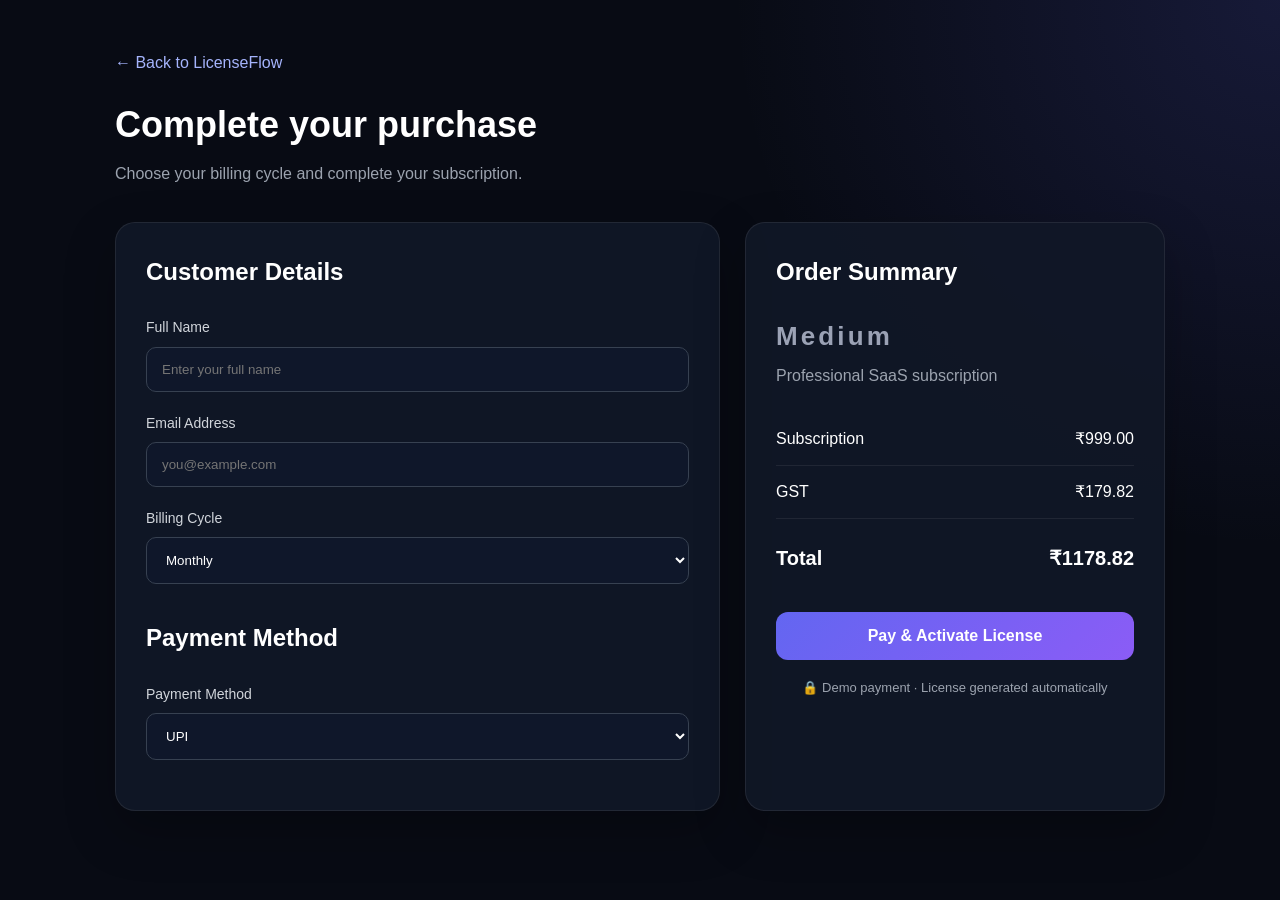
<file: frontend/frontend/checkout.html>
<!DOCTYPE html>
<html lang="en">
<head>
<meta charset="UTF-8">
<meta name="viewport" content="width=device-width, initial-scale=1.0">
<title>Checkout | LicenseFlow</title>
<link rel="stylesheet" href="./style.css">

<style>
body{
    min-height:100vh;
    background:radial-gradient(circle at top right,rgba(99,102,241,.16),transparent 35%),#080b14;
    color:#fff;
}
.checkout-page{max-width:1100px;margin:auto;padding:50px 25px}
.checkout-header{margin-bottom:35px}
.checkout-header h1{font-size:36px;margin-bottom:8px}
.checkout-header p{color:#9ca3af}
.checkout-grid{display:grid;grid-template-columns:1fr 420px;gap:25px}
.checkout-card{background:rgba(17,24,39,.9);border:1px solid rgba(255,255,255,.08);border-radius:20px;padding:30px;box-shadow:0 20px 50px rgba(0,0,0,.25)}
.checkout-card h2{margin-bottom:25px}
.form-group{margin-bottom:20px}
.form-group label{display:block;margin-bottom:8px;color:#d1d5db;font-size:14px}
.form-group input,.form-group select{width:100%;padding:14px 15px;border-radius:10px;border:1px solid #374151;background:#0f172a;color:white;outline:none;box-sizing:border-box}
.form-group input:focus,.form-group select:focus{border-color:#6366f1}
.plan-name{font-size:26px;font-weight:700;margin-bottom:5px}
.plan-description{color:#9ca3af;margin-bottom:25px}
.price-row{display:flex;justify-content:space-between;padding:13px 0;border-bottom:1px solid rgba(255,255,255,.07)}
.price-row.total{border-bottom:none;margin-top:10px;font-size:20px;font-weight:700}
.checkout-btn{display:block;width:100%;margin-top:25px;padding:15px;border:0;border-radius:12px;background:linear-gradient(135deg,#6366f1,#8b5cf6);color:#fff;font-size:16px;font-weight:700;cursor:pointer}
.checkout-btn:hover{transform:translateY(-2px)}
.secure-box{margin-top:18px;text-align:center;color:#9ca3af;font-size:13px}
.back-btn{display:inline-block;margin-bottom:20px;color:#a5b4fc;cursor:pointer}
@media(max-width:800px){.checkout-grid{grid-template-columns:1fr}}
</style>
</head>


<body>
<div class="checkout-page">

    <div class="back-btn" onclick="window.location.href='index.html'">
        ← Back to LicenseFlow
    </div>

    <div class="checkout-header">
        <h1>Complete your purchase</h1>
        <p>Choose your billing cycle and complete your subscription.</p>
    </div>

    <div class="checkout-grid">

        <div class="checkout-card">
            <h2>Customer Details</h2>

            <div class="form-group">
                <label>Full Name</label>
                <input type="text" id="customerName" placeholder="Enter your full name">
            </div>

            <div class="form-group">
                <label>Email Address</label>
                <input type="email" id="customerEmail" placeholder="you@example.com">
            </div>

            <div class="form-group">
                <label>Billing Cycle</label>
                <select id="billingCycle" onchange="updateCheckoutPrice()">
                    <option value="monthly">Monthly</option>
                    <option value="annual">Annual — Save 15%</option>
                </select>
            </div>

            <h2 style="margin-top:35px;">Payment Method</h2>

            <div class="form-group">
                <label>Payment Method</label>
                <select id="paymentMethod">
                    <option value="upi">UPI</option>
                    <option value="card">Credit / Debit Card</option>
                    <option value="netbanking">Net Banking</option>
                </select>
            </div>
        </div>

        <div class="checkout-card">
            <h2>Order Summary</h2>

            <div class="plan-name" id="checkoutPlan">Medium</div>
            <div class="plan-description">Professional SaaS subscription</div>

            <div class="price-row">
                <span>Subscription</span>
                <span id="basePrice">₹999.00</span>
            </div>

            <div class="price-row">
                <span>GST</span>
                <span id="gstAmount">₹179.82</span>
            </div>

            <div class="price-row total">
                <span>Total</span>
                <span id="totalPrice">₹1,178.82</span>
            </div>

            <button type="button" class="checkout-btn" id="payButton">
                Pay &amp; Activate License
            </button>

            <div class="secure-box">
                🔒 Demo payment · License generated automatically
            </div>
        </div>

    </div>
</div>

<script>
(function () {

    const selectedPlan =
        localStorage.getItem("selected_plan") || "Medium";

    const selectedPrice =
        Number(localStorage.getItem("selected_price")) || 999;

    const planEl = document.getElementById("checkoutPlan");
    const billingEl = document.getElementById("billingCycle");
    const priceEl = document.getElementById("basePrice");
    const gstEl = document.getElementById("gstAmount");
    const totalEl = document.getElementById("totalPrice");
    const payButton = document.getElementById("payButton");

    planEl.textContent = selectedPlan;

    function calculatePrice() {
        let price = selectedPrice;

        if (billingEl.value === "annual") {
            price = selectedPrice * 12 * 0.85;
        }

        const gst = price * 0.18;
        const total = price + gst;

        priceEl.textContent = "₹" + price.toFixed(2);
        gstEl.textContent = "₹" + gst.toFixed(2);
        totalEl.textContent = "₹" + total.toFixed(2);

        return { price, gst, total };
    }

    billingEl.addEventListener("change", calculatePrice);

    function makeLicenseKey() {
        const chars = "ABCDEFGHIJKLMNOPQRSTUVWXYZ0123456789";

        function part() {
            let value = "";
            for (let i = 0; i < 4; i++) {
                value += chars[Math.floor(Math.random() * chars.length)];
            }
            return value;
        }

        return "MSLM-" + part() + "-" + part() + "-" + part() + "-" + part() + "-" + part();
    }

    payButton.addEventListener("click", function () {

        const name =
            document.getElementById("customerName").value.trim();

        const email =
            document.getElementById("customerEmail").value.trim();

        if (!name || !email) {
            alert("Please enter your name and email.");
            return;
        }

        const billing = billingEl.value;
        const paymentMethod =
            document.getElementById("paymentMethod").value;

        const amounts = calculatePrice();

        const expiryDate = new Date();

        if (billing === "annual") {
            expiryDate.setFullYear(expiryDate.getFullYear() + 1);
        } else {
            expiryDate.setMonth(expiryDate.getMonth() + 1);
        }

        const expiry = expiryDate.toLocaleDateString("en-IN", {
            day: "2-digit",
            month: "short",
            year: "numeric"
        });

        const licenseKey = makeLicenseKey();

        let state;

        try {
            state = JSON.parse(
                localStorage.getItem("licenseflow_state")
            );
        } catch (e) {
            state = null;
        }

        if (!state) {
            state = {
                customer: {},
                subscription: {},
                license: {},
                usage: {
                    projects: 0,
                    tasks: 0,
                    devices: 0,
                    team: 0
                },
                revenue: 0,
                transactions: []
            };
        }

        if (!Array.isArray(state.transactions)) {
            state.transactions = [];
        }

        state.customer.name = name;
        state.customer.email = email;

        state.subscription = {
            plan: selectedPlan,
            price: selectedPrice,
            status: "ACTIVE",
            billing: billing === "annual" ? "Annual" : "Monthly",
            expiry: expiry
        };

        state.license = {
            key: licenseKey,
            status: "ACTIVE",
            plan: selectedPlan,
            expiry: expiry
        };

        state.transactions.unshift({
            id: "TXN-" + Date.now(),
            amount: amounts.total,
            plan: selectedPlan,
            status: "PAID",
            method: paymentMethod.toUpperCase(),
            date: new Date().toLocaleDateString("en-IN", {
                day: "2-digit",
                month: "short",
                year: "numeric"
            })
        });

        localStorage.setItem(
            "licenseflow_state",
            JSON.stringify(state)
        );

        localStorage.removeItem("selected_plan");
        localStorage.removeItem("selected_price");

        alert(
            "✓ PAYMENT SUCCESSFUL\n\n" +
            "Plan: " + selectedPlan +
            "\nAmount: ₹" + amounts.total.toFixed(2) +
            "\n\nLicense Generated:\n" + licenseKey
        );
localStorage.setItem("licenseflow_logged_in", "true");
localStorage.setItem("licenseflow_role", "customer");

        window.location.href = "customer.html";
    });

    calculatePrice();

})();
</script>

</body>
</html>
</file>
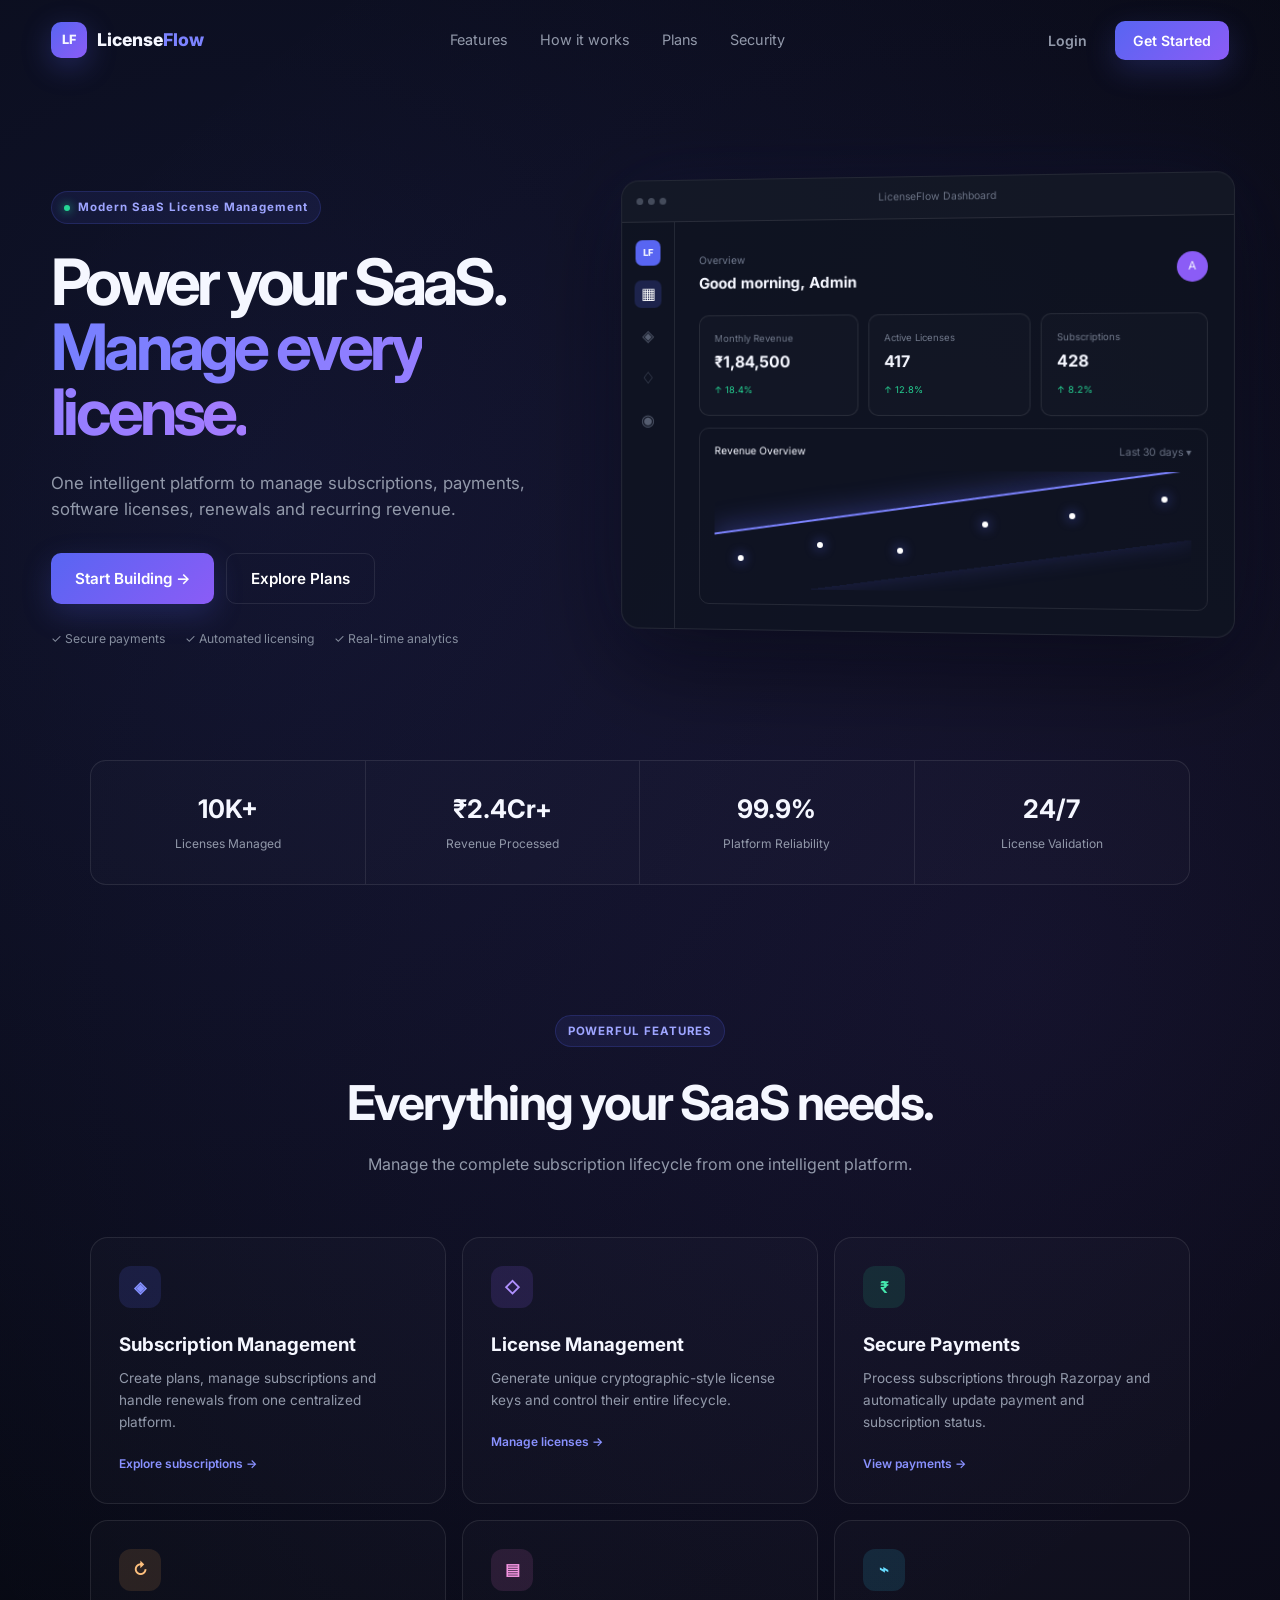
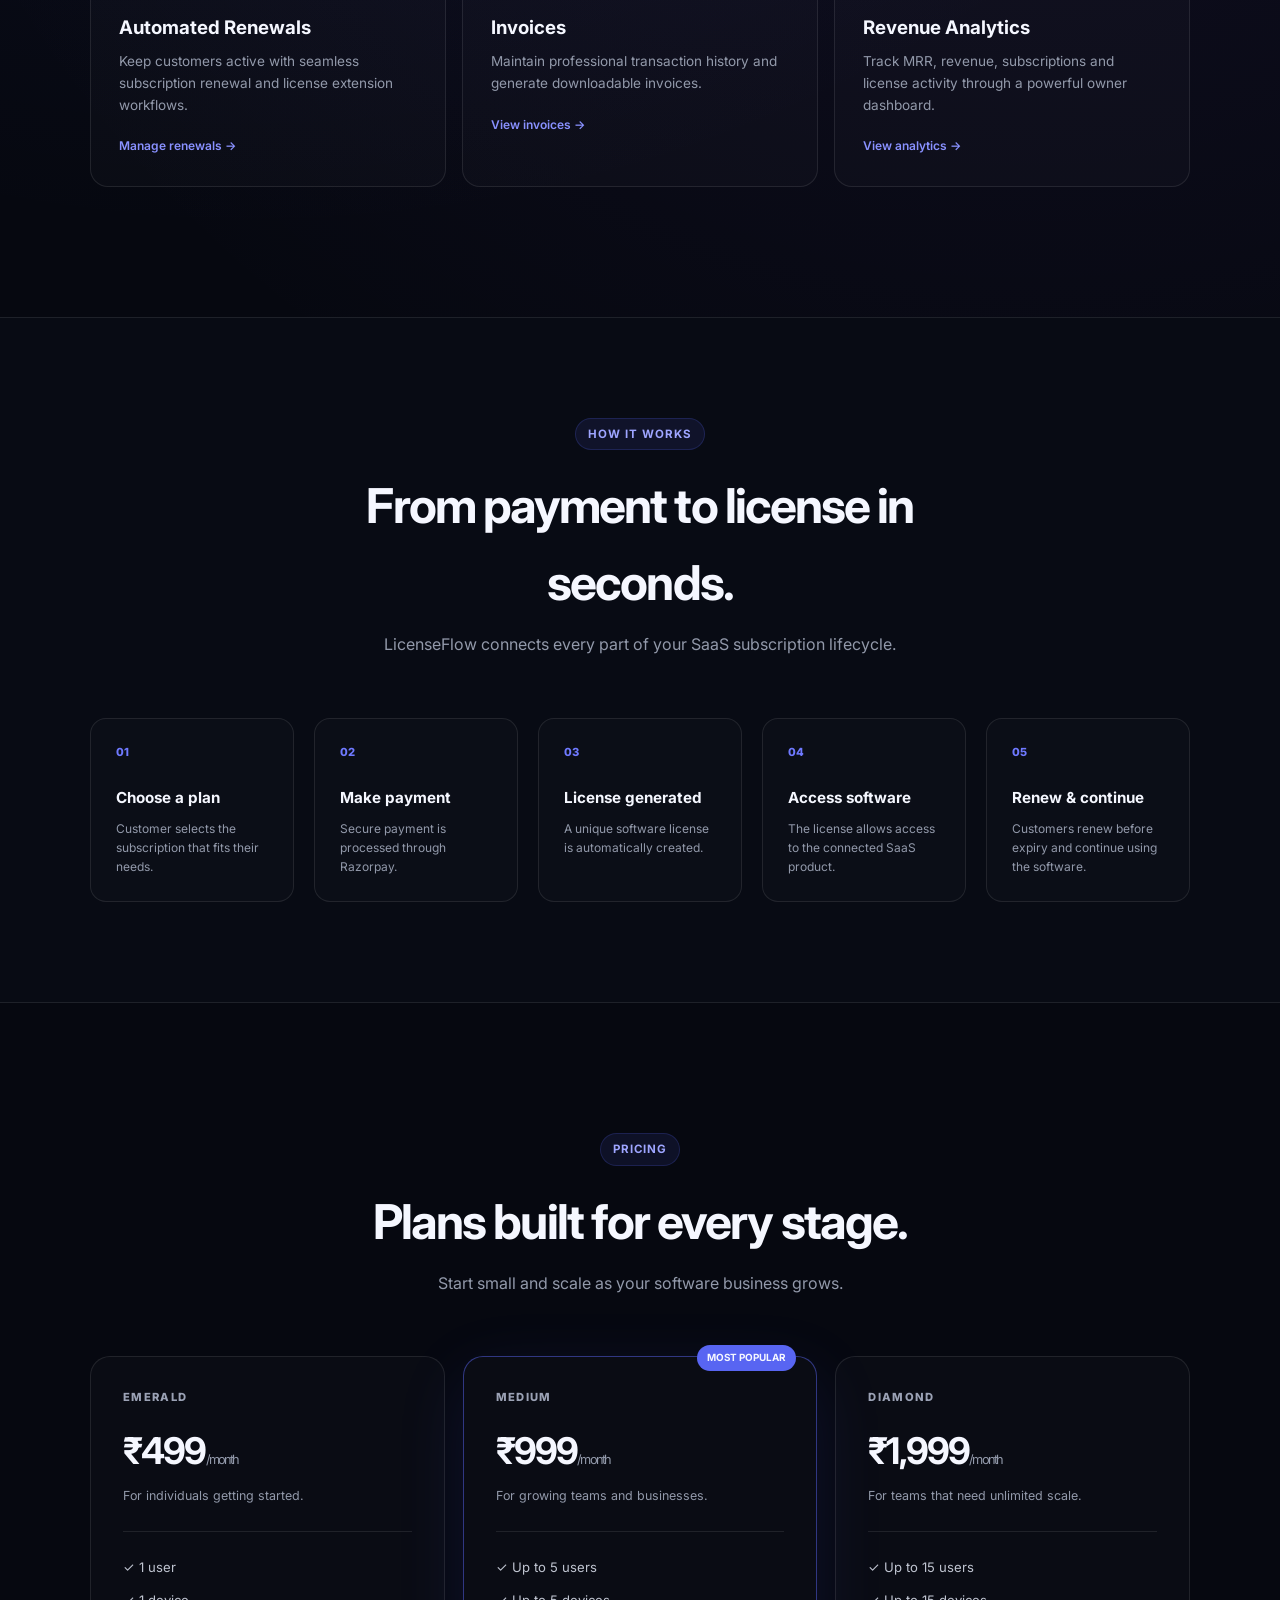
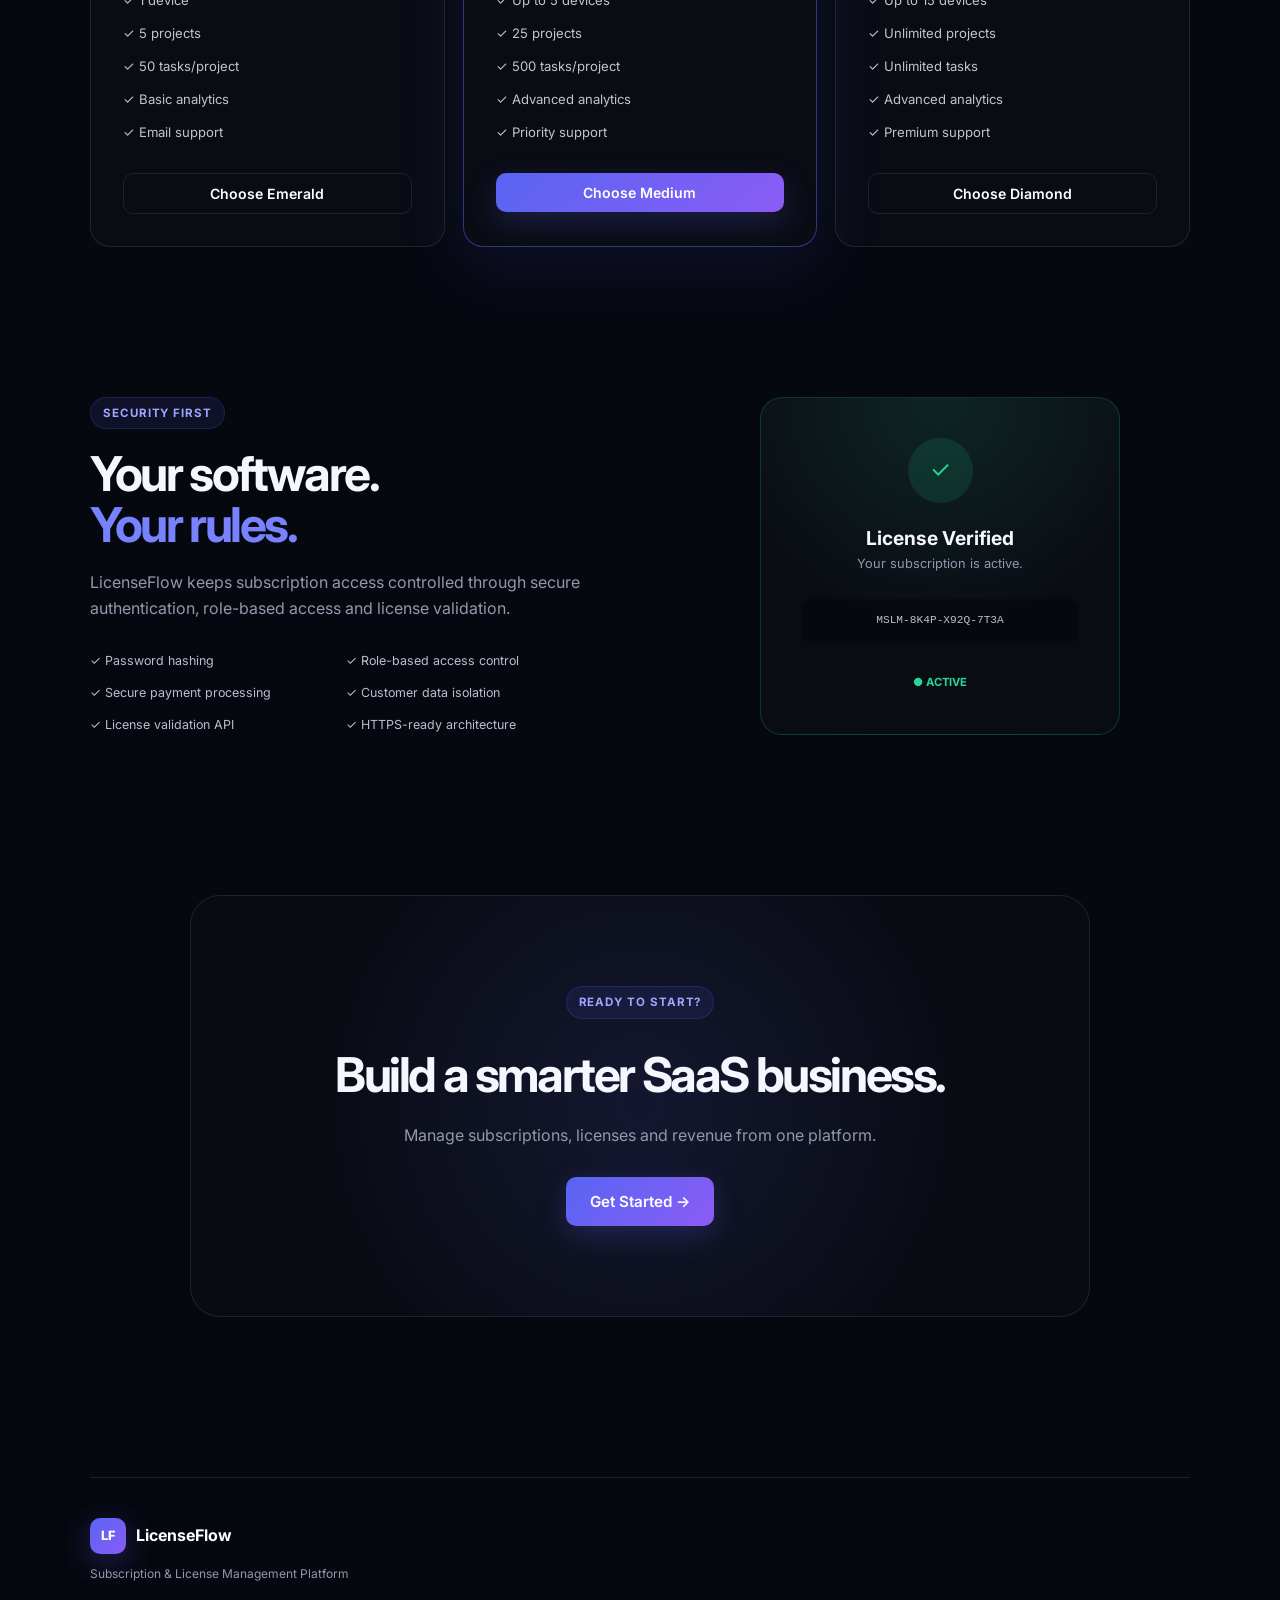
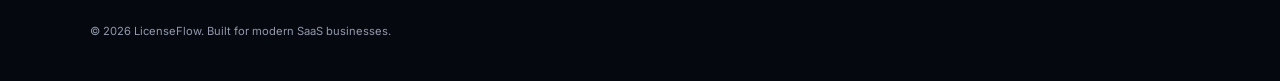
<file: frontend/frontend/customer.html>
<!DOCTYPE html>
<html lang="en">
<head>
    <meta charset="UTF-8">
    <meta name="viewport" content="width=device-width, initial-scale=1.0">
    <title>LicenseFlow — Customer Dashboard</title>

    <link rel="stylesheet" href="./style.css">

    <style>
        /* CUSTOMER DASHBOARD */

        .app {
            min-height: 100vh;
            display: flex;
        }

        .sidebar {
            width: 245px;
            min-height: 100vh;
            position: fixed;
            left: 0;
            top: 0;
            padding: 25px 16px;
            border-right: 1px solid var(--border);
            background: rgba(7,10,18,.95);
            z-index: 20;
        }

        .sidebar-logo {
            padding: 0 12px 30px;
        }

        .side-section {
            margin: 25px 10px 10px;
            color: #596174;
            font-size: .65rem;
            font-weight: 700;
            letter-spacing: .12em;
        }

        .side-link {
            width: 100%;
            display: flex;
            align-items: center;
            gap: 12px;
            padding: 11px 13px;
            margin: 4px 0;
            border: 0;
            border-radius: 9px;
            background: transparent;
            color: #8991a3;
            text-align: left;
            font-size: .82rem;
            cursor: pointer;
            transition: .2s;
        }

        .side-link:hover,
        .side-link.active {
            color: white;
            background: rgba(88,101,242,.13);
        }

        .side-icon {
            width: 25px;
            text-align: center;
            font-size: 1rem;
        }

        .main {
            width: calc(100% - 245px);
            margin-left: 245px;
            padding: 30px 40px;
        }

        .topbar {
            display: flex;
            align-items: center;
            justify-content: space-between;
            margin-bottom: 35px;
        }

        .topbar h1 {
            font-size: 1.65rem;
            letter-spacing: -.04em;
        }

        .topbar p {
            color: var(--muted);
            font-size: .8rem;
            margin-top: 4px;
        }

        .profile {
            display: flex;
            align-items: center;
            gap: 12px;
        }

        .avatar-large {
            width: 40px;
            height: 40px;
            display: grid;
            place-items: center;
            border-radius: 50%;
            background: linear-gradient(135deg,var(--blue),var(--purple));
            font-weight: 700;
        }

        .profile-info strong {
            display: block;
            font-size: .78rem;
        }

        .profile-info span {
            color: var(--muted);
            font-size: .65rem;
        }

        /* STATUS */

        .subscription-banner {
            display: flex;
            justify-content: space-between;
            align-items: center;
            padding: 25px 28px;
            margin-bottom: 20px;
            border: 1px solid rgba(37,214,149,.18);
            border-radius: 16px;
            background:
                radial-gradient(circle at 80% 50%,rgba(37,214,149,.09),transparent 40%),
                rgba(255,255,255,.018);
        }

        .plan-info {
            display: flex;
            align-items: center;
            gap: 15px;
        }

        .plan-icon {
            width: 45px;
            height: 45px;
            display: grid;
            place-items: center;
            border-radius: 12px;
            background: rgba(88,101,242,.15);
            color: #8b93ff;
        }

        .plan-info small {
            color: var(--muted);
            font-size: .68rem;
        }

        .plan-info h2 {
            font-size: 1.1rem;
            margin-top: 2px;
        }

        .active-badge {
            display: inline-block;
            margin-left: 8px;
            padding: 3px 7px;
            border-radius: 20px;
            background: rgba(37,214,149,.1);
            color: var(--green);
            font-size: .58rem;
            font-weight: 700;
        }

        /* GRID */

        .dashboard-grid {
            display: grid;
            grid-template-columns: repeat(4,1fr);
            gap: 14px;
            margin-bottom: 20px;
        }

        .dash-card {
            padding: 20px;
            border: 1px solid var(--border);
            border-radius: 14px;
            background: rgba(255,255,255,.018);
        }

        .dash-card small {
            color: var(--muted);
            font-size: .68rem;
        }

        .dash-card h3 {
            font-size: 1.5rem;
            margin-top: 8px;
        }

        .usage {
            height: 5px;
            margin-top: 13px;
            overflow: hidden;
            border-radius: 10px;
            background: #1b2130;
        }

        .usage span {
            display: block;
            height: 100%;
            border-radius: inherit;
            background: linear-gradient(90deg,var(--blue),var(--purple));
        }

        .usage-text {
            display: flex;
            justify-content: space-between;
            margin-top: 7px;
            color: #687184;
            font-size: .6rem;
        }

        /* CONTENT */

        .content-grid {
            display: grid;
            grid-template-columns: 1.35fr .65fr;
            gap: 18px;
        }

        .panel {
            padding: 25px;
            border: 1px solid var(--border);
            border-radius: 16px;
            background: rgba(255,255,255,.018);
        }

        .panel-header {
            display: flex;
            justify-content: space-between;
            align-items: center;
            margin-bottom: 22px;
        }

        .panel-header h3 {
            font-size: .95rem;
        }

        .panel-header button {
            border: 0;
            background: none;
            color: #818aff;
            font-size: .7rem;
            cursor: pointer;
        }

        /* LICENSE */

        .license-box {
            padding: 22px;
            border-radius: 12px;
            background:
                linear-gradient(135deg,rgba(88,101,242,.12),rgba(139,92,246,.06)),
                #0b0f1a;
            border: 1px solid rgba(88,101,242,.15);
        }

        .license-label {
            color: var(--muted);
            font-size: .65rem;
        }

        .license-key {
            margin: 10px 0 18px;
            color: white;
            font-family: monospace;
            font-size: 1rem;
            letter-spacing: .08em;
        }

        .license-meta {
            display: grid;
            grid-template-columns: repeat(3,1fr);
            gap: 10px;
        }

        .license-meta div {
            padding: 10px;
            border-radius: 8px;
            background: rgba(255,255,255,.03);
        }

        .license-meta small {
            display: block;
            color: #687184;
            font-size: .58rem;
        }

        .license-meta strong {
            font-size: .7rem;
        }

        /* PAYMENTS */

        .payment-row {
            display: flex;
            align-items: center;
            justify-content: space-between;
            padding: 13px 0;
            border-bottom: 1px solid var(--border);
        }

        .payment-row:last-child {
            border: 0;
        }

        .payment-name {
            font-size: .73rem;
        }

        .payment-date {
            color: #687184;
            font-size: .6rem;
        }

        .payment-amount {
            font-size: .75rem;
            font-weight: 600;
        }

        .paid {
            color: var(--green);
            font-size: .58rem;
        }

        /* TASKFLOW */

        .taskflow-card {
            margin-top: 18px;
            padding: 22px;
            border: 1px solid rgba(88,101,242,.2);
            border-radius: 15px;
            background:
                radial-gradient(circle at 100% 0,rgba(88,101,242,.12),transparent 50%),
                rgba(255,255,255,.018);
        }

        .taskflow-card h3 {
            font-size: 1rem;
        }

        .taskflow-card p {
            color: var(--muted);
            font-size: .72rem;
            margin: 5px 0 17px;
        }

        @media(max-width:1000px) {
            .sidebar {
                width: 70px;
            }

            .sidebar .logo span,
            .side-link span:not(.side-icon),
            .side-section,
            .sidebar-logo {
                display: none;
            }

            .sidebar-logo {
                padding: 0 5px 25px;
            }

            .main {
                width: calc(100% - 70px);
                margin-left: 70px;
                padding: 25px;
            }

            .dashboard-grid {
                grid-template-columns: 1fr 1fr;
            }

            .content-grid {
                grid-template-columns: 1fr;
            }
        }

        @media(max-width:600px) {
            .main {
                padding: 20px 15px;
            }

            .dashboard-grid {
                grid-template-columns: 1fr 1fr;
            }

            .subscription-banner {
                align-items: flex-start;
                flex-direction: column;
                gap: 18px;
            }

            .license-meta {
                grid-template-columns: 1fr;
            }

            .topbar h1 {
                font-size: 1.3rem;
            }

            .profile-info {
                display: none;
            }
        }
    </style>
</head>

<body>

<div class="app">

    <!-- SIDEBAR -->

    <aside class="sidebar">

        <div class="sidebar-logo">
            <div class="logo">
                <div class="logo-mark">LF</div>
                <span>License<span>Flow</span></span>
            </div>
        </div>

        <div class="side-section">WORKSPACE</div>

        <button class="side-link active">
            <span class="side-icon">▦</span>
            <span>Dashboard</span>
        </button>

        <button class="side-link" onclick="showMessage('My Subscription')">
            <span class="side-icon">◈</span>
            <span>My Subscription</span>
        </button>

        <button class="side-link" onclick="showLicense()">
            <span class="side-icon">◇</span>
            <span>My License</span>
        </button>

        <button class="side-link" onclick="openTaskFlow()">
            <span class="side-icon">⌁</span>
            <span>TaskFlow</span>
        </button>

        <div class="side-section">BILLING</div>

        <button class="side-link" onclick="showMessage('Payments')">
            <span class="side-icon">₹</span>
            <span>Payments</span>
        </button>

        <button class="side-link" onclick="showMessage('Invoices')">
            <span class="side-icon">▤</span>
            <span>Invoices</span>
        </button>

        <button class="side-link" onclick="showMessage('Available Plans')">
            <span class="side-icon">◆</span>
            <span>Plans</span>
        </button>

        <div class="side-section">ACCOUNT</div>

        <button class="side-link" onclick="showMessage('Profile')">
            <span class="side-icon">●</span>
            <span>Profile</span>
        </button>

        <button class="side-link" onclick="logout()">
            <span class="side-icon">↪</span>
            <span>Logout</span>
        </button>

    </aside>


    <!-- MAIN -->

    <main class="main">

        <div class="topbar">

            <div>
                <h1>Welcome back, Aditya 👋</h1>
                <p>Here's what's happening with your subscription.</p>
            </div>

            <div class="profile">

                <div class="profile-info">
                    <strong>Aditya Birla</strong>
                    <span>Customer</span>
                </div>

                <div class="avatar-large">A</div>

            </div>

        </div>


        <!-- SUBSCRIPTION -->

        <div class="subscription-banner">

            <div class="plan-info">

                <div class="plan-icon">◆</div>

                <div>
                    <small>CURRENT PLAN</small>
                    <h2>
                        Medium
                        <span class="active-badge">● ACTIVE</span>
                    </h2>
                </div>

            </div>

            <div>
                <small style="color:var(--muted);font-size:.65rem;">
                    NEXT BILLING DATE
                </small>
                <strong style="display:block;margin-top:4px;">
                    12 Oct 2026
                </strong>
            </div>

            <button class="btn btn-primary" onclick="renewPlan()">
                Renew Subscription
            </button>

        </div>


        <!-- USAGE -->

        <div class="dashboard-grid">

            <div class="dash-card">
                <small>PROJECTS</small>
                <h3>12</h3>

                <div class="usage">
                    <span style="width:48%"></span>
                </div>

                <div class="usage-text">
                    <span>12 used</span>
                    <span>25 limit</span>
                </div>
            </div>


            <div class="dash-card">
                <small>TASKS</small>
                <h3>184</h3>

                <div class="usage">
                    <span style="width:37%"></span>
                </div>

                <div class="usage-text">
                    <span>184 used</span>
                    <span>500 limit</span>
                </div>
            </div>


            <div class="dash-card">
                <small>DEVICES</small>
                <h3>2</h3>

                <div class="usage">
                    <span style="width:40%"></span>
                </div>

                <div class="usage-text">
                    <span>2 active</span>
                    <span>5 limit</span>
                </div>
            </div>


            <div class="dash-card">
                <small>LICENSE STATUS</small>
                <h3 style="color:var(--green);">ACTIVE</h3>

                <div style="color:#697284;font-size:.62rem;margin-top:10px;">
                    Expires in 18 days
                </div>
            </div>

        </div>


        <!-- CONTENT -->

        <div class="content-grid">

            <!-- LEFT -->

            <div>

                <div class="panel">

                    <div class="panel-header">
                        <h3>My License</h3>

                        <button onclick="copyLicense()">
                            Copy License
                        </button>
                    </div>

                    <div class="license-box">

                        <div class="license-label">
                            SOFTWARE LICENSE KEY
                        </div>

                        <div class="license-key" id="licenseKey">
                            MSLM-8K4P-X92Q-7T3A-5L9D
                        </div>

                        <div class="license-meta">

                            <div>
                                <small>PLAN</small>
                                <strong>Medium</strong>
                            </div>

                            <div>
                                <small>STATUS</small>
                                <strong style="color:var(--green);">
                                    ACTIVE
                                </strong>
                            </div>

                            <div>
                                <small>EXPIRES</small>
                                <strong>12 Oct 2026</strong>
                            </div>

                        </div>

                    </div>

                </div>


                <!-- TASKFLOW -->

                <div class="taskflow-card">

                    <h3>Ready to get things done?</h3>

                    <p>
                        Your Medium license is active. Open TaskFlow
                        and start managing your projects.
                    </p>

                    <button class="btn btn-primary" onclick="openTaskFlow()">
                        Open TaskFlow →
                    </button>

                </div>

            </div>


            <!-- RIGHT -->

            <div class="panel">

                <div class="panel-header">
                    <h3>Recent Payments</h3>

                    <button onclick="showMessage('All Payments')">
                        View all
                    </button>
                </div>


                <div class="payment-row">

                    <div>
                        <div class="payment-name">Medium Plan</div>
                        <div class="payment-date">12 Sep 2026</div>
                    </div>

                    <div style="text-align:right;">
                        <div class="payment-amount">₹999</div>
                        <div class="paid">● PAID</div>
                    </div>

                </div>


                <div class="payment-row">

                    <div>
                        <div class="payment-name">Medium Plan</div>
                        <div class="payment-date">12 Aug 2026</div>
                    </div>

                    <div style="text-align:right;">
                        <div class="payment-amount">₹999</div>
                        <div class="paid">● PAID</div>
                    </div>

                </div>


                <div class="payment-row">

                    <div>
                        <div class="payment-name">Medium Plan</div>
                        <div class="payment-date">12 Jul 2026</div>
                    </div>

                    <div style="text-align:right;">
                        <div class="payment-amount">₹999</div>
                        <div class="paid">● PAID</div>
                    </div>

                </div>

            </div>

        </div>

    </main>

</div>


<script src="./api.js"></script>
<script src="./app.js"></script>

<script>
if (!requireLogin("customer")) {
    throw new Error("Authentication required");
}

// =========================================================
// UTILITIES
// =========================================================

function formatCurrency(amount) {
    return "₹" + Number(amount || 0).toLocaleString("en-IN", {
        maximumFractionDigits: 2
    });
}

function getDaysRemaining(expiryText) {
    if (!expiryText) return 0;
    const expiry = new Date(expiryText);
    if (Number.isNaN(expiry.getTime())) return 0;
    const today = new Date();
    today.setHours(0, 0, 0, 0);
    expiry.setHours(0, 0, 0, 0);
    return Math.max(0, Math.ceil((expiry - today) / 86400000));
}

function formatPaymentDate(dateText) {
    if (!dateText) return "—";
    const date = new Date(dateText);
    if (Number.isNaN(date.getTime())) return dateText;
    return date.toLocaleDateString("en-IN", {
        day: "2-digit",
        month: "short",
        year: "numeric"
    });
}

// =========================================================
// RENDER HELPERS  (same DOM logic as before, data-driven)
// =========================================================

function renderProfile(name) {

    const welcome = document.querySelector(".topbar h1");
    if (welcome) welcome.textContent = "Welcome back, " + name + " 👋";

    const profileName = document.querySelector(".profile-info strong");
    if (profileName) profileName.textContent = name;

    const avatar = document.querySelector(".avatar-large");
    if (avatar) avatar.textContent = name.charAt(0).toUpperCase();
}

function renderSubscriptionAndLicense(plan, status, expiry, licenseKey) {

    // Current plan banner
    const planHeading = document.querySelector(".plan-info h2");
    if (planHeading) {
        planHeading.innerHTML =
            plan + ' <span class="active-badge">● ' + status + '</span>';
    }

    const billingDate = document.querySelector(".subscription-banner strong");
    if (billingDate) billingDate.textContent = expiry;

    // License box
    const licenseKeyEl = document.getElementById("licenseKey");
    if (licenseKeyEl) licenseKeyEl.textContent = licenseKey;

    const licenseMeta = document.querySelectorAll(".license-meta strong");
    if (licenseMeta.length >= 3) {
        licenseMeta[0].textContent = plan;
        licenseMeta[1].textContent = status;
        licenseMeta[1].style.color = status === "ACTIVE" ? "var(--green)" : "#f87171";
        licenseMeta[2].textContent = expiry;
    }

    // License status card (4th dash-card)
    const statusCard = document.querySelector(".dash-card:nth-child(4) h3");
    if (statusCard) {
        statusCard.textContent = status;
        statusCard.style.color = status === "ACTIVE" ? "var(--green)" : "#f87171";
    }

    const daysEl = document.querySelector(".dash-card:nth-child(4) div");
    if (daysEl) {
        const days = getDaysRemaining(expiry);
        daysEl.textContent = status === "ACTIVE"
            ? "Expires in " + days + " days"
            : "License unavailable";
    }

    // TaskFlow card message
    const taskflowText = document.querySelector(".taskflow-card p");
    if (taskflowText) {
        taskflowText.textContent = status === "ACTIVE"
            ? "Your " + plan + " license is active. Open TaskFlow and start managing your projects."
            : "Your license is not active. Renew your subscription to access TaskFlow.";
    }
}

function renderTransactions(transactions, planFallback) {

    const paymentPanel = document.querySelector(".content-grid .panel:last-child");
    if (!paymentPanel) return;

    // Clear static placeholder rows
    paymentPanel.querySelectorAll(".payment-row").forEach(r => r.remove());

    if (!transactions || transactions.length === 0) {
        const empty = document.createElement("div");
        empty.className = "payment-row";
        empty.innerHTML =
            '<div>' +
                '<div class="payment-name">No payments yet</div>' +
                '<div class="payment-date">—</div>' +
            '</div>' +
            '<div style="text-align:right;">' +
                '<div class="payment-amount">₹0</div>' +
                '<div class="payment-date">—</div>' +
            '</div>';
        paymentPanel.appendChild(empty);
        return;
    }

    transactions.slice(0, 5).forEach(txn => {
        const row = document.createElement("div");
        row.className = "payment-row";

        // API returns subscription__plan__name via serializer; fall back gracefully
        const planName =
            txn.plan_name ||
            txn.plan ||
            planFallback ||
            "Subscription";

        const dateStr =
            txn.transaction_date ||
            txn.date ||
            "";

        row.innerHTML =
            '<div>' +
                '<div class="payment-name">' + planName + ' Plan</div>' +
                '<div class="payment-date">' + formatPaymentDate(dateStr) + '</div>' +
            '</div>' +
            '<div style="text-align:right;">' +
                '<div class="payment-amount">' + formatCurrency(txn.amount) + '</div>' +
                '<div class="paid">● ' + (txn.status || "PAID") + '</div>' +
            '</div>';

        paymentPanel.appendChild(row);
    });
}

// =========================================================
// LIVE API LOADER  — replaces getCustomerState() localStorage reads
// =========================================================

async function loadCustomerDashboard() {

    // -------------------------------------------------------
    // 1. Fetch authenticated user profile from GET /api/me/
    // -------------------------------------------------------
    let userName = "Customer";
    let userEmail = "";

    try {
        const meData = await getMe();
        const user = meData.user || {};
        userName  = user.name  || user.username || "Customer";
        userEmail = user.email || "";
    } catch (err) {
        console.error("Failed to load user profile:", err);
    }

    renderProfile(userName);

    // -------------------------------------------------------
    // 2. Fetch subscriptions from GET /api/subscriptions/
    // -------------------------------------------------------
    let plan      = "No Plan";
    let subStatus = "INACTIVE";
    let expiry    = "—";

    try {
        const subData = await getSubscriptions();
        const subs = subData.subscriptions || [];

        // Use the first (most recent) ACTIVE subscription, or just the first one
        const activeSub = subs.find(s => s.status === "ACTIVE") || subs[0];

        if (activeSub) {
            plan      = activeSub.plan_name || activeSub.plan || "No Plan";
            subStatus = activeSub.status    || "INACTIVE";
            expiry    = activeSub.expiry_date || activeSub.expiry || "—";
        }
    } catch (err) {
        console.error("Failed to load subscriptions:", err);
    }

    // -------------------------------------------------------
    // 3. Fetch licenses from GET /api/licenses/
    // -------------------------------------------------------
    let licenseKey    = "No license generated";
    let licenseStatus = subStatus;
    let licenseExpiry = expiry;
    let licensePlan   = plan;

    try {
        const licData = await getLicenses();
        const licenses = licData.licenses || [];

        // Prefer an ACTIVE license; fall back to first available
        const activeLic = licenses.find(l => l.status === "ACTIVE") || licenses[0];

        if (activeLic) {
            licenseKey    = activeLic.license_key || "No license generated";
            licenseStatus = activeLic.status      || subStatus;
            licenseExpiry = activeLic.expiry_date  || activeLic.expiry || expiry;
            licensePlan   = activeLic.plan_name    || activeLic.plan   || plan;
        }
    } catch (err) {
        console.error("Failed to load licenses:", err);
    }

    // Render plan / license section with live API values
    renderSubscriptionAndLicense(licensePlan, licenseStatus, licenseExpiry, licenseKey);

    // -------------------------------------------------------
    // 4. Fetch transactions from GET /api/transactions/
    // -------------------------------------------------------
    try {
        const txnData = await getTransactions();
        renderTransactions(txnData.transactions || [], licensePlan);
    } catch (err) {
        console.error("Failed to load transactions:", err);
        renderTransactions([], licensePlan);
    }
}

// =========================================================
// ACTIONS
// =========================================================

function showMessage(section) {
    alert(
        section +
        " section selected.\n\n" +
        "This module will be connected to the LicenseFlow backend."
    );
}

function copyLicense() {
    const key = document.getElementById("licenseKey").innerText;
    if (!key || key === "No license generated") {
        alert("No active license is available.");
        return;
    }
    navigator.clipboard.writeText(key)
        .then(() => alert("License key copied!"))
        .catch(() => alert("Unable to copy license key."));
}

function renewPlan() {
    // Grab current values from the live-rendered DOM
    const planText =
        (document.querySelector(".plan-info h2") || {}).textContent || "Current Plan";
    alert(
        "Renew Plan\n\nNext step: Razorpay checkout."
    );
}

async function openTaskFlow() {
    // Verify license live against backend before allowing navigation
    const licenseKey = (document.getElementById("licenseKey") || {}).innerText || "";

    if (!licenseKey || licenseKey === "No license generated") {
        alert("TaskFlow access denied.\n\nNo active license found.");
        return;
    }

    try {
        const result = await verifyLicense(licenseKey);
        if (result && result.valid) {
            window.location.href = "taskflow.html";
        } else {
            const reason = (result && result.message) || "License is not active.";
            alert("TaskFlow access denied.\n\n" + reason);
        }
    } catch (err) {
        console.error("License verification failed:", err);
        alert("TaskFlow access denied.\n\nCould not verify license: " + (err.message || "Network error."));
    }
}

function logout() {
    logoutLicenseFlow();
}

loadCustomerDashboard();
</script>

</body>
</html>
</file>
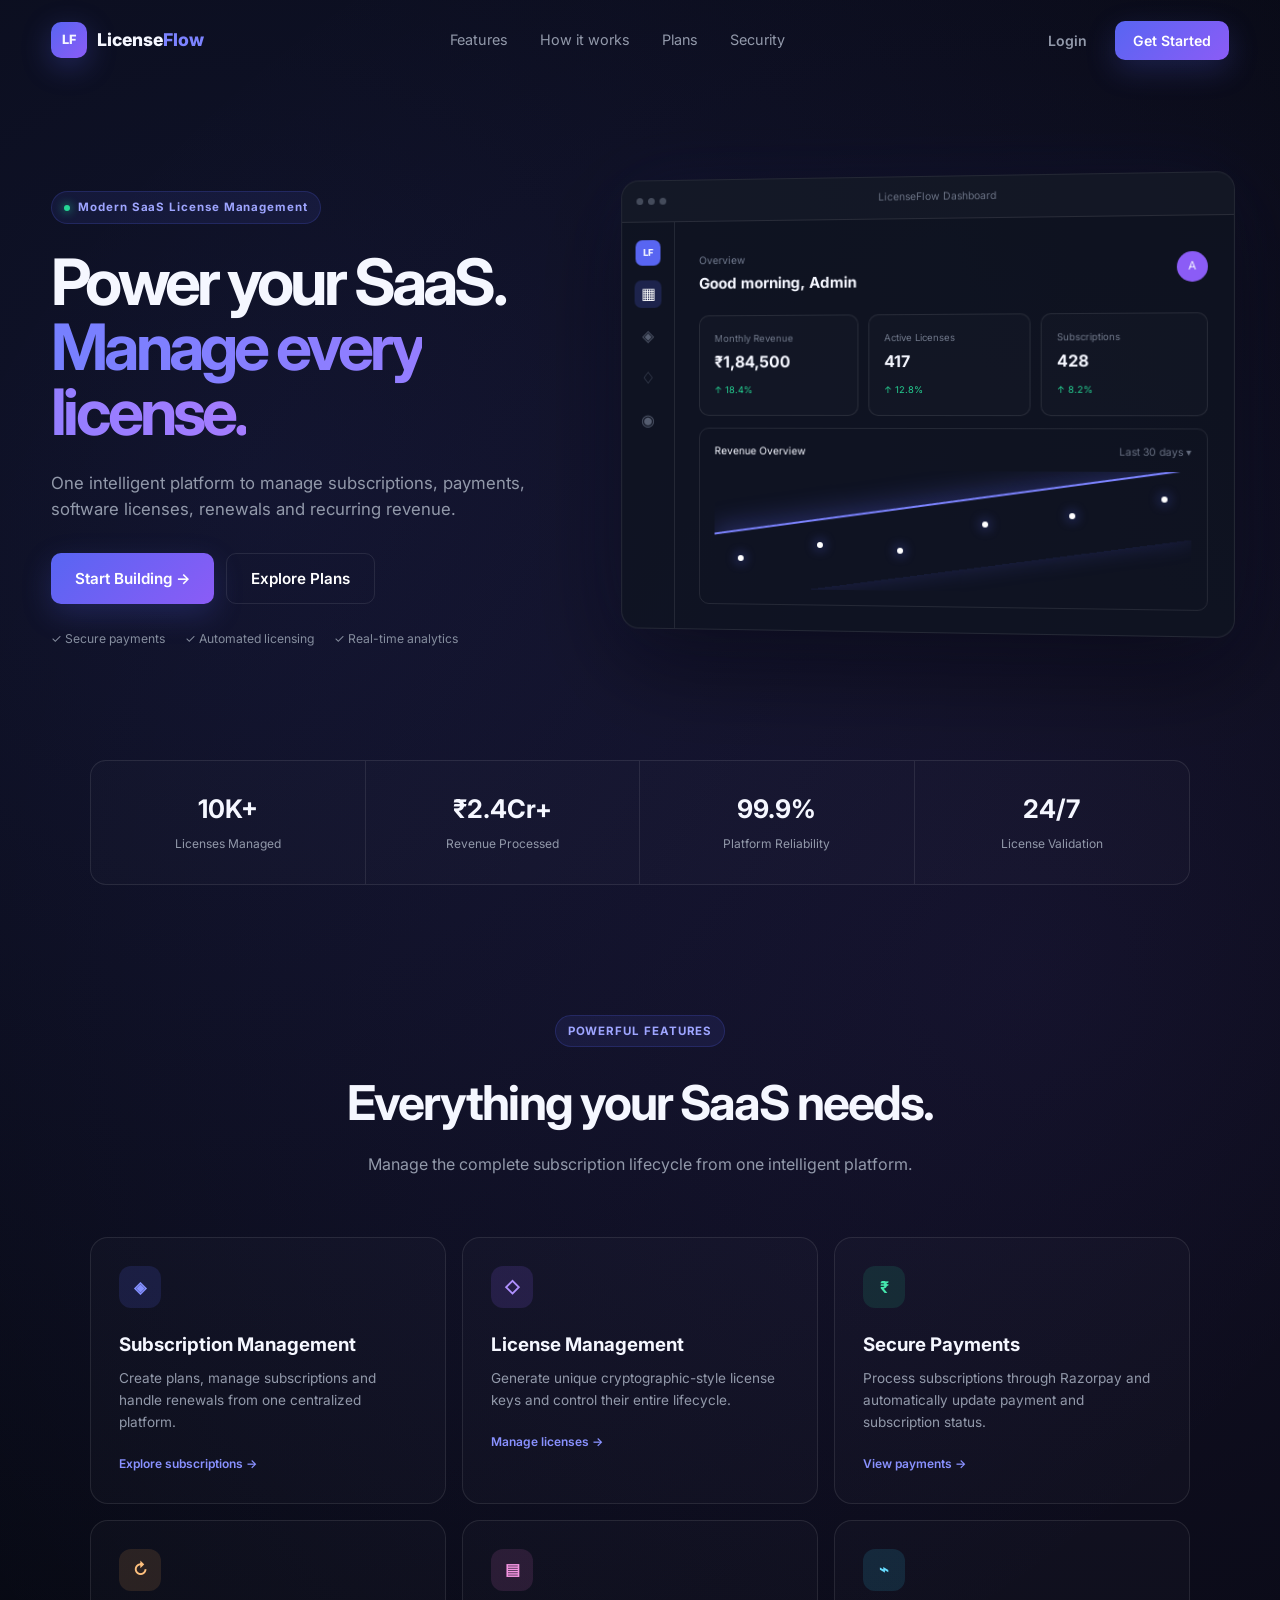
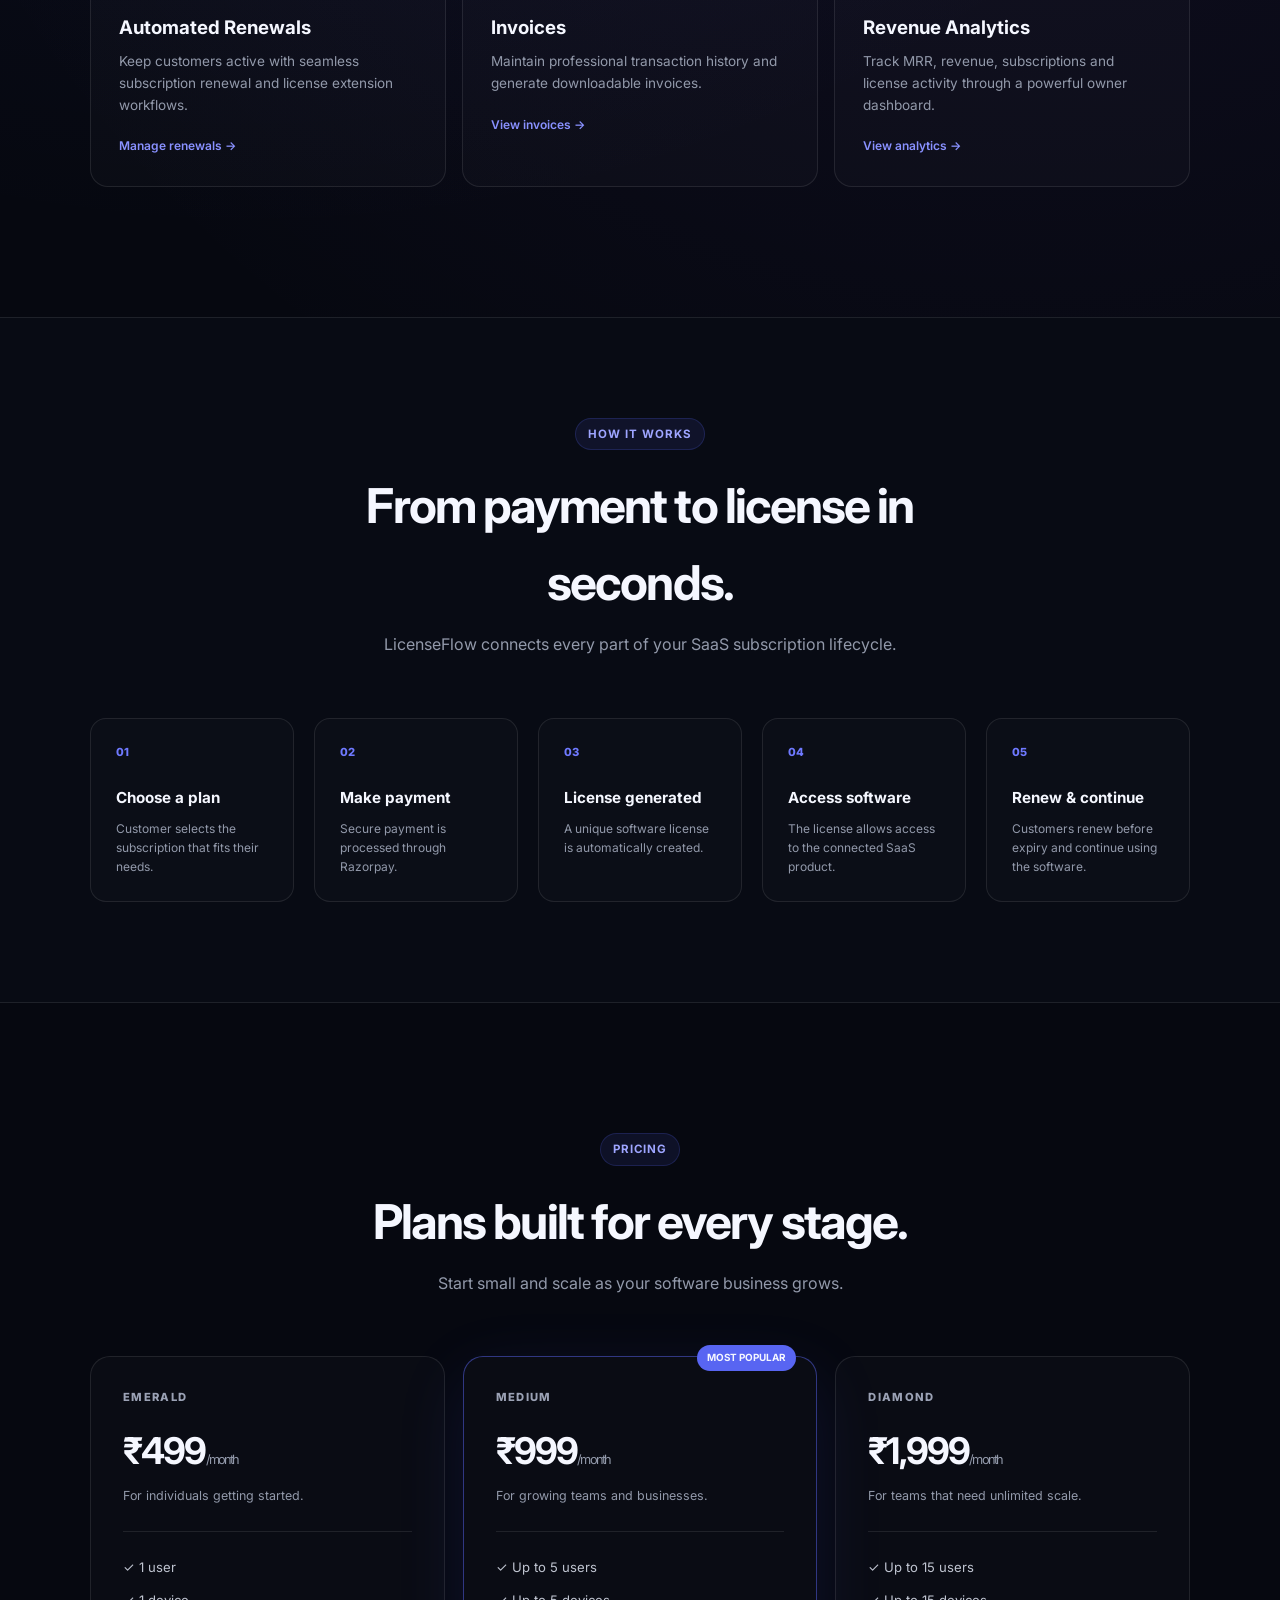
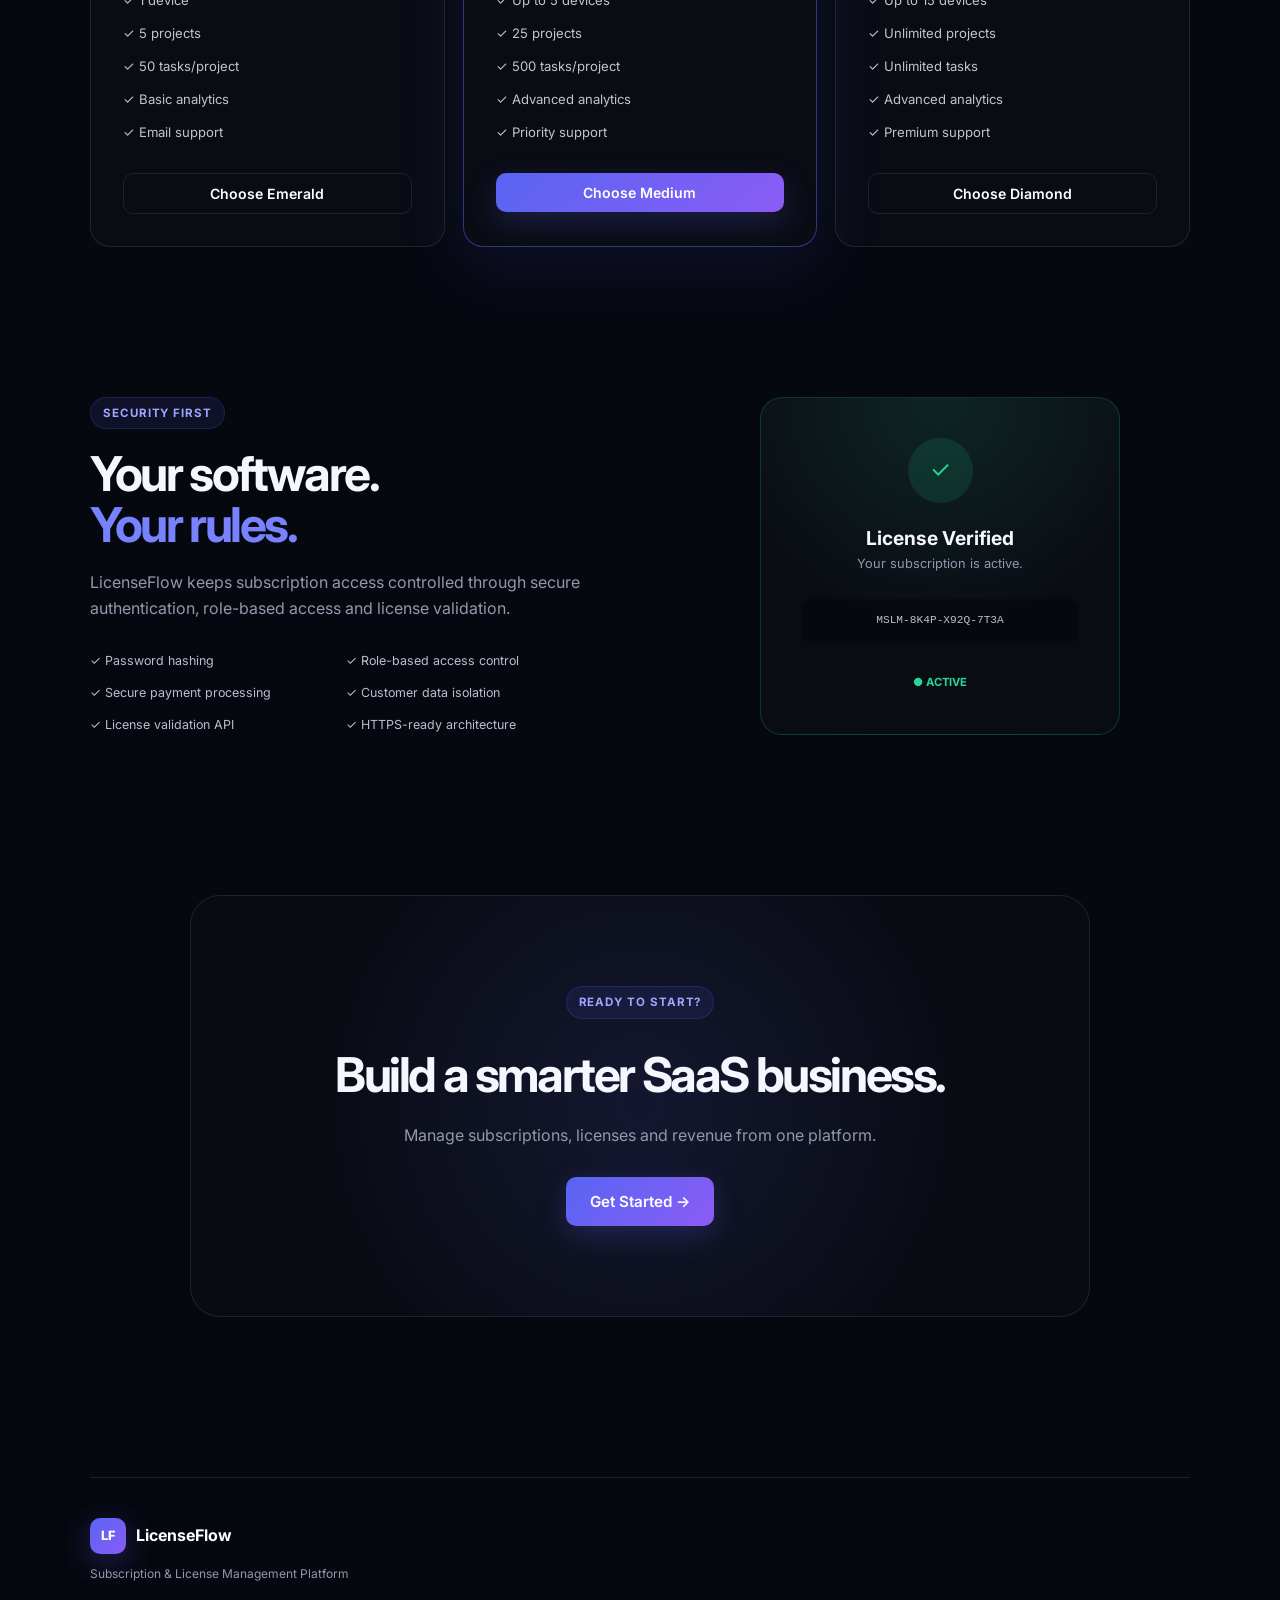
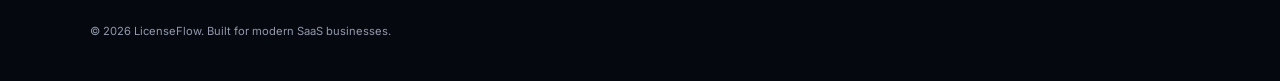
<file: frontend/frontend/taskflow.html>
<!DOCTYPE html>
<html lang="en">
<head>
    <meta charset="UTF-8">
    <meta name="viewport" content="width=device-width, initial-scale=1.0">

    <title>TaskFlow — Project Management</title>

    <link rel="stylesheet" href="./style.css">

    <style>

        /* =====================================================
           TASKFLOW APPLICATION
        ===================================================== */

        .taskflow-app {
            min-height: 100vh;
            display: flex;
            background: #070a12;
        }

        /* ================= SIDEBAR ================= */

        .tf-sidebar {
            width: 245px;
            min-height: 100vh;

            position: fixed;
            left: 0;
            top: 0;

            padding: 22px 15px;

            background: #090d17;

            border-right: 1px solid var(--border);

            z-index: 50;
        }

        .tf-logo {
            padding: 0 12px 25px;
        }

        .tf-brand {
            display: flex;
            align-items: center;
            gap: 10px;

            font-weight: 800;
            font-size: 1rem;
        }

        .tf-brand-mark {
            width: 35px;
            height: 35px;

            display: grid;
            place-items: center;

            border-radius: 10px;

            background: linear-gradient(
                135deg,
                #5865f2,
                #8b5cf6
            );

            font-size: .75rem;
        }

        .tf-section {
            margin: 20px 10px 8px;

            color: #555e71;

            font-size: .61rem;

            font-weight: 700;

            letter-spacing: .12em;
        }

        .tf-nav {
            width: 100%;

            display: flex;
            align-items: center;

            gap: 11px;

            padding: 10px 12px;

            margin: 3px 0;

            border: 0;

            border-radius: 9px;

            background: transparent;

            color: #8991a3;

            font-size: .78rem;

            text-align: left;

            cursor: pointer;

            transition: .2s;
        }

        .tf-nav:hover,
        .tf-nav.active {
            color: white;
            background: rgba(88,101,242,.13);
        }

        .tf-nav-icon {
            width: 22px;
            text-align: center;
        }

        /* ================= MAIN ================= */

        .tf-main {
            width: calc(100% - 245px);

            margin-left: 245px;

            padding: 28px 38px 60px;
        }

        .tf-topbar {
            display: flex;

            justify-content: space-between;

            align-items: center;

            margin-bottom: 30px;
        }

        .tf-topbar h1 {
            font-size: 1.55rem;

            letter-spacing: -.04em;
        }

        .tf-topbar p {
            color: var(--muted);

            font-size: .76rem;

            margin-top: 4px;
        }

        .tf-actions {
            display: flex;
            gap: 9px;
        }

        .tf-search {
            width: 190px;

            padding: 10px 13px;

            border: 1px solid var(--border);

            border-radius: 9px;

            outline: none;

            background: rgba(255,255,255,.025);

            color: white;

            font-family: inherit;

            font-size: .7rem;
        }

        .tf-search:focus {
            border-color: rgba(88,101,242,.5);
        }

        /* ================= LICENSE BAR ================= */

        .license-status-bar {

            display: flex;

            justify-content: space-between;

            align-items: center;

            padding: 14px 18px;

            margin-bottom: 18px;

            border: 1px solid rgba(37,214,149,.15);

            border-radius: 12px;

            background: rgba(37,214,149,.035);
        }

        .license-status-left {
            display: flex;

            align-items: center;

            gap: 10px;
        }

        .license-dot {
            width: 8px;
            height: 8px;

            border-radius: 50%;

            background: var(--green);

            box-shadow: 0 0 10px var(--green);
        }

        .license-status-left strong {
            font-size: .7rem;
        }

        .license-status-left span {
            color: #687284;

            font-size: .6rem;
        }

        .license-status-bar button {
            border: 0;

            background: transparent;

            color: #7f89ff;

            font-size: .62rem;

            cursor: pointer;
        }

        /* ================= PROJECT STATS ================= */

        .tf-stats {
            display: grid;

            grid-template-columns: repeat(4,1fr);

            gap: 13px;

            margin-bottom: 18px;
        }

        .tf-stat {
            padding: 18px;

            border: 1px solid var(--border);

            border-radius: 13px;

            background: rgba(255,255,255,.018);
        }

        .tf-stat small {
            color: var(--muted);

            font-size: .62rem;
        }

        .tf-stat strong {
            display: block;

            margin-top: 8px;

            font-size: 1.35rem;
        }

        .tf-stat span {
            display: block;

            margin-top: 3px;

            color: #687183;

            font-size: .57rem;
        }

        /* ================= CONTENT ================= */

        .tf-content {
            display: grid;

            grid-template-columns: 1.4fr .6fr;

            gap: 16px;
        }

        .tf-panel {
            padding: 22px;

            border: 1px solid var(--border);

            border-radius: 15px;

            background: rgba(255,255,255,.018);
        }

        .tf-panel-header {
            display: flex;

            justify-content: space-between;

            align-items: center;

            margin-bottom: 20px;
        }

        .tf-panel-header h3 {
            font-size: .9rem;
        }

        .tf-panel-header button {
            border: 0;

            background: transparent;

            color: #858eff;

            font-size: .64rem;

            cursor: pointer;
        }

        /* ================= PROJECTS ================= */

        .projects {
            display: grid;

            gap: 10px;
        }

        .project {
            display: flex;

            align-items: center;

            justify-content: space-between;

            padding: 14px;

            border: 1px solid var(--border);

            border-radius: 10px;

            background: rgba(255,255,255,.012);

            transition: .2s;
        }

        .project:hover {
            background: rgba(255,255,255,.035);

            border-color: rgba(88,101,242,.2);
        }

        .project-left {
            display: flex;

            align-items: center;

            gap: 12px;
        }

        .project-icon {
            width: 35px;
            height: 35px;

            display: grid;

            place-items: center;

            border-radius: 9px;

            background: rgba(88,101,242,.12);

            color: #8d95ff;

            font-size: .75rem;
        }

        .project-name strong {
            display: block;

            font-size: .72rem;
        }

        .project-name span {
            color: #626b7c;

            font-size: .56rem;
        }

        .project-progress {
            width: 90px;
        }

        .progress-bar {
            height: 4px;

            overflow: hidden;

            border-radius: 5px;

            background: #1a2030;
        }

        .progress-bar span {
            display: block;

            height: 100%;

            border-radius: inherit;

            background: linear-gradient(
                90deg,
                #5865f2,
                #8b5cf6
            );
        }

        .progress-label {
            display: flex;

            justify-content: space-between;

            margin-top: 5px;

            color: #626b7c;

            font-size: .52rem;
        }

        /* ================= TASKS ================= */

        .task-list {
            display: grid;

            gap: 8px;
        }

        .task {
            display: flex;

            align-items: center;

            gap: 10px;

            padding: 10px 0;

            border-bottom: 1px solid rgba(255,255,255,.045);
        }

        .task:last-child {
            border-bottom: 0;
        }

        .task-check {
            width: 17px;
            height: 17px;

            display: grid;

            place-items: center;

            border: 1px solid #394154;

            border-radius: 5px;

            color: var(--green);

            font-size: .55rem;
        }

        .task-check.done {
            background: rgba(37,214,149,.1);

            border-color: rgba(37,214,149,.3);
        }

        .task-info {
            flex: 1;
        }

        .task-info strong {
            display: block;

            font-size: .66rem;
        }

        .task-info span {
            color: #626b7c;

            font-size: .54rem;
        }

        .priority {
            padding: 4px 6px;

            border-radius: 5px;

            font-size: .5rem;

            font-weight: 700;
        }

        .high {
            color: #ff7b88;

            background: rgba(255,113,128,.08);
        }

        .medium {
            color: #ffbd6b;

            background: rgba(255,174,87,.08);
        }

        .low {
            color: #6fe5b6;

            background: rgba(37,214,149,.08);
        }

        /* ================= TEAM ================= */

        .team-list {
            display: grid;

            gap: 11px;
        }

        .team-member {
            display: flex;

            align-items: center;

            gap: 10px;
        }

        .member-avatar {
            width: 31px;
            height: 31px;

            display: grid;

            place-items: center;

            border-radius: 50%;

            background: rgba(88,101,242,.13);

            color: #9ca3ff;

            font-size: .57rem;

            font-weight: 700;
        }

        .member-info {
            flex: 1;
        }

        .member-info strong {
            display: block;

            font-size: .63rem;
        }

        .member-info span {
            color: #626b7c;

            font-size: .52rem;
        }

        .online {
            width: 6px;
            height: 6px;

            border-radius: 50%;

            background: var(--green);
        }

        /* ================= ACTIVITY ================= */

        .tf-activity {
            display: grid;

            gap: 14px;
        }

        .tf-activity-item {
            display: flex;

            gap: 10px;
        }

        .tf-activity-icon {
            width: 27px;
            height: 27px;

            display: grid;

            place-items: center;

            border-radius: 8px;

            background: rgba(88,101,242,.1);

            color: #8992ff;

            font-size: .6rem;
        }

        .tf-activity-item strong {
            display: block;

            font-size: .6rem;
        }

        .tf-activity-item span {
            color: #626b7c;

            font-size: .52rem;
        }

        /* ================= MODAL ================= */

        .tf-modal {
            position: fixed;

            inset: 0;

            display: none;

            align-items: center;

            justify-content: center;

            z-index: 100;

            background: rgba(0,0,0,.75);

            backdrop-filter: blur(10px);
        }

        .tf-modal.show {
            display: flex;
        }

        .tf-modal-box {
            width: min(430px,92%);

            padding: 28px;

            border: 1px solid var(--border);

            border-radius: 18px;

            background: #0d111c;

            box-shadow: 0 30px 100px rgba(0,0,0,.6);
        }

        .tf-modal-box h2 {
            font-size: 1.1rem;

            margin-bottom: 18px;
        }

        .tf-input {
            width: 100%;

            padding: 11px;

            margin-bottom: 10px;

            border: 1px solid var(--border);

            border-radius: 8px;

            background: rgba(255,255,255,.025);

            color: white;

            outline: none;
        }

        .tf-modal-buttons {
            display: flex;

            gap: 8px;

            margin-top: 12px;
        }

        /* ================= RESPONSIVE ================= */

        @media(max-width:1050px) {

            .tf-sidebar {
                width: 70px;
            }

            .tf-sidebar .tf-brand span,
            .tf-section,
            .tf-nav span:not(.tf-nav-icon) {
                display: none;
            }

            .tf-main {
                width: calc(100% - 70px);

                margin-left: 70px;

                padding: 25px;
            }

            .tf-stats {
                grid-template-columns: repeat(2,1fr);
            }

            .tf-content {
                grid-template-columns: 1fr;
            }

        }

        @media(max-width:650px) {

            .tf-main {
                padding: 18px 12px;
            }

            .tf-search {
                display: none;
            }

            .tf-topbar h1 {
                font-size: 1.2rem;
            }

            .tf-stats {
                gap: 7px;
            }

            .tf-stat {
                padding: 14px;
            }

            .tf-stat strong {
                font-size: 1.05rem;
            }

            .project-progress {
                display: none;
            }

            .license-status-bar {
                align-items: flex-start;

                gap: 10px;

                flex-direction: column;
            }

        }

    </style>
</head>

<body>

<div class="taskflow-app">

    <!-- =================================================
         SIDEBAR
    ================================================== -->

    <aside class="tf-sidebar">

        <div class="tf-logo">

            <div class="tf-brand">

                <div class="tf-brand-mark">
                    TF
                </div>

                <span>TaskFlow</span>

            </div>

        </div>


        <div class="tf-section">
            WORKSPACE
        </div>


        <button class="tf-nav active">

            <span class="tf-nav-icon">▦</span>

            <span>Overview</span>

        </button>


        <button class="tf-nav" onclick="taskMessage('Projects')">

            <span class="tf-nav-icon">◆</span>

            <span>Projects</span>

        </button>


        <button class="tf-nav" onclick="taskMessage('My Tasks')">

            <span class="tf-nav-icon">✓</span>

            <span>My Tasks</span>

        </button>


        <button class="tf-nav" onclick="taskMessage('Team')">

            <span class="tf-nav-icon">♙</span>

            <span>Team</span>

        </button>


        <div class="tf-section">
            TOOLS
        </div>


        <button class="tf-nav" onclick="taskMessage('Analytics')">

            <span class="tf-nav-icon">◒</span>

            <span>Analytics</span>

        </button>


        <button class="tf-nav" onclick="taskMessage('Calendar')">

            <span class="tf-nav-icon">□</span>

            <span>Calendar</span>

        </button>


        <button class="tf-nav" onclick="taskMessage('Settings')">

            <span class="tf-nav-icon">⚙</span>

            <span>Settings</span>

        </button>


        <div class="tf-section">
            LICENSEFLOW
        </div>


        <button class="tf-nav"
                onclick="window.location.href='customer.html'">

            <span class="tf-nav-icon">←</span>

            <span>LicenseFlow</span>

        </button>


        <button class="tf-nav"
                onclick="logoutLicenseFlow()"

            <span class="tf-nav-icon">↪</span>

            <span>Logout</span>

        </button>

    </aside>


    <!-- =================================================
         MAIN
    ================================================== -->

    <main class="tf-main">


        <!-- TOPBAR -->

        <div class="tf-topbar">

            <div>

                <h1>
                    Good morning, Aditya 👋
                </h1>

                <p>
                    Here's what's happening across your workspace.
                </p>

            </div>


            <div class="tf-actions">

                <input
                    class="tf-search"
                    type="text"
                    placeholder="Search projects, tasks..."
                    onkeyup="searchTasks(this.value)"
                >

                <button
                    class="btn btn-primary"
                    onclick="openTaskModal()"
                >
                    + New Task
                </button>

            </div>

        </div>


        <!-- LICENSE STATUS -->

        <div class="license-status-bar">

            <div class="license-status-left">

                <div class="license-dot"></div>

                <div>

                    <strong>
                        License verified
                    </strong>

                    <span>
                        Medium Plan · Expires 12 Oct 2026
                    </span>

                </div>

            </div>


            <button
                onclick="window.location.href='customer.html'"
            >
                View License →
            </button>

        </div>


        <!-- STATS -->

        <div class="tf-stats">

            <div class="tf-stat">

                <small>
                    TOTAL PROJECTS
                </small>

                <strong>
                    12
                </strong>

                <span>
                    of 25 allowed
                </span>

            </div>


            <div class="tf-stat">

                <small>
                    ACTIVE TASKS
                </small>

                <strong>
                    48
                </strong>

                <span>
                    184 total tasks
                </span>

            </div>


            <div class="tf-stat">

                <small>
                    COMPLETED
                </small>

                <strong>
                    136
                </strong>

                <span>
                    74% completion rate
                </span>

            </div>


            <div class="tf-stat">

                <small>
                    TEAM MEMBERS
                </small>

                <strong>
                    4
                </strong>

                <span>
                    of 5 allowed
                </span>

            </div>

        </div>


        <!-- MAIN CONTENT -->

        <div class="tf-content">


            <!-- LEFT COLUMN -->

            <div>


                <!-- PROJECTS -->

                <div class="tf-panel">

                    <div class="tf-panel-header">

                        <h3>
                            Active Projects
                        </h3>

                        <button
                            onclick="taskMessage('All Projects')"
                        >
                            View all →
                        </button>

                    </div>


                    <div class="projects">


                        <div class="project">

                            <div class="project-left">

                                <div class="project-icon">
                                    W
                                </div>

                                <div class="project-name">

                                    <strong>
                                        Website Redesign
                                    </strong>

                                    <span>
                                        18 tasks · Updated 2h ago
                                    </span>

                                </div>

                            </div>


                            <div class="project-progress">

                                <div class="progress-bar">
                                    <span style="width:82%"></span>
                                </div>

                                <div class="progress-label">

                                    <span>
                                        Progress
                                    </span>

                                    <span>
                                        82%
                                    </span>

                                </div>

                            </div>

                        </div>


                        <div class="project">

                            <div class="project-left">

                                <div
                                    class="project-icon"
                                    style="
                                        background:rgba(139,92,246,.12);
                                        color:#ad8aff;
                                    "
                                >
                                    M
                                </div>

                                <div class="project-name">

                                    <strong>
                                        Mobile Application
                                    </strong>

                                    <span>
                                        42 tasks · Updated 5h ago
                                    </span>

                                </div>

                            </div>


                            <div class="project-progress">

                                <div class="progress-bar">
                                    <span
                                        style="
                                            width:61%;
                                            background:
                                            linear-gradient(
                                                90deg,
                                                #8b5cf6,
                                                #c084fc
                                            );
                                        "
                                    ></span>
                                </div>

                                <div class="progress-label">

                                    <span>
                                        Progress
                                    </span>

                                    <span>
                                        61%
                                    </span>

                                </div>

                            </div>

                        </div>


                        <div class="project">

                            <div class="project-left">

                                <div
                                    class="project-icon"
                                    style="
                                        background:rgba(37,214,149,.1);
                                        color:#51e0ad;
                                    "
                                >
                                    M
                                </div>

                                <div class="project-name">

                                    <strong>
                                        Marketing Campaign
                                    </strong>

                                    <span>
                                        26 tasks · Updated yesterday
                                    </span>

                                </div>

                            </div>


                            <div class="project-progress">

                                <div class="progress-bar">
                                    <span
                                        style="
                                            width:43%;
                                            background:
                                            linear-gradient(
                                                90deg,
                                                #25d695,
                                                #55e7b0
                                            );
                                        "
                                    ></span>
                                </div>

                                <div class="progress-label">

                                    <span>
                                        Progress
                                    </span>

                                    <span>
                                        43%
                                    </span>

                                </div>

                            </div>

                        </div>


                        <div class="project">

                            <div class="project-left">

                                <div
                                    class="project-icon"
                                    style="
                                        background:rgba(255,174,87,.1);
                                        color:#ffc27b;
                                    "
                                >
                                    P
                                </div>

                                <div class="project-name">

                                    <strong>
                                        Product Launch
                                    </strong>

                                    <span>
                                        11 tasks · Updated 2d ago
                                    </span>

                                </div>

                            </div>


                            <div class="project-progress">

                                <div class="progress-bar">
                                    <span
                                        style="
                                            width:28%;
                                            background:
                                            linear-gradient(
                                                90deg,
                                                #ffae57,
                                                #ffd08d
                                            );
                                        "
                                    ></span>
                                </div>

                                <div class="progress-label">

                                    <span>
                                        Progress
                                    </span>

                                    <span>
                                        28%
                                    </span>

                                </div>

                            </div>

                        </div>

                    </div>

                </div>


                <!-- TASKS -->

                <div
                    class="tf-panel"
                    style="margin-top:16px;"
                >

                    <div class="tf-panel-header">

                        <h3>
                            My Tasks
                        </h3>

                        <button
                            onclick="taskMessage('All Tasks')"
                        >
                            View all →
                        </button>

                    </div>


                    <div class="task-list">


                        <div class="task">

                            <div
                                class="task-check"
                                onclick="completeTask(this)"
                            >
                            </div>

                            <div class="task-info">

                                <strong>
                                    Finalize homepage design
                                </strong>

                                <span>
                                    Website Redesign · Due today
                                </span>

                            </div>

                            <span class="priority high">
                                HIGH
                            </span>

                        </div>


                        <div class="task">

                            <div
                                class="task-check"
                                onclick="completeTask(this)"
                            >
                            </div>

                            <div class="task-info">

                                <strong>
                                    Review API integration
                                </strong>

                                <span>
                                    Mobile Application · Due tomorrow
                                </span>

                            </div>

                            <span class="priority medium">
                                MEDIUM
                            </span>

                        </div>


                        <div class="task">

                            <div
                                class="task-check done"
                            >
                                ✓
                            </div>

                            <div class="task-info">

                                <strong
                                    style="
                                        text-decoration:line-through;
                                        color:#656e80;
                                    "
                                >
                                    Prepare campaign assets
                                </strong>

                                <span>
                                    Marketing Campaign · Completed
                                </span>

                            </div>

                            <span class="priority low">
                                LOW
                            </span>

                        </div>


                        <div class="task">

                            <div
                                class="task-check"
                                onclick="completeTask(this)"
                            >
                            </div>

                            <div class="task-info">

                                <strong>
                                    Prepare launch checklist
                                </strong>

                                <span>
                                    Product Launch · Due Friday
                                </span>

                            </div>

                            <span class="priority medium">
                                MEDIUM
                            </span>

                        </div>

                    </div>

                </div>

            </div>


            <!-- RIGHT COLUMN -->

            <div>


                <!-- TEAM -->

                <div class="tf-panel">

                    <div class="tf-panel-header">

                        <h3>
                            Team Members
                        </h3>

                        <button
                            onclick="taskMessage('Manage Team')"
                        >
                            Manage
                        </button>

                    </div>


                    <div class="team-list">


                        <div class="team-member">

                            <div class="member-avatar">
                                AB
                            </div>

                            <div class="member-info">

                                <strong>
                                    Aditya Birla
                                </strong>

                                <span>
                                    Owner
                                </span>

                            </div>

                            <div class="online"></div>

                        </div>


                        <div class="team-member">

                            <div
                                class="member-avatar"
                                style="
                                    background:rgba(139,92,246,.12);
                                    color:#b092ff;
                                "
                            >
                                RK
                            </div>

                            <div class="member-info">

                                <strong>
                                    Rahul Kapoor
                                </strong>

                                <span>
                                    Developer
                                </span>

                            </div>

                            <div class="online"></div>

                        </div>


                        <div class="team-member">

                            <div
                                class="member-avatar"
                                style="
                                    background:rgba(37,214,149,.1);
                                    color:#54e3b0;
                                "
                            >
                                SK
                            </div>

                            <div class="member-info">

                                <strong>
                                    Sarah Khan
                                </strong>

                                <span>
                                    Designer
                                </span>

                            </div>

                            <div class="online"></div>

                        </div>


                        <div class="team-member">

                            <div
                                class="member-avatar"
                                style="
                                    background:rgba(255,174,87,.1);
                                    color:#ffc27d;
                                "
                            >
                                VM
                            </div>

                            <div class="member-info">

                                <strong>
                                    Vikram Mehta
                                </strong>

                                <span>
                                    Marketing
                                </span>

                            </div>

                            <div
                                class="online"
                                style="background:#5d6576;"
                            ></div>

                        </div>

                    </div>

                </div>


                <!-- ACTIVITY -->

                <div
                    class="tf-panel"
                    style="margin-top:16px;"
                >

                    <div class="tf-panel-header">

                        <h3>
                            Recent Activity
                        </h3>

                        <button>
                            Live
                        </button>

                    </div>


                    <div class="tf-activity">


                        <div class="tf-activity-item">

                            <div class="tf-activity-icon">
                                ✓
                            </div>

                            <div>

                                <strong>
                                    Rahul completed a task
                                </strong>

                                <span>
                                    8 minutes ago
                                </span>

                            </div>

                        </div>


                        <div class="tf-activity-item">

                            <div class="tf-activity-icon">
                                +
                            </div>

                            <div>

                                <strong>
                                    New task created
                                </strong>

                                <span>
                                    Sarah · 24 minutes ago
                                </span>

                            </div>

                        </div>


                        <div class="tf-activity-item">

                            <div class="tf-activity-icon">
                                ◆
                            </div>

                            <div>

                                <strong>
                                    Project updated
                                </strong>

                                <span>
                                    Website Redesign · 1h ago
                                </span>

                            </div>

                        </div>


                        <div class="tf-activity-item">

                            <div class="tf-activity-icon">
                                ♙
                            </div>

                            <div>

                                <strong>
                                    Team member joined
                                </strong>

                                <span>
                                    Vikram · Yesterday
                                </span>

                            </div>

                        </div>

                    </div>

                </div>


                <!-- PLAN LIMIT -->

                <div
                    class="tf-panel"
                    style="margin-top:16px;"
                >

                    <div class="tf-panel-header">

                        <h3>
                            Medium Plan Usage
                        </h3>

                        <button
                            onclick="window.location.href='customer.html'"
                        >
                            Upgrade
                        </button>

                    </div>


                    <div style="margin-bottom:15px;">

                        <div
                            style="
                                display:flex;
                                justify-content:space-between;
                                font-size:.6rem;
                                color:#737c8e;
                                margin-bottom:6px;
                            "
                        >
                            <span>
                                Projects
                            </span>

                            <span>
                                12 / 25
                            </span>
                        </div>

                        <div class="progress-bar">

                            <span style="width:48%"></span>

                        </div>

                    </div>


                    <div>

                        <div
                            style="
                                display:flex;
                                justify-content:space-between;
                                font-size:.6rem;
                                color:#737c8e;
                                margin-bottom:6px;
                            "
                        >
                            <span>
                                Team Members
                            </span>

                            <span>
                                4 / 5
                            </span>
                        </div>

                        <div class="progress-bar">

                            <span
                                style="
                                    width:80%;
                                    background:
                                    linear-gradient(
                                        90deg,
                                        #ffae57,
                                        #ffcf88
                                    );
                                "
                            ></span>

                        </div>

                    </div>

                </div>

            </div>

        </div>

    </main>

</div>


<!-- =====================================================
     NEW TASK MODAL
====================================================== -->

<div
    class="tf-modal"
    id="taskModal"
>

    <div class="tf-modal-box">

        <h2>
            Create New Task
        </h2>

        <input
            class="tf-input"
            id="taskTitle"
            type="text"
            placeholder="Task title"
        >

        <input
            class="tf-input"
            id="taskProject"
            type="text"
            placeholder="Project name"
        >

        <div class="tf-modal-buttons">

            <button
                class="btn btn-primary"
                onclick="createTask()"
            >
                Create Task
            </button>

            <button
                class="btn btn-outline"
                onclick="closeTaskModal()"
            >
                Cancel
            </button>

        </div>

    </div>

</div>




<script src="./api.js"></script>
<script src="./app.js"></script>

<script>

/* =====================================================
   AUTH GUARD
   ===================================================== */

if (!requireLogin("customer")) {
    throw new Error("Authentication required");
}


/* =====================================================
   TOPBAR GREETING  — live from GET /api/me/
   ===================================================== */

async function loadUserGreeting() {

    try {

        const meData = await getMe();
        const user   = meData.user || {};
        const name   = user.name || user.username || "there";

        const greeting = document.querySelector(".tf-topbar h1");
        if (greeting) {
            greeting.textContent = "Good morning, " + name + " 👋";
        }

    } catch (err) {
        console.warn("Could not load user greeting:", err);
    }
}


/* =====================================================
   TASKFLOW LICENSE VERIFICATION
   — async POST to /api/verify-license/ via api.js
   ===================================================== */

async function validateTaskFlowLicense() {

    const statusElement =
        document.querySelector(".license-status-left strong");

    const detailsElement =
        document.querySelector(".license-status-left span");

    const dotElement =
        document.querySelector(".license-dot");

    const statusBar =
        document.querySelector(".license-status-bar");

    if (!statusElement || !detailsElement) {
        return false;
    }

    // Show a loading state while waiting for the API
    statusElement.textContent  = "Verifying license…";
    detailsElement.textContent = "Checking with LicenseFlow backend…";
    if (dotElement) {
        dotElement.style.background = "#8991a3";
        dotElement.style.boxShadow  = "none";
    }

    // -------------------------------------------------------
    // 1. Retrieve the stored license key
    //    First try the live DOM (customer.html stores it there),
    //    then fall back to licenseflow_user or licenseflow_state.
    // -------------------------------------------------------
    let licenseKey = "";

    try {
        // Prefer the key from the user object saved at login
        const userRaw = localStorage.getItem("licenseflow_user");
        if (userRaw) {
            const userObj = JSON.parse(userRaw);
            // customer_profile doesn't carry the key; so we fetch licenses
        }
    } catch (_) {}

    // Fetch the current user's licenses and pick the first ACTIVE one
    try {

        const licData  = await getLicenses();
        const licenses = licData.licenses || [];

        const activeLic =
            licenses.find(l => l.status === "ACTIVE") || licenses[0];

        if (activeLic) {
            licenseKey = activeLic.license_key || "";
        }

    } catch (err) {
        console.error("Failed to retrieve license key:", err);
    }

    // -------------------------------------------------------
    // 2. Gate: no license key available
    // -------------------------------------------------------
    if (!licenseKey) {

        _setStatusBadge(
            statusElement,
            detailsElement,
            dotElement,
            statusBar,
            false,
            "No active license",
            "No LicenseFlow license found for this account."
        );

        return false;
    }

    // -------------------------------------------------------
    // 3. POST /api/verify-license/ via api.js verifyLicense()
    // -------------------------------------------------------
    try {

        const result = await verifyLicense(licenseKey);

        if (result && result.valid) {

            const plan   = result.plan   || "Subscription";
            const expiry = result.expiry_date
                ? new Date(result.expiry_date).toLocaleDateString("en-IN", {
                      day: "2-digit", month: "short", year: "numeric"
                  })
                : "—";

            _setStatusBadge(
                statusElement,
                detailsElement,
                dotElement,
                statusBar,
                true,
                "License verified",
                plan + " Plan · Expires " + expiry
            );

            return true;

        } else {

            // valid: false — reflect the exact rejection message from backend
            const message = (result && result.message) || "License is not active.";
            const label   = _statusLabel(result && result.status);

            _setStatusBadge(
                statusElement,
                detailsElement,
                dotElement,
                statusBar,
                false,
                label,
                message
            );

            return false;
        }

    } catch (err) {

        console.error("License verification API error:", err);

        _setStatusBadge(
            statusElement,
            detailsElement,
            dotElement,
            statusBar,
            false,
            "Verification failed",
            "Could not reach LicenseFlow backend. Check your connection."
        );

        return false;
    }
}


/* =====================================================
   INTERNAL HELPERS
   ===================================================== */

function _statusLabel(apiStatus) {
    const map = {
        REVOKED:    "License revoked",
        SUSPENDED:  "License suspended",
        EXPIRED:    "License expired",
        CANCELLED:  "Subscription cancelled",
        NOT_FOUND:  "License not found"
    };
    return map[apiStatus] || "License invalid";
}

function _setStatusBadge(
    statusEl,
    detailsEl,
    dotEl,
    barEl,
    isValid,
    label,
    detail
) {
    statusEl.textContent  = label;
    detailsEl.textContent = detail;

    const color     = isValid ? "#25d695" : "#ff596d";
    const shadow    = isValid ? "0 0 10px #25d695" : "0 0 10px #ff596d";
    const barBorder = isValid
        ? "rgba(37,214,149,.15)"
        : "rgba(255,89,109,.15)";
    const barBg     = isValid
        ? "rgba(37,214,149,.035)"
        : "rgba(255,89,109,.035)";

    if (dotEl) {
        dotEl.style.background = color;
        dotEl.style.boxShadow  = shadow;
    }

    if (barEl) {
        barEl.style.borderColor = barBorder;
        barEl.style.background  = barBg;
    }
}


/* =====================================================
   LOGOUT
   ===================================================== */

function logoutLicenseFlow() {

    if (typeof clearTokens === "function") {
        clearTokens();
    } else {
        localStorage.removeItem("licenseflow_access_token");
        localStorage.removeItem("licenseflow_refresh_token");
        localStorage.removeItem("licenseflow_user");
        localStorage.removeItem("licenseflow_logged_in");
        localStorage.removeItem("licenseflow_role");
    }

    window.location.href = "index.html";
}


/* =====================================================
   TASKFLOW INTERACTIONS
===================================================== */


    function taskMessage(section) {

        alert(
            section +
            "\n\nThis TaskFlow module is ready for backend integration."
        );

    }


    function openTaskModal() {

        document
            .getElementById("taskModal")
            .classList.add("show");

    }


    function closeTaskModal() {

        document
            .getElementById("taskModal")
            .classList.remove("show");

    }


    function createTask() {

        const title =
            document.getElementById("taskTitle").value;

        const project =
            document.getElementById("taskProject").value;


        if (!title) {

            alert("Please enter a task title.");

            return;

        }


        alert(
            "Task created successfully!\n\n" +
            "Task: " + title +
            "\nProject: " +
            (project || "General")
        );


        document.getElementById("taskTitle").value = "";

        document.getElementById("taskProject").value = "";

        closeTaskModal();

    }


    function completeTask(element) {

        element.classList.toggle("done");

        if (element.classList.contains("done")) {

            element.innerHTML = "✓";

        } else {

            element.innerHTML = "";

        }

    }


    function searchTasks(value) {

        if (!value) return;

        const tasks =
            document.querySelectorAll(".task");

        tasks.forEach(function(task) {

            const text =
                task.innerText.toLowerCase();

            task.style.display =
                text.includes(value.toLowerCase())
                    ? "flex"
                    : "none";

        });

    }


    document
        .getElementById("taskModal")
        .addEventListener("click", function(event) {

            if (event.target === this) {

                closeTaskModal();

            }

        });


    document.addEventListener(
        "keydown",
        function(event) {

            if (event.key === "Escape") {

                closeTaskModal();

            }

        }
    );


/* =====================================================
   INIT — run on page load
   ===================================================== */

loadUserGreeting();
validateTaskFlowLicense();</script>

</body>
</html>
</file>
<file: frontend/frontend/style.css>
* {
    margin: 0;
    padding: 0;
    box-sizing: border-box;
}

:root {
    --bg: #060810;
    --bg2: #0a0d17;
    --card: #0e1320;
    --card2: #111827;
    --border: rgba(255,255,255,0.09);

    --text: #f5f7ff;
    --muted: #9299aa;

    --blue: #5865f2;
    --blue2: #7c83ff;
    --purple: #8b5cf6;
    --green: #25d695;
    --orange: #ffae57;
    --pink: #ed70d6;

    --radius: 18px;
}

html {
    scroll-behavior: smooth;
}

body {
    background:
        radial-gradient(circle at 20% 10%, rgba(88,101,242,0.12), transparent 30%),
        radial-gradient(circle at 80% 20%, rgba(139,92,246,0.09), transparent 30%),
        var(--bg);

    color: var(--text);
    font-family: "Inter", sans-serif;
    line-height: 1.6;
}

button {
    font-family: inherit;
    cursor: pointer;
}

a {
    color: inherit;
    text-decoration: none;
}


/* ================= NAVBAR ================= */

.navbar {
    width: min(1180px, 92%);
    margin: auto;

    height: 80px;

    display: flex;
    align-items: center;
    justify-content: space-between;
}

.logo {
    display: flex;
    align-items: center;
    gap: 10px;

    font-size: 1.1rem;
    font-weight: 800;
}

.logo span span {
    color: var(--blue2);
}

.logo-mark {
    width: 36px;
    height: 36px;

    display: grid;
    place-items: center;

    border-radius: 10px;

    background: linear-gradient(135deg, var(--blue), var(--purple));

    font-size: 0.8rem;
    font-weight: 800;

    box-shadow: 0 8px 30px rgba(88,101,242,0.3);
}

.navbar nav {
    display: flex;
    gap: 32px;
}

.navbar nav a {
    color: var(--muted);
    font-size: 0.9rem;

    transition: 0.25s;
}

.navbar nav a:hover {
    color: white;
}

.nav-actions {
    display: flex;
    gap: 10px;
}


/* ================= BUTTONS ================= */

.btn {
    border: none;
    border-radius: 10px;

    padding: 11px 18px;

    font-size: 0.88rem;
    font-weight: 600;

    transition: 0.25s;
}

.btn-primary {
    color: white;

    background: linear-gradient(
        135deg,
        var(--blue),
        var(--purple)
    );

    box-shadow: 0 10px 30px rgba(88,101,242,0.22);
}

.btn-primary:hover {
    transform: translateY(-2px);
    box-shadow: 0 15px 40px rgba(88,101,242,0.35);
}

.btn-ghost {
    background: transparent;
    color: var(--muted);
}

.btn-outline {
    color: white;
    background: transparent;
    border: 1px solid var(--border);
}

.btn-outline:hover {
    background: rgba(255,255,255,0.05);
}

.btn-large {
    padding: 15px 24px;
    font-size: 0.95rem;
}

.btn-block {
    width: 100%;
}


/* ================= HERO ================= */

.hero {
    width: min(1180px, 92%);
    margin: auto;

    min-height: 650px;

    display: grid;
    grid-template-columns: 0.9fr 1.1fr;

    align-items: center;
    gap: 60px;
}

.hero-content {
    padding-top: 30px;
}

.badge {
    display: inline-flex;
    align-items: center;
    gap: 8px;

    padding: 6px 12px;

    border-radius: 100px;

    background: rgba(88,101,242,0.1);

    border: 1px solid rgba(88,101,242,0.2);

    color: #9ea5ff;

    font-size: 0.72rem;
    font-weight: 700;
    letter-spacing: 0.08em;
}

.pulse {
    width: 6px;
    height: 6px;

    border-radius: 50%;

    background: var(--green);

    box-shadow: 0 0 10px var(--green);
}

.hero h1 {
    font-size: clamp(3rem, 5vw, 5rem);

    line-height: 1.02;

    letter-spacing: -0.06em;

    margin: 25px 0;
}

.hero h1 span {
    background: linear-gradient(
        90deg,
        #7680ff,
        #a47cff
    );

    -webkit-background-clip: text;
    color: transparent;
}

.hero-content > p {
    color: var(--muted);

    max-width: 550px;

    font-size: 1.05rem;
}

.hero-buttons {
    display: flex;
    gap: 12px;

    margin-top: 30px;
}

.hero-trust {
    display: flex;
    gap: 20px;

    margin-top: 25px;

    color: #858d9e;

    font-size: 0.76rem;
}


/* ================= DASHBOARD PREVIEW ================= */

.dashboard-preview {
    border: 1px solid var(--border);

    background: rgba(14,19,32,0.8);

    border-radius: 18px;

    overflow: hidden;

    box-shadow:
        0 30px 100px rgba(0,0,0,0.5),
        0 0 80px rgba(88,101,242,0.08);

    transform: perspective(1000px) rotateY(-4deg);

    transition: 0.5s;
}

.dashboard-preview:hover {
    transform: perspective(1000px) rotateY(0);
}

.window-top {
    height: 42px;

    display: flex;
    align-items: center;

    padding: 0 15px;

    border-bottom: 1px solid var(--border);

    background: rgba(255,255,255,0.02);
}

.window-dots {
    display: flex;
    gap: 5px;
}

.window-dots span {
    width: 7px;
    height: 7px;

    border-radius: 50%;

    background: #444b5b;
}

.preview-title {
    margin-left: auto;
    margin-right: auto;

    color: #697183;

    font-size: 0.65rem;
}

.preview-body {
    display: flex;
}

.preview-sidebar {
    width: 55px;

    border-right: 1px solid var(--border);

    display: flex;
    align-items: center;

    flex-direction: column;

    gap: 15px;

    padding-top: 18px;
}

.mini-logo {
    width: 26px;
    height: 26px;

    display: grid;
    place-items: center;

    border-radius: 7px;

    background: var(--blue);

    font-size: 0.6rem;
    font-weight: 800;
}

.mini-nav {
    width: 28px;
    height: 28px;

    display: grid;
    place-items: center;

    color: #555d70;

    border-radius: 7px;
}

.mini-nav.active {
    color: white;
    background: rgba(88,101,242,0.2);
}

.preview-main {
    padding: 25px;

    flex: 1;
}

.preview-header {
    display: flex;
    justify-content: space-between;
    align-items: center;
}

.preview-header small {
    color: #727b8f;
    font-size: 0.65rem;
}

.preview-header h3 {
    font-size: 0.95rem;
}

.avatar {
    width: 30px;
    height: 30px;

    display: grid;
    place-items: center;

    background: var(--purple);

    border-radius: 50%;

    font-size: 0.7rem;
}

.stats-grid {
    display: grid;
    grid-template-columns: repeat(3,1fr);

    gap: 10px;

    margin-top: 20px;
}

.stat-card {
    padding: 15px;

    border: 1px solid var(--border);

    border-radius: 10px;

    background: rgba(255,255,255,0.015);
}

.stat-card small {
    display: block;

    color: #71798b;

    font-size: 0.6rem;
}

.stat-card strong {
    display: block;

    margin-top: 4px;

    font-size: 1rem;
}

.positive {
    color: var(--green);
    font-size: 0.58rem;
}

.chart-card {
    margin-top: 12px;

    padding: 15px;

    border: 1px solid var(--border);

    border-radius: 10px;
}

.chart-title {
    display: flex;
    justify-content: space-between;

    font-size: 0.65rem;
}

.chart-period {
    color: #666e80;
}

.chart {
    height: 120px;

    margin-top: 10px;

    position: relative;

    overflow: hidden;
}

.chart-line {
    position: absolute;

    left: 0;
    right: 0;

    bottom: 20px;

    height: 70px;

    border-top: 2px solid var(--blue2);

    transform: skewY(-8deg);

    box-shadow: 0 -5px 25px rgba(88,101,242,0.3);
}

.chart-point {
    position: absolute;

    width: 6px;
    height: 6px;

    background: white;

    border-radius: 50%;

    box-shadow: 0 0 12px var(--blue);
}

.p1 { left: 5%; top: 72%; }
.p2 { left: 22%; top: 60%; }
.p3 { left: 39%; top: 64%; }
.p4 { left: 57%; top: 42%; }
.p5 { left: 75%; top: 34%; }
.p6 { left: 94%; top: 20%; }


/* ================= STATS ================= */

.stats-strip {
    width: min(1100px,92%);
    margin: 30px auto 100px;

    display: grid;
    grid-template-columns: repeat(4,1fr);

    border: 1px solid var(--border);

    border-radius: 16px;

    background: rgba(255,255,255,0.015);
}

.stats-strip div {
    text-align: center;

    padding: 28px;

    border-right: 1px solid var(--border);
}

.stats-strip div:last-child {
    border: none;
}

.stats-strip strong {
    display: block;

    font-size: 1.6rem;
}

.stats-strip span {
    color: var(--muted);
    font-size: 0.75rem;
}


/* ================= SECTIONS ================= */

.section {
    width: min(1100px,92%);
    margin: 130px auto;
}

.section-heading {
    text-align: center;

    max-width: 650px;

    margin: auto auto 60px;
}

.section-heading h2 {
    font-size: clamp(2rem,4vw,3rem);

    letter-spacing: -0.04em;

    margin: 18px 0 10px;
}

.section-heading p {
    color: var(--muted);
}


/* ================= FEATURES ================= */

.features-grid {
    display: grid;
    grid-template-columns: repeat(3,1fr);

    gap: 16px;
}

.feature-card {
    padding: 28px;

    min-height: 230px;

    border: 1px solid var(--border);

    border-radius: var(--radius);

    background: rgba(255,255,255,0.018);

    transition: 0.3s;
}

.feature-card:hover {
    transform: translateY(-6px);

    border-color: rgba(118,128,255,0.3);

    background: rgba(255,255,255,0.035);
}

.feature-icon {
    width: 42px;
    height: 42px;

    display: grid;
    place-items: center;

    border-radius: 12px;

    margin-bottom: 22px;

    font-weight: 700;
}

.blue { background: rgba(88,101,242,0.15); color: #8490ff; }
.purple { background: rgba(139,92,246,0.15); color: #b091ff; }
.green { background: rgba(37,214,149,0.12); color: #45e7ad; }
.orange { background: rgba(255,174,87,0.12); color: #ffc17e; }
.pink { background: rgba(237,112,214,0.12); color: #f394e0; }
.cyan { background: rgba(52,211,255,0.12); color: #67dcff; }

.feature-card h3 {
    margin-bottom: 8px;
}

.feature-card p {
    color: var(--muted);

    font-size: 0.85rem;
}

.feature-link {
    display: inline-block;

    margin-top: 20px;

    color: #8991ff;

    font-size: 0.75rem;
    font-weight: 600;
}


/* ================= HOW ================= */

.dark-section {
    padding: 100px 5%;

    width: 100%;

    background: #080b14;

    border-top: 1px solid var(--border);
    border-bottom: 1px solid var(--border);
}

.steps {
    width: min(1100px,100%);

    margin: auto;

    display: grid;
    grid-template-columns: repeat(5,1fr);

    gap: 20px;
}

.step {
    position: relative;

    padding: 25px;

    border: 1px solid var(--border);

    border-radius: 16px;

    background: rgba(255,255,255,0.015);
}

.step-number {
    color: #6f79ff;

    font-size: 0.7rem;

    font-weight: 800;

    margin-bottom: 25px;
}

.step h3 {
    font-size: 0.95rem;
}

.step p {
    color: var(--muted);

    font-size: 0.75rem;

    margin-top: 8px;
}


/* ================= PRICING ================= */

.pricing-grid {
    display: grid;
    grid-template-columns: repeat(3,1fr);

    gap: 18px;
}

.pricing-card {
    position: relative;

    padding: 32px;

    border: 1px solid var(--border);

    border-radius: 20px;

    background: rgba(255,255,255,0.018);
}

.pricing-card.popular {
    border-color: rgba(88,101,242,0.5);

    box-shadow:
        0 20px 70px rgba(88,101,242,0.12);
}

.popular-label {
    position: absolute;

    top: -12px;
    right: 20px;

    padding: 5px 10px;

    border-radius: 20px;

    background: var(--blue);

    font-size: 0.62rem;

    font-weight: 700;
}

.plan-name {
    color: #9ba2b5;

    font-size: 0.7rem;

    letter-spacing: 0.12em;

    font-weight: 800;
}

.pricing-card h3 {
    margin-top: 15px;

    font-size: 2.3rem;

    letter-spacing: -0.05em;
}

.pricing-card h3 span {
    color: var(--muted);

    font-size: 0.8rem;

    font-weight: 400;
}

.pricing-card > p {
    color: var(--muted);

    font-size: 0.78rem;

    margin-top: 5px;
}

.plan-line {
    height: 1px;

    background: var(--border);

    margin: 25px 0;
}

.pricing-card ul {
    list-style: none;

    display: grid;

    gap: 12px;

    margin-bottom: 30px;
}

.pricing-card li {
    color: #c0c5d1;

    font-size: 0.82rem;
}


/* ================= SECURITY ================= */

.security {
    width: min(1100px,92%);

    margin: 150px auto;

    display: grid;

    grid-template-columns: 1fr 1fr;

    align-items: center;

    gap: 100px;
}

.security h2 {
    font-size: 3rem;

    line-height: 1.05;

    letter-spacing: -0.05em;

    margin: 20px 0;
}

.security h2 span {
    color: #7882ff;
}

.security-content > p {
    color: var(--muted);

    max-width: 500px;
}

.security-items {
    display: grid;

    grid-template-columns: 1fr 1fr;

    gap: 12px;

    margin-top: 30px;

    color: #b9bfce;

    font-size: 0.78rem;
}

.security-card {
    max-width: 360px;

    margin: auto;

    padding: 40px;

    text-align: center;

    border: 1px solid rgba(37,214,149,0.2);

    border-radius: 22px;

    background:
        radial-gradient(circle at top, rgba(37,214,149,0.12), transparent 60%),
        rgba(255,255,255,0.02);
}

.shield {
    width: 65px;
    height: 65px;

    display: grid;
    place-items: center;

    margin: auto auto 20px;

    border-radius: 50%;

    background: rgba(37,214,149,0.12);

    color: var(--green);

    font-size: 1.5rem;
}

.security-card h3 {
    font-size: 1.2rem;
}

.security-card p {
    color: var(--muted);

    font-size: 0.8rem;
}

.verified-key {
    margin: 25px 0;

    padding: 13px;

    border-radius: 9px;

    background: rgba(0,0,0,0.3);

    color: #b8c0d0;

    font-family: monospace;

    font-size: 0.7rem;
}

.verified {
    color: var(--green);

    font-size: 0.7rem;

    font-weight: 700;
}


/* ================= CTA ================= */

.cta {
    width: min(900px,92%);

    margin: 160px auto;

    padding: 90px 30px;

    text-align: center;

    border: 1px solid var(--border);

    border-radius: 30px;

    background:
        radial-gradient(circle at center, rgba(88,101,242,0.13), transparent 65%),
        rgba(255,255,255,0.015);
}

.cta h2 {
    font-size: 3rem;

    letter-spacing: -0.05em;

    margin: 18px 0 10px;
}

.cta p {
    color: var(--muted);

    margin-bottom: 28px;
}


/* ================= FOOTER ================= */

footer {
    width: min(1100px,92%);

    margin: auto;

    padding: 40px 0;

    border-top: 1px solid var(--border);

    color: var(--muted);
}

.footer-logo {
    display: flex;

    align-items: center;

    gap: 10px;

    color: white;

    font-weight: 700;
}

footer > p {
    font-size: 0.75rem;

    margin-top: 10px;
}

.footer-bottom {
    margin-top: 40px;

    font-size: 0.7rem;
}


/* ================= MODAL ================= */

.modal-overlay {
    position: fixed;

    inset: 0;

    z-index: 1000;

    display: none;

    align-items: center;
    justify-content: center;

    padding: 20px;

    background: rgba(0,0,0,0.75);

    backdrop-filter: blur(12px);
}

.modal-overlay.show {
    display: flex;
}

.modal {
    width: min(430px,100%);

    padding: 35px;

    position: relative;

    border: 1px solid var(--border);

    border-radius: 22px;

    background: #0d111c;

    box-shadow: 0 30px 100px rgba(0,0,0,0.6);

    animation: modalIn 0.25s ease;
}

@keyframes modalIn {

    from {
        opacity: 0;
        transform: translateY(15px) scale(0.97);
    }

    to {
        opacity: 1;
        transform: translateY(0) scale(1);
    }

}

.modal-close {
    position: absolute;

    top: 15px;
    right: 18px;

    background: none;

    border: none;

    color: #7d8597;

    font-size: 1.5rem;
}

.modal-logo {
    margin-bottom: 25px;
}

.modal h2 {
    font-size: 1.6rem;
}

.modal > p {
    color: var(--muted);

    font-size: 0.8rem;

    margin: 5px 0 25px;
}

.login-option {
    width: 100%;

    display: flex;

    align-items: center;

    gap: 14px;

    padding: 16px;

    margin-top: 10px;

    text-align: left;

    border: 1px solid var(--border);

    border-radius: 12px;

    background: rgba(255,255,255,0.02);

    color: white;

    transition: 0.25s;
}

.login-option:hover {
    background: rgba(255,255,255,0.05);

    transform: translateY(-2px);
}

.option-icon {
    width: 38px;
    height: 38px;

    display: grid;
    place-items: center;

    border-radius: 10px;
}

.login-option div:nth-child(2) {
    flex: 1;
}

.login-option strong {
    display: block;

    font-size: 0.85rem;
}

.login-option small {
    color: var(--muted);

    font-size: 0.68rem;
}


/* ================= RESPONSIVE ================= */

@media(max-width:900px) {

    .navbar nav {
        display: none;
    }

    .hero {
        grid-template-columns: 1fr;

        padding-top: 50px;
    }

    .dashboard-preview {
        transform: none;
    }

    .features-grid {
        grid-template-columns: 1fr 1fr;
    }

    .steps {
        grid-template-columns: 1fr 1fr;
    }

    .pricing-grid {
        grid-template-columns: 1fr;
    }

    .security {
        grid-template-columns: 1fr;

        gap: 50px;
    }

    .stats-strip {
        grid-template-columns: 1fr 1fr;
    }

    .stats-strip div:nth-child(2) {
        border-right: none;
    }

}

@media(max-width:600px) {

    .nav-actions .btn-ghost {
        display: none;
    }

    .hero h1 {
        font-size: 3rem;
    }

    .hero-buttons {
        flex-direction: column;
    }

    .hero-trust {
        flex-direction: column;

        gap: 5px;
    }

    .stats-grid {
        grid-template-columns: 1fr;
    }

    .features-grid {
        grid-template-columns: 1fr;
    }

    .steps {
        grid-template-columns: 1fr;
    }

    .stats-strip {
        grid-template-columns: 1fr;
    }

    .stats-strip div {
        border-right: none;

        border-bottom: 1px solid var(--border);
    }

    .security-items {
        grid-template-columns: 1fr;
    }

    .cta h2 {
        font-size: 2rem;
    }

}
</file>
